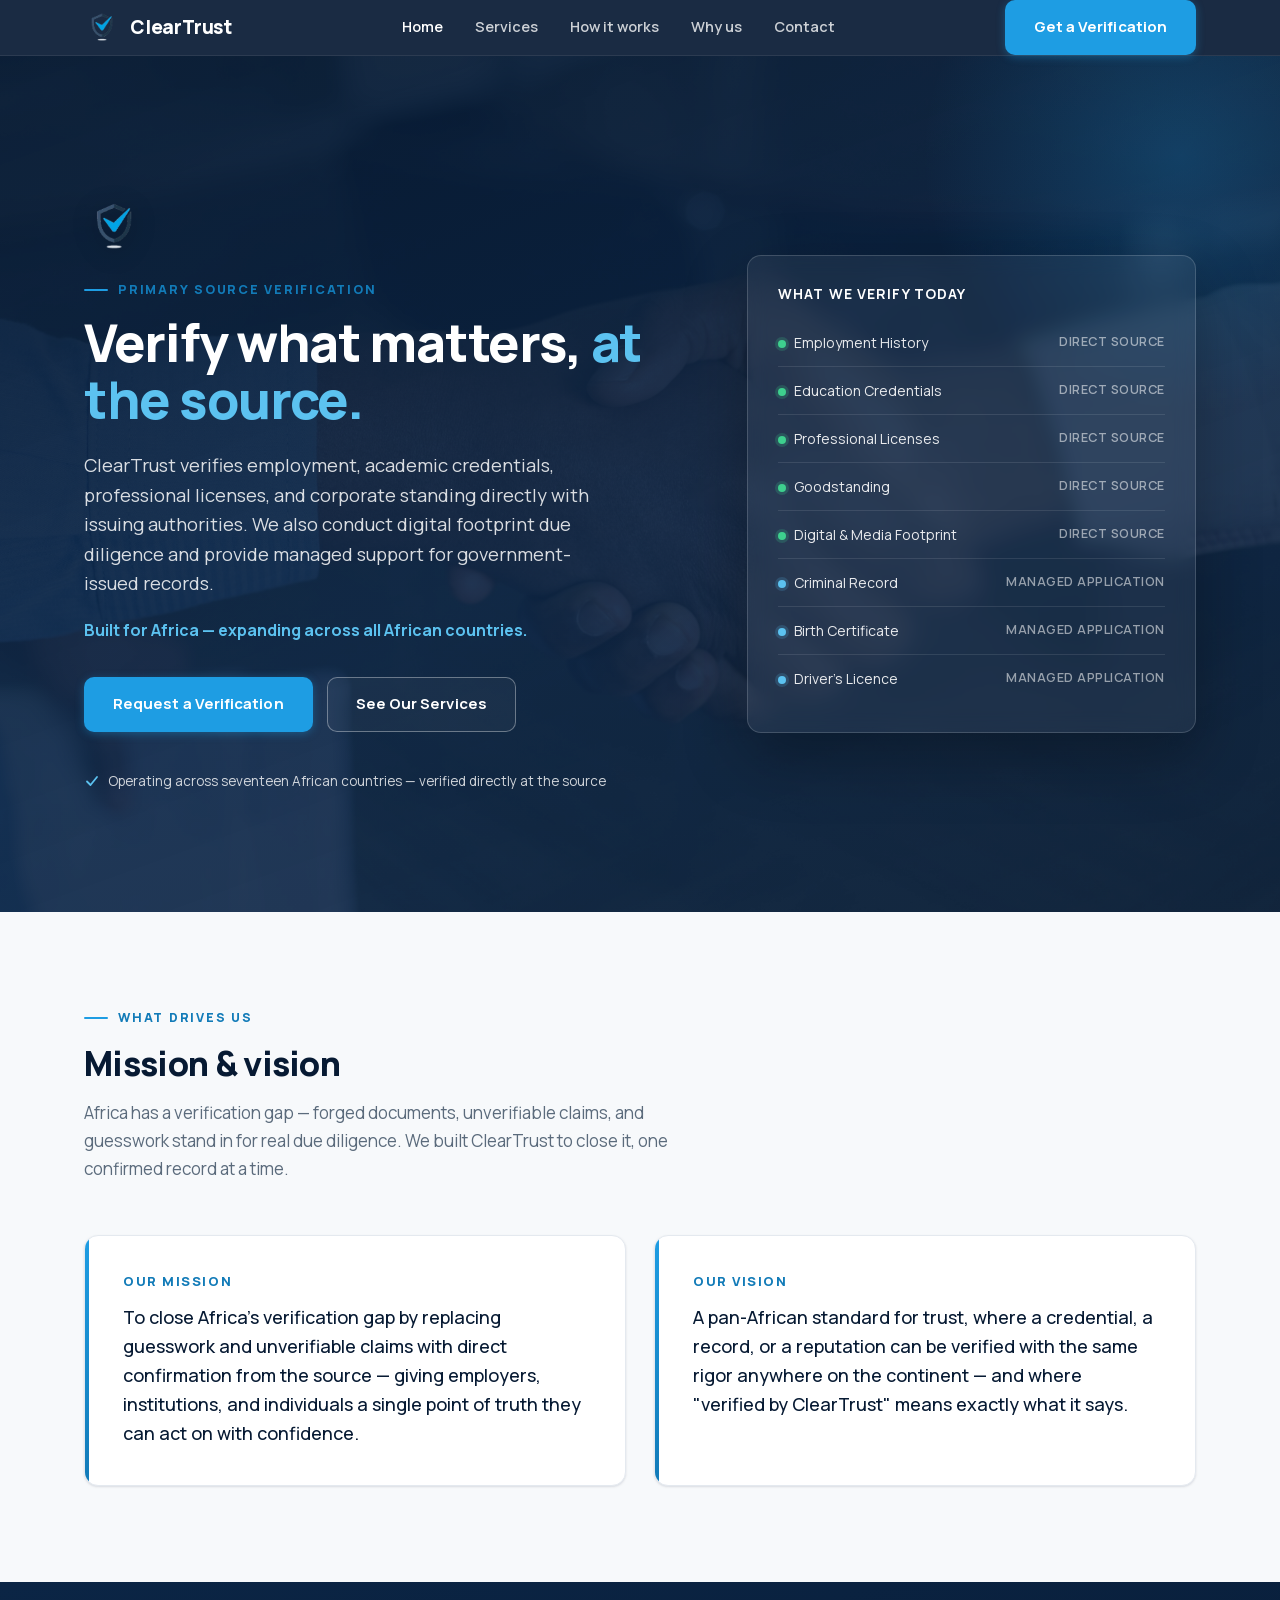
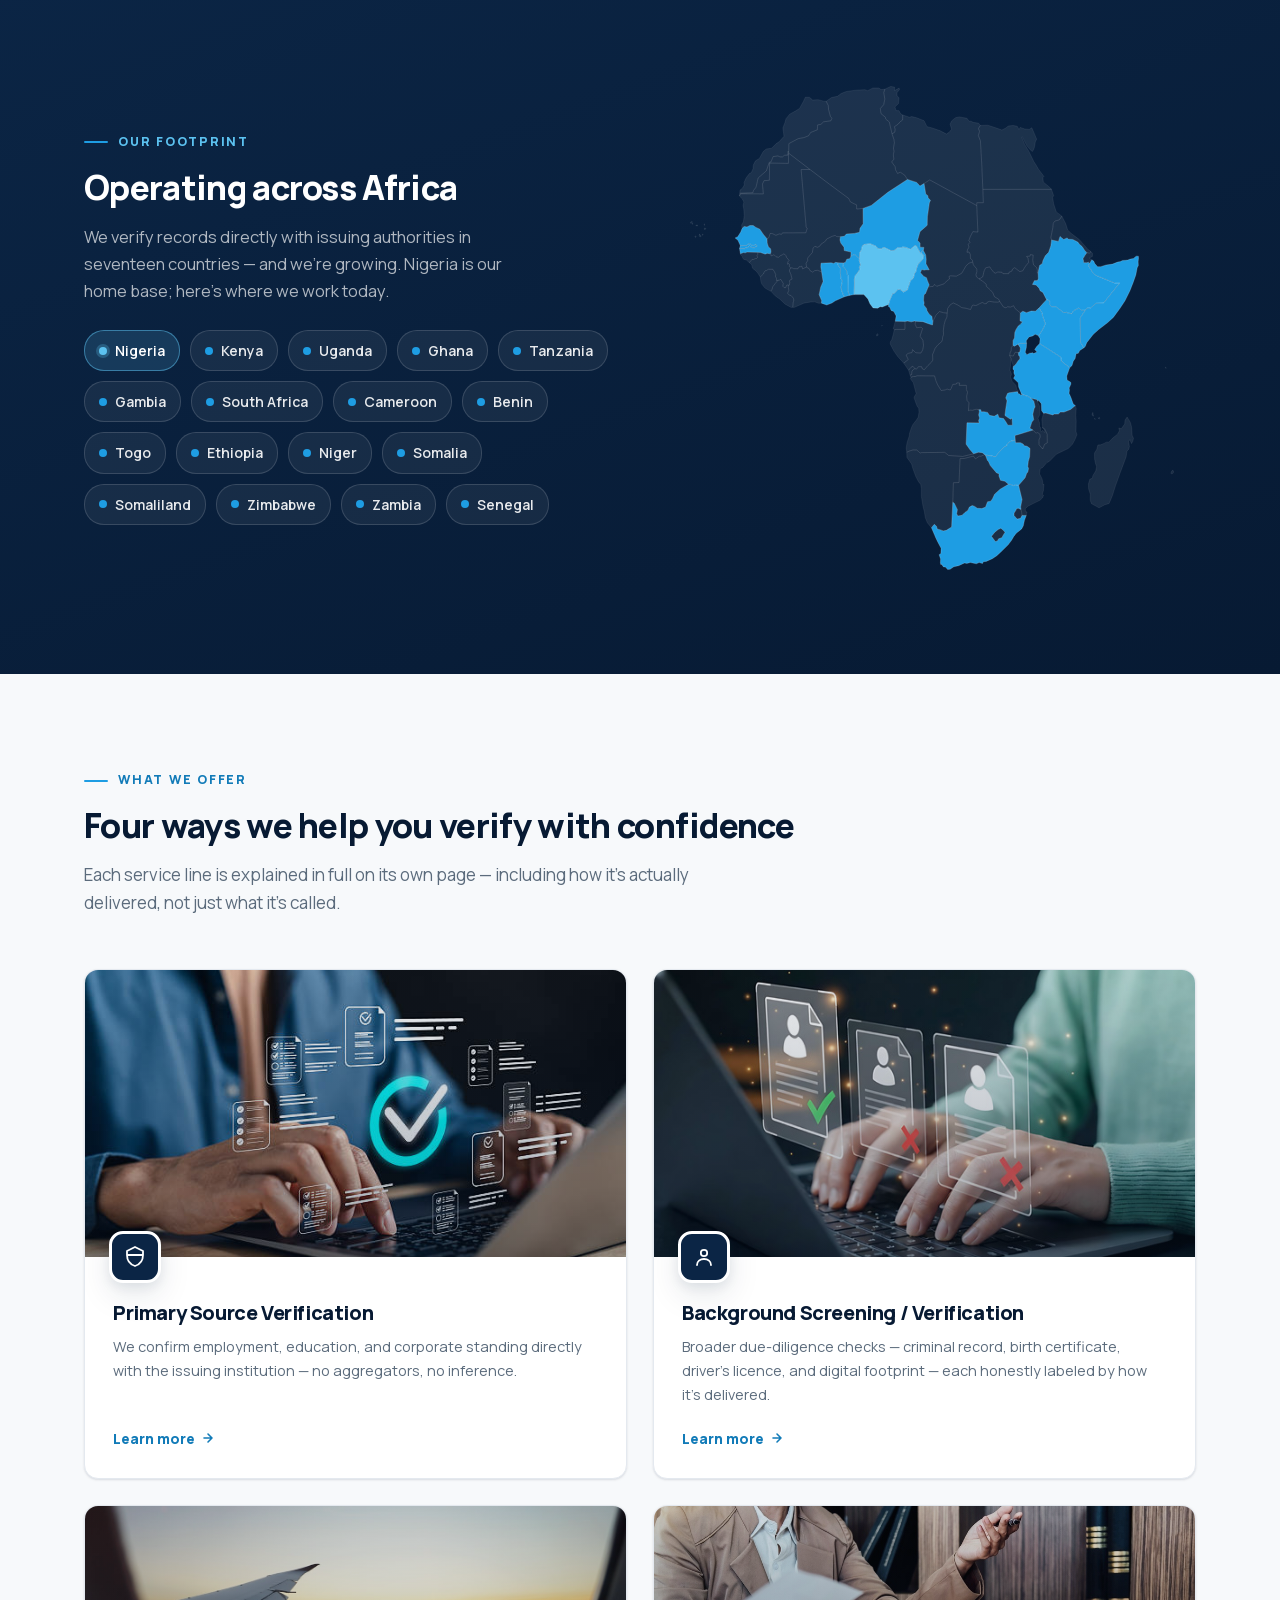
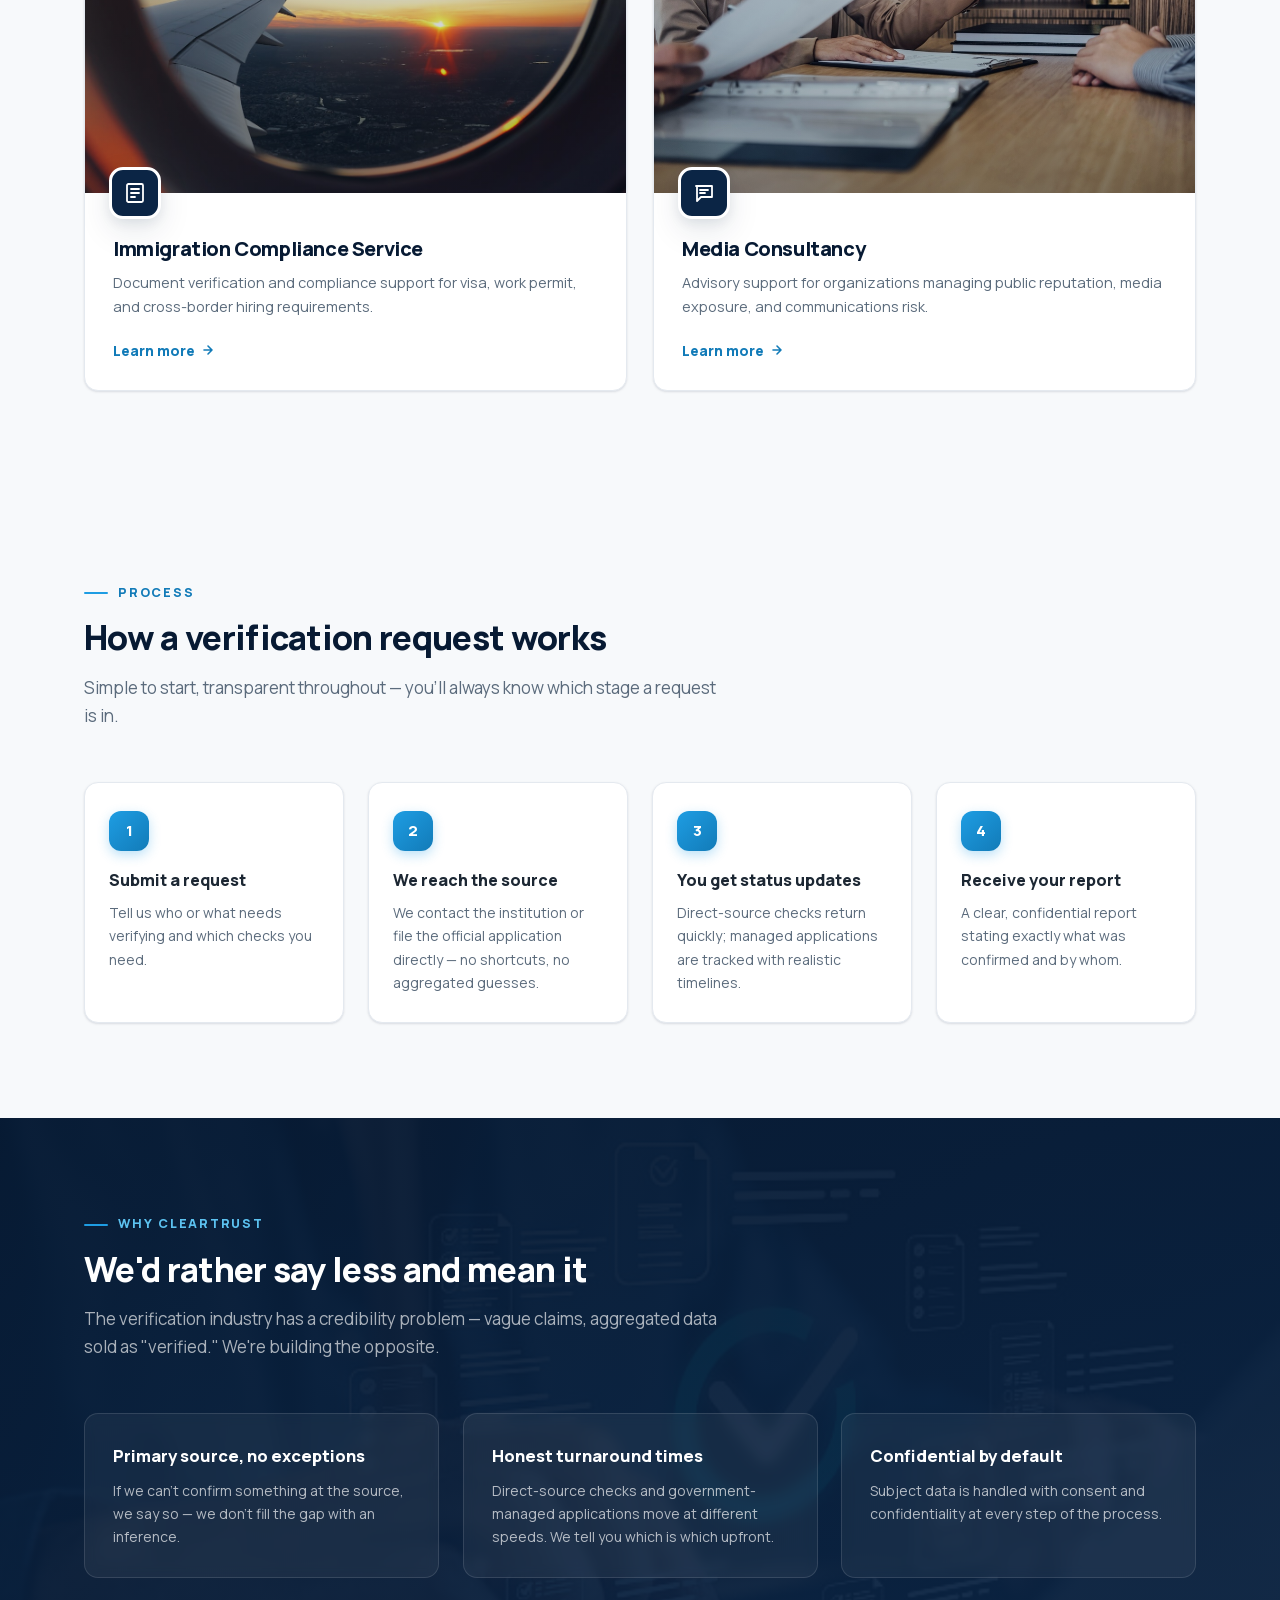
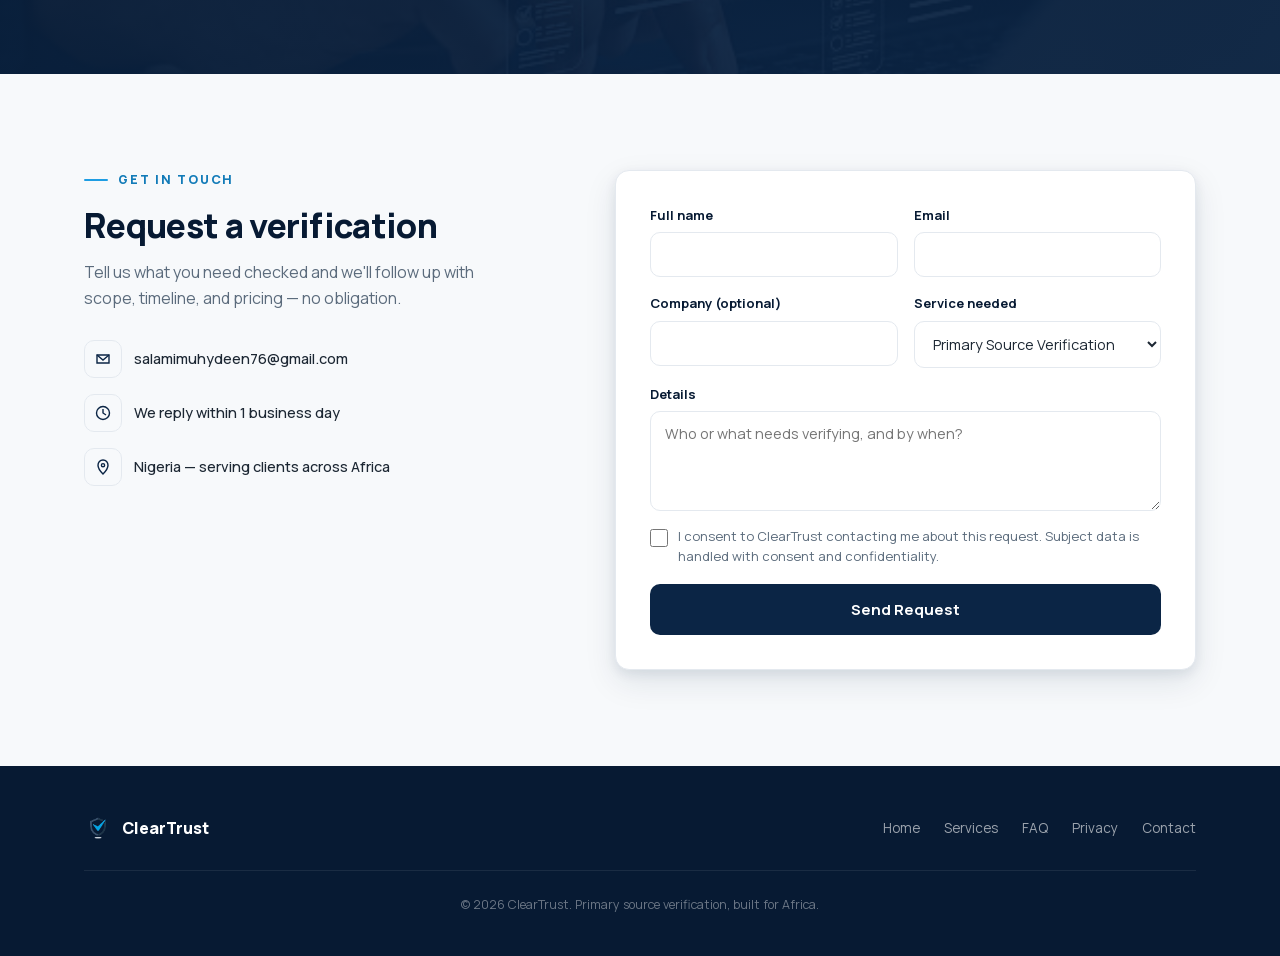
<file: index.html>
<!DOCTYPE html>
<html lang="en">
<head>
<meta charset="UTF-8">
<meta name="viewport" content="width=device-width, initial-scale=1.0">
<title>ClearTrust — Primary Source Verification, Built for Africa</title>
<meta name="description" content="ClearTrust verifies employment, academic credentials, professional licenses, and corporate standing directly with issuing authorities — plus digital footprint due diligence and managed government-record support. Operating across seventeen African countries.">
<meta name="theme-color" content="#071a33">
<link rel="icon" type="image/png" href="assets/images/logo1-transparent.png">
<script>document.documentElement.className+=" js"</script>
<link rel="canonical" href="https://olluwatosin.github.io/cleartrust/index.html">
<meta property="og:type" content="website">
<meta property="og:site_name" content="ClearTrust">
<meta property="og:title" content="ClearTrust — Primary Source Verification, Built for Africa">
<meta property="og:description" content="ClearTrust verifies employment, academic credentials, professional licenses, and corporate standing directly with issuing authorities — plus digital footprint due diligence and managed government-record support. Operating across seventeen African countries.">
<meta property="og:url" content="https://olluwatosin.github.io/cleartrust/index.html">
<meta property="og:image" content="https://olluwatosin.github.io/cleartrust/assets/images/og-image.png">
<meta property="og:image:width" content="1200">
<meta property="og:image:height" content="630">
<meta name="twitter:card" content="summary_large_image">
<meta name="twitter:title" content="ClearTrust — Primary Source Verification, Built for Africa">
<meta name="twitter:description" content="ClearTrust verifies employment, academic credentials, professional licenses, and corporate standing directly with issuing authorities — plus digital footprint due diligence and managed government-record support. Operating across seventeen African countries.">
<meta name="twitter:image" content="https://olluwatosin.github.io/cleartrust/assets/images/og-image.png">
<link rel="stylesheet" href="css/style.css">
<script type="application/ld+json">
{
  "@context": "https://schema.org",
  "@type": "ProfessionalService",
  "name": "ClearTrust",
  "description": "Primary source verification company — verifies employment, academic credentials, professional licenses, and corporate standing directly with issuing authorities, plus digital footprint due diligence and managed government-record support.",
  "url": "https://olluwatosin.github.io/cleartrust/",
  "logo": "https://olluwatosin.github.io/cleartrust/assets/images/logo1-transparent.png",
  "image": "https://olluwatosin.github.io/cleartrust/assets/images/og-image.png",
  "email": "salamimuhydeen76@gmail.com",
  "areaServed": ["Nigeria", "Kenya", "Uganda", "Ghana", "Tanzania", "Gambia", "South Africa", "Cameroon", "Benin", "Togo", "Ethiopia", "Niger", "Somalia", "Zimbabwe", "Zambia", "Senegal", "Somaliland"],
  "address": { "@type": "PostalAddress", "addressCountry": "NG" },
  "slogan": "Verify what matters, at the source."
}
</script>
</head>
<body>

<a class="skip-link" href="#main">Skip to content</a>

<header>
  <nav class="wrap">
    <a href="index.html" class="logo">
      <img src="assets/images/logo1-transparent.png" alt="ClearTrust logo">
      ClearTrust
    </a>
    <div class="nav-links">
      <a href="index.html" class="active">Home</a>
      <a href="services.html">Services</a>
      <a href="index.html#how-it-works">How it works</a>
      <a href="index.html#why-us">Why us</a>
      <a href="index.html#contact">Contact</a>
    </div>
    <div class="nav-cta">
      <a href="index.html#contact" class="btn btn-primary">Get a Verification</a>
    </div>
    <button class="menu-toggle" aria-label="Open menu" aria-expanded="false">
      <svg width="22" height="22" viewBox="0 0 22 22" fill="none"><path d="M3 6h16M3 11h16M3 16h16" stroke="currentColor" stroke-width="2" stroke-linecap="round"/></svg>
    </button>
  </nav>
  <div class="mobile-menu">
    <a href="index.html">Home</a>
    <a href="services.html">Services</a>
    <a href="index.html#how-it-works">How it works</a>
    <a href="index.html#why-us">Why us</a>
    <a href="index.html#contact">Contact</a>
    <a href="index.html#contact" class="btn btn-primary">Get a Verification</a>
  </div>
</header>

<section id="main" tabindex="-1" class="hero">
  <div class="wrap hero-grid">
    <div>
      <img src="assets/images/logo1-transparent.png" alt="ClearTrust" class="hero-logo">
      <div class="eyebrow">Primary Source Verification</div>
      <h1>Verify what matters, <span>at the source.</span></h1>
      <p class="lead">ClearTrust verifies employment, academic credentials, professional licenses, and corporate standing directly with issuing authorities. We also conduct digital footprint due diligence and provide managed support for government-issued records.</p>
      <p class="hero-tagline">Built for Africa — expanding across all African countries.</p>
      <div class="hero-actions">
        <a href="index.html#contact" class="btn btn-primary">Request a Verification</a>
        <a href="services.html" class="btn btn-outline">See Our Services</a>
      </div>
      <div class="hero-note">
        <svg width="16" height="16" viewBox="0 0 16 16" fill="none"><path d="M3 8.5L6.5 12L13 4" stroke="#5cc2f0" stroke-width="1.8" stroke-linecap="round" stroke-linejoin="round"/></svg>
        Operating across seventeen African countries — verified directly at the source
      </div>
    </div>
    <div class="hero-panel">
      <h3>What we verify today</h3>
      <div class="verify-row"><span><span class="status-dot status-live"></span>Employment History</span><span>Direct source</span></div>
      <div class="verify-row"><span><span class="status-dot status-live"></span>Education Credentials</span><span>Direct source</span></div>
      <div class="verify-row"><span><span class="status-dot status-live"></span>Professional Licenses</span><span>Direct source</span></div>
      <div class="verify-row"><span><span class="status-dot status-live"></span>Goodstanding</span><span>Direct source</span></div>
      <div class="verify-row"><span><span class="status-dot status-live"></span>Digital & Media Footprint</span><span>Direct source</span></div>
      <div class="verify-row"><span><span class="status-dot status-progress"></span>Criminal Record</span><span>Managed application</span></div>
      <div class="verify-row"><span><span class="status-dot status-progress"></span>Birth Certificate</span><span>Managed application</span></div>
      <div class="verify-row"><span><span class="status-dot status-progress"></span>Driver's Licence</span><span>Managed application</span></div>
    </div>
  </div>
</section>

<section class="mv">
  <div class="wrap">
    <div class="eyebrow">What Drives Us</div>
    <h2>Mission &amp; vision</h2>
    <p class="section-sub">Africa has a verification gap — forged documents, unverifiable claims, and guesswork stand in for real due diligence. We built ClearTrust to close it, one confirmed record at a time.</p>
    <div class="mv-grid">
      <div class="mv-card">
        <h3>Our Mission</h3>
        <p>To close Africa's verification gap by replacing guesswork and unverifiable claims with direct confirmation from the source — giving employers, institutions, and individuals a single point of truth they can act on with confidence.</p>
      </div>
      <div class="mv-card">
        <h3>Our Vision</h3>
        <p>A pan-African standard for trust, where a credential, a record, or a reputation can be verified with the same rigor anywhere on the continent — and where "verified by ClearTrust" means exactly what it says.</p>
      </div>
    </div>
  </div>
</section>

<section class="coverage">
  <div class="wrap coverage-grid">
    <div class="coverage-text">
      <div class="eyebrow">Our Footprint</div>
      <h2>Operating across Africa</h2>
      <p class="section-sub">We verify records directly with issuing authorities in seventeen countries — and we're growing. Nigeria is our home base; here's where we work today.</p>
      <ul class="country-list">
        <li class="ct-home">Nigeria</li>
        <li>Kenya</li>
        <li>Uganda</li>
        <li>Ghana</li>
        <li>Tanzania</li>
        <li>Gambia</li>
        <li>South Africa</li>
        <li>Cameroon</li>
        <li>Benin</li>
        <li>Togo</li>
        <li>Ethiopia</li>
        <li>Niger</li>
        <li>Somalia</li>
        <li>Somaliland</li>
        <li>Zimbabwe</li>
        <li>Zambia</li>
        <li>Senegal</li>
      </ul>
    </div>
    <div class="coverage-map">
      <!-- Africa map derived from the simplemaps.com world map (MIT License, (c) 2015 Simplemaps.com / Pareto Software, LLC) -->
      <svg class="africa-map" viewBox="828.1 326.3 475.5 475.4" role="img" aria-label="Map of Africa highlighting the seventeen countries where ClearTrust operates" xmlns="http://www.w3.org/2000/svg">
<g class="ct-base-layer">
<path class="ct-base" data-name="Angola" d="m 1068.3,609.6 -16.6,-0.1 -1.9,0.7 -1.7,-0.1 -2.3,0.9 -0.5,1.2 2.8,4 1.1,4.3 1.6,6.1 -1.7,2.6 -0.3,1.3 1.3,3.8 1.5,3.9 1.6,2.2 0.3,3.6 -0.7,4.8 -1.8,2.8 -3.3,4.2 -1.3,2.6 -1.9,5.7 -0.3,2.7 -2,5.9 -0.9,5.5 0.5,4 2.7,-1.2 3.3,-1 3.6,0.1 3.2,2.9 0.9,-0.4 22.5,-0.3 3.7,3 13.4,0.9 10.3,-2.5 -3.5,-4 -3.6,-5.2 0.8,-20.3 11.6,0.1 -0.5,-2.2 0.9,-2.4 -0.9,-3 0.7,-3 -0.5,-2 -2.6,-0.4 -3.5,1 -2.4,-0.2 -1.4,0.6 0.5,-7.6 -1.9,-2.3 -0.3,-4 0.9,-3.8 -1.2,-2.4 0,-4 -6.8,0 0.5,-2.3 -2.9,0 -0.3,1.1 -3.4,0.3 -1.5,3.7 -0.9,1.6 -3,-0.9 -1.9,0.9 -3.7,0.5 -2.1,-3.3 -1.3,-2.1 -1.6,-3.8 -1.3,-4.7 z m -21.8,-1.3 0.2,-2.7 0.9,-1.7 2,-1.3 -2,-2.2 -1.8,1.1 -2.2,2.7 1.4,4.8 1.5,-0.7 z"/>
<path class="ct-base" data-name="Burundi" d="m 1148.2,590 -0.3,-2.5 0,0 -3,-0.4 -1.7,3.6 -3.5,-0.5 1.4,2.9 0.1,1.1 2,6.1 -0.1,0.3 0.6,-0.1 2.1,-2.3 2.2,-3.3 1.4,-1.4 0,-2 -1.2,-1.5 z"/>
<path class="ct-base" data-name="Burkina Faso" d="m 978.8,477.2 -3.6,0 -1.4,-1.2 -3,0.9 -5.2,2.6 -1.1,2 -4.3,2.9 -0.8,1.6 -2.3,1.3 -2.7,-0.9 -1.6,1.6 -0.8,4.4 -4.5,5.2 0.2,2.2 -1.6,2.7 0.4,3.7 2.5,1.4 1,2.1 2.5,1.3 1.9,-1.6 2.7,-0.2 3.8,1.6 -0.8,-4.8 0.2,-3.6 9.7,-0.3 2.4,0.5 1.8,-1 2.6,0.5 4.9,0.1 1.9,-0.7 1.2,-2.8 2.7,-0.6 1.2,-1.9 0.1,-4.4 -6.4,-1.4 -0.2,-3.1 -3.1,-4.1 -0.8,-2.9 0.5,-3.1 z"/>
<path class="ct-base" data-name="Botswana" d="m 1116.7,685 -1,-0.5 -3.2,1.5 -1.6,0 -3.7,2.5 -2,-2.6 -8.6,2.2 -4.1,0.2 -0.9,22.7 -5.4,0.2 -0.6,18.5 1.4,1 3,6.1 -0.7,3.8 1.1,2.3 4,-0.7 2.8,-2.8 2.7,-1.9 1.5,-3.1 2.7,-1.5 2.3,0.8 2.5,1.8 4.4,0.3 3.6,-1.5 0.6,-2 1.2,-3 3,-0.5 1.7,-2.4 2,-4.3 5.2,-4.7 8,-4.7 -3.4,-2.9 -4.2,-0.9 -1.5,-4.1 0.1,-2.2 -2.3,-0.7 -6,-7 -1.6,-3.7 -1.1,-1.1 -1.9,-5.1 z"/>
<path class="ct-base" data-name="Central African Republic" d="m 1110.5,517.3 -0.5,-0.3 -2,-1.8 -0.3,-2 0.8,-2.6 0,-2.6 -3.3,-4 -0.7,-2.7 -3.5,1.1 -2.8,2.5 -4,7 -5.2,2.9 -5.4,-0.4 -1.6,0.6 0.6,2.3 -2.9,2.2 -2.3,2.5 -7.1,2.4 -1.4,-1.4 -0.9,-0.2 -1,1.7 -4.7,0.4 -2.7,6.5 -1.4,1.1 -0.4,5 0.6,2.7 -0.4,1.9 2.6,3.3 0.5,2.3 2.1,3.2 2.6,2.1 0.3,2.9 0.6,1.8 2.9,-5.9 3.3,-3.4 3.8,1.1 3.6,0.4 0.5,-4.5 2.2,-3.2 3,-2 4.6,2.1 3.6,2.4 4.1,0.6 4.2,1.2 1.6,-3.8 0.8,-0.5 2.6,0.6 6.2,-3.1 2.2,1.3 1.8,-0.2 0.9,-1.5 2,-0.6 4.3,0.7 3.6,0.1 1.8,-0.6 -0.9,-2.1 -4.2,-2.5 -1.5,-3.8 -2.4,-2.7 -3.8,-3.4 -0.1,-2 -3.1,-2.6 -3.8,-2.5 z"/>
<path class="ct-base" data-name="Côte d'Ivoire" d="m 946.5,506.2 -2.3,0.9 -1.3,0.8 -0.9,-2.7 -1.6,0.7 -1,-0.1 -1,1.9 -4.3,-0.1 -1.6,-1 -0.7,0.6 -1.1,0.5 -0.5,2.2 1.3,2.6 1.3,5.1 -2,0.8 -0.6,0.9 0.4,1.2 -0.3,2.8 -0.9,0 -0.3,1.8 0.6,3.1 -1.2,2.8 1.6,1.8 1.8,0.4 2.3,2.7 0.2,2.5 -0.5,0.8 -0.5,5.2 1.1,0.2 5.6,-2.4 3.9,-1.8 6.6,-1.1 3.6,-0.1 3.9,1.3 2.6,-0.1 0.2,-2.5 -2.4,-5.5 1.5,-7.2 2.3,-5.3 -1.4,-9.1 -3.8,-1.6 -2.7,0.2 -1.9,1.6 -2.5,-1.3 -1,-2.1 -2.5,-1.4 z"/>
<path class="ct-base" data-name="DR Congo" d="m 1124.9,539.4 -4.3,-0.7 -2,0.6 -0.9,1.5 -1.8,0.2 -2.2,-1.3 -6.2,3.1 -2.6,-0.6 -0.8,0.5 -1.6,3.8 -4.2,-1.2 -4.1,-0.6 -3.6,-2.4 -4.6,-2.1 -3,2 -2.2,3.2 -0.5,4.5 -0.3,3.8 -1.6,3.4 -1.1,4 -0.7,5.6 0.3,3.6 -0.9,2.2 -0.2,2.4 -0.6,2 -3.7,3.1 -2.6,3.2 -2.5,6.2 0.2,5.3 -1.4,2 -3.3,3.1 -3.4,4 -2,-1.1 -0.4,-1.8 -3.1,-0.1 -1.9,2.4 -1.5,-0.6 -2,1.3 -0.9,1.7 -0.2,2.7 -1.5,0.7 0.8,2 2.3,-0.9 1.7,0.1 1.9,-0.7 16.6,0.1 1.3,4.7 1.6,3.8 1.3,2.1 2.1,3.3 3.7,-0.5 1.9,-0.9 3,0.9 0.9,-1.6 1.5,-3.7 3.4,-0.3 0.3,-1.1 2.9,0 -0.5,2.3 6.8,0 0,4 1.2,2.4 -0.9,3.8 0.3,4 1.9,2.3 -0.5,7.6 1.4,-0.6 2.4,0.2 3.5,-1 2.6,0.4 1.9,0.1 0.3,2 2.6,-0.1 3.5,0.6 1.8,2.8 4.5,0.9 3.4,-2 1.2,3.4 4.3,0.8 2,2.8 2.1,3.5 4.3,0 -0.3,-6.9 -1.5,1.2 -3.9,-2.5 -1.4,-1.1 0.8,-6.4 1.2,-7.5 -1.2,-2.8 1.6,-4.1 1.6,-0.7 7.5,-1.1 1,0.3 0.2,-1.1 -1.5,-1.7 -0.7,-3.5 -3.4,-3.5 -1.8,-4.5 1,-2.7 -1.5,-3.6 1.1,-10.2 0.1,0.1 -0.1,-1.1 -1.4,-2.9 0.6,-3.5 0.8,-0.4 0.2,-3.8 1.6,-1.8 0.1,-4.8 1.3,-2.4 0.3,-5.1 1.2,-3 2.1,-3.3 2.2,-1.7 1.8,-2.3 -2.3,-0.8 0.3,-7.5 0,0 -5,-4.2 -1.4,-2.7 -3.1,1.3 -2.6,-0.4 -1.5,1.1 -2.5,-0.8 -3.5,-5.2 -1.8,0.6 -3.6,-0.1 z"/>
<path class="ct-base" data-name="Congo" d="m 1080.3,549.9 -3.6,-0.4 -3.8,-1.1 -3.3,3.4 -2.9,5.9 -0.4,3.5 -4.5,-1.5 -4.5,-1.7 -7.1,-0.3 -0.4,2.8 1.5,3.3 4.2,-0.5 1.4,1.2 -2.4,7.4 2.7,3.8 0.6,4.9 -0.8,4.3 -1.7,3 -4.9,-0.3 -3,-3 -0.5,2.8 -3.8,0.8 -1.9,1.6 2.1,4.2 -4.3,3.5 4.6,6.7 2.2,-2.7 1.8,-1.1 2,2.2 1.5,0.6 1.9,-2.4 3.1,0.1 0.4,1.8 2,1.1 3.4,-4 3.3,-3.1 1.4,-2 -0.2,-5.3 2.5,-6.2 2.6,-3.2 3.7,-3.1 0.6,-2 0.2,-2.4 0.9,-2.2 -0.3,-3.6 0.7,-5.6 1.1,-4 1.6,-3.4 0.3,-3.8 z"/>
<path class="ct-base" data-name="Djibouti" d="m 1217.8,499.2 -2.5,-1.7 3.1,-1.5 0.1,-2.7 -1.4,-1.9 -1.6,1.5 -2.4,-0.5 -1.9,2.8 -1.8,3 0.5,1.7 0.2,2 3.1,0.1 1.3,-0.5 1.3,1.1 2,-3.4 z"/>
<path class="ct-base" data-name="Algeria" d="m 1021,336.9 -3.6,0.4 -2.2,-1.5 -5.6,0 -4.9,2.6 -2.7,-1 -8.7,0.5 -8.9,1.2 -5,2 -3.4,2.6 -5.7,1.2 -5.1,3.5 2,4.1 0.3,3.9 1.8,6.7 1.4,1.4 -1,2.5 -7,1 -2.5,2.4 -3.1,0.5 -0.3,4.7 -6.3,2.5 -2.1,3.2 -4.4,1.7 -5.4,1 -8.9,4.7 -0.1,7.5 0,0.4 -0.1,1.2 20.3,15.5 18.4,13.9 18.6,13.8 1.3,3 3.4,1.8 2.6,1.1 0.1,4 6.1,-0.6 7.8,-2.8 15.8,-12.5 18.6,-12.2 -2.5,-4 -4.3,-2.9 -2.6,1.2 -2,-3.6 -0.2,-2.7 -3.4,-4.7 2.1,-2.6 -0.5,-4 0.6,-3.5 -0.5,-2.9 0.9,-5.2 -0.4,-3 -1.9,-5.6 -2.6,-11.3 -3.4,-2.6 0,-1.5 -4.5,-3.8 -0.6,-4.8 3.2,-3.6 1.1,-5.3 -1,-6.2 1,-3.3 z"/>
<path class="ct-base" data-name="Egypt" d="m 1129.7,374.8 -5.5,-1.9 -5.3,-1.7 -7.1,0.2 -1.8,3 1.1,2.7 -1.2,3.9 2,5.1 1.3,22.7 1,23.4 22.1,0 21.4,0 21.8,0 -1,-1.3 -6.8,-5.7 -0.4,-4.2 1,-1.1 -5.3,-7 -2,-3.6 -2.3,-3.5 -4.8,-9.9 -3.9,-6.4 -2.8,-6.7 0.5,-0.6 4.6,9.1 2.7,2.9 2,2 1.2,-1.1 1.2,-3.3 0.7,-4.8 1.3,-2.5 -0.7,-1.7 -3.9,-9.2 0,0 -2.5,1.6 -4.2,-0.4 -4.4,-1.5 -1.1,2.1 -1.7,-3.2 -3.9,-0.8 -4.7,0.6 -2.1,1.8 -3.9,2 -2.6,-1 z"/>
<path class="ct-base" data-name="Eritrea" d="m 1198.1,474 -3.2,-3.1 -1.8,-5.9 -3.7,-7.3 -2.6,3.6 -4,1 -1.6,2 -0.4,4.2 -1.9,9.4 0.7,2.5 6.5,1.3 1.5,-4.7 3.5,2.9 3.2,-1.5 1.4,1.3 3.9,0.1 4.9,2.5 1.6,2.2 2.5,2.1 2.5,3.7 2,2.1 2.4,0.5 1.6,-1.5 -2.8,-1.9 -1.9,-2.2 -3.2,-3.7 -3.2,-3.6 -7.9,-6 z"/>
<path class="ct-base" data-name="Gabon" d="m 1050.2,557.7 -0.7,-0.3 -3.4,0.8 -3.4,-0.8 -2.6,0.4 0,7.6 -8.2,0 -1.9,0.3 -1.1,4.8 -1.3,4.6 -1.3,2 -0.2,2.1 3.4,6.6 3.7,5.3 5.8,6.4 4.3,-3.5 -2.1,-4.2 1.9,-1.6 3.8,-0.8 0.5,-2.8 3,3 4.9,0.3 1.7,-3 0.8,-4.3 -0.6,-4.9 -2.7,-3.8 2.4,-7.4 -1.4,-1.2 -4.2,0.5 -1.5,-3.3 0.4,-2.8 z"/>
<path class="ct-base" data-name="Guinea" d="m 912.4,493 -0.8,0.4 -3,-0.5 -0.4,0.7 -1.3,0.1 -4,-1.5 -2.7,-0.1 -0.1,2.1 -0.6,0.7 0.4,2.1 -0.8,0.9 -1.3,0 -1.4,1 -1.7,-0.1 -2.6,3.1 1.6,1.1 0.8,1.4 0.7,2.8 1.3,1.2 1.5,0.9 2.1,2.5 2.4,3.7 3,-2.8 0.7,-1.7 1,-1.4 1.5,-0.2 1.3,-1.2 4.5,0 1.5,2.3 1.2,2.7 -0.2,1.8 0.9,1.7 0,2.3 1.5,-0.3 1.2,-0.2 1.5,-0.7 2.3,3.9 -0.4,2.6 1.1,1.3 1.6,0.1 1.1,-2.6 1.6,0.2 0.9,0 0.3,-2.8 -0.4,-1.2 0.6,-0.9 2,-0.8 -1.3,-5.1 -1.3,-2.6 0.5,-2.2 1.1,-0.5 -1.7,-1.8 0.3,-1.9 -0.7,-0.7 -1.2,0.6 0.2,-2.1 1.2,-1.6 -2.3,-2.7 -0.6,-1.7 -1.3,-1.4 -1.1,-0.2 -1.3,0.9 -1.8,0.8 -1.6,1.4 -2.4,-0.5 -1.5,-1.6 -0.9,-0.2 -1.5,0.8 -0.9,0 -0.3,-2.3 z"/>
<path class="ct-base" data-name="Guinea-Bissau" d="m 900.2,492.1 -10.3,-0.3 -1.5,0.7 -1.8,-0.2 -3,1.1 0.3,1.3 1.7,1.4 0,0.9 1.2,1.8 2.4,0.5 2.9,2.6 2.6,-3.1 1.7,0.1 1.4,-1 1.3,0 0.8,-0.9 -0.4,-2.1 0.6,-0.7 0.1,-2.1 z"/>
<path class="ct-base" data-name="Eq. Guinea" d="m 1040.1,557.8 -9.2,-0.2 -1.9,7.2 1,0.9 1.9,-0.3 8.2,0 0,-7.6 z"/>
<path class="ct-base" data-name="Liberia" d="m 929.4,523.3 -1.6,-0.2 -1.1,2.6 -1.6,-0.1 -1.1,-1.3 0.4,-2.6 -2.3,-3.9 -1.5,0.7 -1.2,0.2 -2.6,3 -2.6,3.4 -0.3,1.9 -1.3,2 3.7,4.1 4.8,3.5 5.1,4.8 5.7,3.1 1.5,-0.1 0.5,-5.2 0.5,-0.8 -0.2,-2.5 -2.3,-2.7 -1.8,-0.4 -1.6,-1.8 1.2,-2.8 -0.6,-3.1 0.3,-1.8 z"/>
<path class="ct-base" data-name="Libya" d="m 1111.8,371.4 -1.5,-2.1 -5.4,-0.8 -1.8,-1.1 -2,0 -2,-2.8 -7.3,-1.3 -3.6,0.8 -3.7,3 -1.5,3.1 1.5,4.8 -2.4,3 -2.5,1.6 -5.9,-3.1 -7.7,-2.7 -4.9,-1.2 -2.8,-5.7 -7.2,-2.8 -4.5,-1.1 -2.2,0.6 -6.4,-2.2 -0.1,4.9 -2.6,1.8 -1.5,2 -3.7,2.5 0.7,2.6 -0.4,2.7 -2.6,1.4 1.9,5.6 0.4,3 -0.9,5.2 0.5,2.9 -0.6,3.5 0.5,4 -2.1,2.6 3.4,4.7 0.2,2.7 2,3.6 2.6,-1.2 4.3,2.9 2.5,4 8.8,2.8 3.1,3.5 3.9,-2.4 5.4,-3.5 22.3,12.2 22.4,12.2 0,-2.7 6.3,0 -0.5,-12.7 -1,-23.4 -1.3,-22.7 -2,-5.1 1.2,-3.9 -1.1,-2.7 1.8,-3 z"/>
<path class="ct-base" data-name="Lesotho" d="m 1128.1,766.5 1.1,-2 3.1,-1 1.1,-2.1 1.9,-3.1 -1.7,-1.9 -2.3,-2 -2.6,1.3 -3.1,2.5 -3.2,4 3.7,4.9 2,-0.6 z"/>
<path class="ct-base" data-name="Morocco" d="m 965.2,348.4 -2.3,-0.1 -5.5,-1.4 -5,0.4 -3.1,-2.7 -3.9,0 -1.8,3.9 -3.7,6.7 -4,2.6 -5.4,2.9 -3.5,4.3 -0.9,3.4 -2.1,5.4 1.1,7.9 -4.7,5.3 -2.7,1.7 -4.4,4.4 -5.1,0.7 -2.8,2.4 -0.1,0.1 -3.6,6.5 -3.7,2.3 -2.1,4 -0.2,3.3 -1.6,3.8 -1.9,1 -3.1,4 -2,4.5 0.3,2.2 -1.9,3.3 -2.2,1.7 -0.3,3 0.1,0 12.4,-0.5 0.7,-2.3 2.3,-2.9 2,-8.8 7.8,-6.8 2.8,-8.1 1.7,-0.4 1.9,-5 4.6,-0.7 1.9,0.9 2.5,0 1.8,-1.5 3.4,-0.2 -0.1,-3.4 0,0 0.8,0 0.1,-7.5 8.9,-4.7 5.4,-1 4.4,-1.7 2.1,-3.2 6.3,-2.5 0.3,-4.7 3.1,-0.5 2.5,-2.4 7,-1 1,-2.5 -1.4,-1.4 -1.8,-6.7 -0.3,-3.9 -2,-4.1 z"/>
<path class="ct-base" data-name="Madagascar" d="m 1255.7,658.4 -1.1,-4.2 -1.4,-2.7 -1.8,-2.7 -2,2.8 -0.3,3.8 -3.3,4.5 -2.3,-0.8 0.6,2.7 -1.8,3.2 -4.8,3.9 -3.4,3.7 -2.4,0 -2.2,1.2 -3.1,1.3 -2.8,0.2 -1,4.1 -2.2,3.5 0.1,5.9 0.8,4 1.1,3 -0.8,4.1 -2.9,4.8 -0.2,2.1 -2.6,1.1 -1.3,4.6 0.2,4.6 1.6,5 -0.1,5.7 1.2,3.3 4.2,2.3 3,1.7 5,-2.7 4.6,-1.5 3.1,-7.4 2.8,-8.9 4.3,-12 3.3,-8.8 2.7,-7.4 0.8,-5.4 1.6,-1.5 0.7,-2.7 -0.8,-4.7 1.2,-1.9 1.6,3.8 1.1,-1.9 0.8,-3.1 -1.3,-2.9 -0.5,-7.7 z"/>
<path class="ct-base" data-name="Mali" d="m 1000.3,450.3 -6.1,0.6 -0.1,-4 -2.6,-1.1 -3.4,-1.8 -1.3,-3 -18.6,-13.8 -18.4,-13.9 -8.4,0.1 2.4,27.4 2.4,27.5 1,0.8 -1.3,4.4 -22.3,0.1 -0.9,1.4 -2.1,-0.4 -3.2,1.3 -3.8,-1.8 -1.8,0.2 -1,3.7 -1.9,1.2 0.2,3.9 1.1,3.7 2.1,1.8 0.4,2.4 -0.3,2 0.3,2.3 0.9,0 1.5,-0.8 0.9,0.2 1.5,1.6 2.4,0.5 1.6,-1.4 1.8,-0.8 1.3,-0.9 1.1,0.2 1.3,1.4 0.6,1.7 2.3,2.7 -1.2,1.6 -0.2,2.1 1.2,-0.6 0.7,0.7 -0.3,1.9 1.7,1.8 0.7,-0.6 1.6,1 4.3,0.1 1,-1.9 1,0.1 1.6,-0.7 0.9,2.7 1.3,-0.8 2.3,-0.9 -0.4,-3.7 1.6,-2.7 -0.2,-2.2 4.5,-5.2 0.8,-4.4 1.6,-1.6 2.7,0.9 2.3,-1.3 0.8,-1.6 4.3,-2.9 1.1,-2 5.2,-2.6 3,-0.9 1.4,1.2 3.6,0 3.6,-0.3 2,-2.2 7.6,-0.6 4.9,-1 0.5,-3.9 3,-4.3 -0.1,-14.6 z"/>
<path class="ct-base" data-name="Mozambique" d="m 1203,640.7 -0.8,-2.9 0,0 0,0 -4.6,3.7 -6.2,2.5 -3.3,-0.1 -2.1,1.9 -3.9,0.1 -1.4,0.8 -6.7,-1.8 -2.1,0.3 -1.6,6 0.7,7.3 0.3,0 1.9,2 2.2,4.6 0.1,8.2 -2.5,1.3 -1.9,4.5 -3.4,-4 -0.2,-4.5 1.3,-2.9 -0.3,-2.6 -2.1,-1.6 -1.6,0.6 -3,-3 -17.1,5.2 0.3,4.5 0.3,2.4 4.6,-0.1 2.6,1.3 1.1,1.6 2.6,0.5 2.8,2 -0.3,8.1 -1.3,4.4 -0.5,4.7 0.8,1.9 -0.8,3.7 -0.9,0.6 -1.6,4.6 -6.2,7.2 2.2,9 1.1,4.5 -1.4,7.1 0.4,2.3 0.6,2.9 0.3,2.8 4.1,0 0.7,-3.3 -1.4,-0.5 -0.3,-2.6 2.6,-2.4 6.8,-3.4 4.6,-2.2 2.5,-2.3 0.9,-2.6 -1.2,-1.1 1.1,-3 0.5,-6.2 -1,0.3 0,-1.9 -0.8,-3.7 -2.4,-4.8 0.7,-4.6 2.3,-1.4 4.1,-4.6 2.2,-1.1 6.7,-6.8 6.4,-3.1 5.2,-2.5 3.7,-3.9 2.4,-4.4 1.9,-4.6 -0.9,-3.1 0.2,-9.9 -0.4,-5.6 0.4,-6.3 z"/>
<path class="ct-base" data-name="Mauritania" d="m 949.8,413.3 -20.3,-15.5 -0.2,9.7 -17.9,-0.3 -0.2,16.3 -5.2,0.5 -1.4,3.3 0.9,9.2 -21.6,-0.1 -1.2,2.2 2.8,2.7 1.4,3 -0.7,3.2 0.6,3.2 0.5,6.3 -0.8,5.9 -1.7,3.2 0.4,3.4 2,-2 2.7,0.5 2.8,-1.4 3.1,0 2.6,1.8 3.7,1.7 3.2,4.7 3.6,4.4 1.9,-1.2 1,-3.7 1.8,-0.2 3.8,1.8 3.2,-1.3 2.1,0.4 0.9,-1.4 22.3,-0.1 1.3,-4.4 -1,-0.8 -2.4,-27.5 -2.4,-27.4 8.4,-0.1 z"/>
<path class="ct-base" data-name="Malawi" d="m 1169.2,661.5 0.1,-2.3 -1.2,-1.9 0.1,-2.8 -1.5,-4.7 1.7,-3.5 -0.1,-7.7 -1.9,-4.1 0.2,-0.7 0,0 -1.1,-1.7 -5.4,-1.2 2.6,2.8 1.2,5.4 -1,1.8 -1.2,5.1 0.9,5.3 -1.8,2.2 -1.9,5.9 2.9,1.7 3,3 1.6,-0.6 2.1,1.6 0.3,2.6 -1.3,2.9 0.2,4.5 3.4,4 1.9,-4.5 2.5,-1.3 -0.1,-8.2 -2.2,-4.6 -1.9,-2 -0.3,0 0,0.8 1.1,0.3 1,3.4 -0.2,0.8 -1.9,-2.5 -1,1.6 -0.8,-1.4 z"/>
<path class="ct-base" data-name="Namibia" d="m 1105.4,683.7 -10.3,2.5 -13.4,-0.9 -3.7,-3 -22.5,0.3 -0.9,0.4 -3.2,-2.9 -3.6,-0.1 -3.3,1 -2.7,1.2 0.2,4.9 4.4,6.2 1.1,4 2.8,7.7 2.7,5.2 2.1,2.6 0.6,3.5 0,7.6 1.6,9.8 1.2,4.6 1,6.2 1.9,4.7 3.9,4.8 2.7,-3.2 2.1,1.8 0.8,2.7 2.4,0.5 3.3,1.2 2.9,-0.5 5,-3.2 1.1,-23.6 0.6,-18.5 5.4,-0.2 0.9,-22.7 4.1,-0.2 8.6,-2.2 2,2.6 3.7,-2.5 1.6,0 3.2,-1.5 0,-0.5 -2.1,-1.4 -3.6,-0.4 -4.6,1.5 z"/>
<path class="ct-base" data-name="Rwanda" d="m 1147.6,579.4 -3.3,1.9 -1.4,-0.6 -1.6,1.8 -0.2,3.8 -0.8,0.4 -0.6,3.5 3.5,0.5 1.7,-3.6 3,0.4 0,0 1.6,-0.8 0.4,-3.7 -2.3,-3.6 z"/>
<path class="ct-base" data-name="Western Sahara" d="m 929.6,396.2 -0.8,0 0,0 0.1,3.4 -3.4,0.2 -1.8,1.5 -2.5,0 -1.9,-0.9 -4.6,0.7 -1.9,5 -1.7,0.4 -2.8,8.1 -7.8,6.8 -2,8.8 -2.3,2.9 -0.7,2.3 -12.4,0.5 -0.1,0 -0.3,2.7 1.2,-2.2 21.6,0.1 -0.9,-9.2 1.4,-3.3 5.2,-0.5 0.2,-16.3 17.9,0.3 0.2,-9.7 0.1,-1.2 0,-0.4 z"/>
<path class="ct-base" data-name="Sudan" d="m 1180.8,468.5 0.4,-4.2 1.6,-2 4,-1 2.6,-3.6 -3.1,-2.4 -2.2,-1.6 -2.5,-7.6 -1.1,-6.5 1.1,-1.2 -2.1,-6.2 -21.8,0 -21.4,0 -22.1,0 0.5,12.7 -6.3,0 0,2.7 1.1,25.2 -4.8,-0.4 -2.4,4.7 -1.4,3.9 1.2,1.5 -1.8,1.9 0.7,2.7 -1.4,2.6 -0.5,2.4 2,-0.4 1.2,2.5 0.1,3.7 2.1,1.8 0,1.6 0.7,2.7 3.3,4 0,2.6 -0.8,2.6 0.3,2 2,1.8 0.5,0.3 1.7,-0.7 1.9,-1.2 1.3,-5.7 1.5,-2.9 4,-0.9 1,1.8 3,3.7 1.5,0.5 2,-1.1 4.1,0.3 0.8,1.3 5.5,0 0.2,-1.3 2.9,-1.2 0.5,-1.9 2.1,-1.3 4.8,3.7 2.8,-0.7 2.7,-4.5 3,-3.5 -0.6,-3.9 -1.4,-1.8 3.4,-0.3 0.3,-1.5 2.6,0.5 -0.5,4.7 0.8,4.6 2.9,2.5 0.7,2.2 0,3.1 0.8,0.1 0,-0.7 1.4,-6.7 2.6,-1.8 0.5,-2.6 2.3,-4.8 3.2,-3.2 2.1,-6.2 0.7,-5.5 -0.7,-2.5 1.9,-9.4 z"/>
<path class="ct-base" data-name="S. Sudan" d="m 1166,508.7 -0.7,-2.2 -2.9,-2.5 -0.8,-4.6 0.5,-4.7 -2.6,-0.5 -0.3,1.5 -3.4,0.3 1.4,1.8 0.6,3.9 -3,3.5 -2.7,4.5 -2.8,0.7 -4.8,-3.7 -2.1,1.3 -0.5,1.9 -2.9,1.2 -0.2,1.3 -5.5,0 -0.8,-1.3 -4.1,-0.3 -2,1.1 -1.5,-0.5 -3,-3.7 -1,-1.8 -4,0.9 -1.5,2.9 -1.3,5.7 -1.9,1.2 -1.7,0.7 3.8,2.5 3.1,2.6 0.1,2 3.8,3.4 2.4,2.7 1.5,3.8 4.2,2.5 0.9,2.1 3.5,5.2 2.5,0.8 1.5,-1.1 2.6,0.4 3.1,-1.3 1.4,2.7 5,4.2 0,0 2.3,-1.7 3.5,1.4 4.5,-1.5 4,0.1 3.4,-3 3.4,-3.8 3.8,-4.2 -3.5,-6.9 -2.6,-1.5 -1,-2.5 -2.9,-3.1 -3.4,-0.5 1.8,-3.6 3,-0.1 0.8,-2 -0.2,-5 -0.8,-0.1 0,-3.1 z"/>
<path class="ct-base" data-name="Sierra Leone" d="m 919.4,518.7 -1.5,0.3 0,-2.3 -0.9,-1.7 0.2,-1.8 -1.2,-2.7 -1.5,-2.3 -4.5,0 -1.3,1.2 -1.5,0.2 -1,1.4 -0.7,1.7 -3,2.8 0.7,4.7 0.9,2.3 2.9,3.5 4.1,2.5 1.5,0.5 1.3,-2 0.3,-1.9 2.6,-3.4 2.6,-3 z"/>
<path class="ct-base" data-name="Eswatini" d="m 1150.5,736.6 -2.7,-1.2 -1.6,0.5 -0.7,1.8 -1.6,2.4 -0.1,2.2 3,3.5 3.3,-0.7 1.3,-2.8 -0.3,-2.8 -0.6,-2.9 z"/>
<path class="ct-base" data-name="Chad" d="m 1108.4,447.6 -22.4,-12.2 -22.3,-12.2 -5.4,3.5 1.6,9.9 2,1.6 0.2,2.1 2.3,2.2 -1.1,2.7 -1.8,12.9 -0.2,8.3 -6.9,6 -2.3,8.4 2.4,2.3 0,4.1 3.6,0.2 -0.5,2.9 2.2,4.1 0.5,4.2 -0.2,4.3 3.1,5.8 -3.1,-0.1 -1.6,0.4 -2.5,-0.6 -1.2,3 3.3,3.7 2.5,1.1 0.8,2.6 1.8,4.4 -0.9,1.7 4.7,-0.4 1,-1.7 0.9,0.2 1.4,1.4 7.1,-2.4 2.3,-2.5 2.9,-2.2 -0.6,-2.3 1.6,-0.6 5.4,0.4 5.2,-2.9 4,-7 2.8,-2.5 3.5,-1.1 0,-1.6 -2.1,-1.8 -0.1,-3.7 -1.2,-2.5 -2,0.4 0.5,-2.4 1.4,-2.6 -0.7,-2.7 1.8,-1.9 -1.2,-1.5 1.4,-3.9 2.4,-4.7 4.8,0.4 -1.1,-25.2 z"/>
<path class="ct-base" data-name="Tunisia" d="m 1038,361.4 -2,-1 -1.5,-3 -2.8,-0.1 -1.1,-3.5 3.4,-3.2 0.5,-5.6 -1.9,-1.6 -0.1,-3 2.5,-3.2 -0.4,-1.3 -4.4,2.4 0.1,-3.3 -3.7,-0.7 -5.6,2.6 -1,3.3 1,6.2 -1.1,5.3 -3.2,3.6 0.6,4.8 4.5,3.8 0,1.5 3.4,2.6 2.6,11.3 2.6,-1.4 0.4,-2.7 -0.7,-2.6 3.7,-2.5 1.5,-2 2.6,-1.8 0.1,-4.9 z"/>
<path class="ct-base" data-name="Comoros" d="m 1221.1,650.5 -0.4,-0.4 -0.4,0 0,0.2 0.1,0.4 1.1,0.2 -0.4,-0.4 z m 3.9,-1.5 -0.1,0 -0.2,0.1 -0.1,0.2 -0.1,0.3 -0.3,0 -0.2,0 -0.4,0 0.8,0.5 0.5,0.5 0.2,0.2 0.1,-0.2 0.1,-0.7 -0.3,-0.9 z m -5.6,-1.1 0.2,-0.3 -0.2,-0.7 -0.4,-0.8 0.1,-1.4 -0.2,-0.2 -0.3,0 -0.1,0.1 -0.1,0.3 -0.3,2 0.4,0.6 0.3,0.1 0.5,0.4 0.1,-0.1 z"/>
<path class="ct-base" data-name="Cabo Verde" d="m 841.4,477.6 0.1,-0.4 -0.2,-0.6 -0.3,-0.1 -0.6,0.4 -0.1,0.3 0.1,0.3 0.3,0.3 0.3,0.1 0.4,-0.3 z m 6.3,-1.7 0.4,-0.2 0,-0.7 -0.1,-0.3 -0.4,0 -0.2,0.4 0,0.1 0,0.4 0.2,0.3 0.1,0 z m -1.4,0.8 -0.5,-0.9 -0.3,-0.1 -0.6,-0.7 0,-0.3 -0.3,-0.1 0,0.2 0,0.4 -0.2,0.5 0,0.5 0.4,0.8 0.4,0.2 0.7,0.1 0.4,-0.6 z m 3.1,-7.8 0,0.5 -0.3,0.7 0.5,0.3 0.3,0.1 0.6,-0.4 0.2,-0.5 -0.1,-0.3 -0.3,-0.3 -0.3,-0.1 -0.1,0.1 -0.5,-0.1 z m -6.4,-2.5 -1,-0.1 -0.6,-0.2 -0.1,0 0,0.3 0.4,0.8 0.2,-0.5 0.2,-0.1 0.8,0.2 0.4,-0.1 -0.1,-0.1 -0.2,-0.2 z m 6.7,-0.2 -0.1,-0.5 0,-0.7 -0.2,0 -0.3,0.2 0.1,0.7 0.1,0.1 0.2,0.5 0.2,-0.3 z m -11.1,-1 0,-0.2 -0.3,-0.5 -0.3,0.1 -0.4,0.2 -0.1,0.3 0.4,0.2 0.2,0 0.5,-0.1 z m -1.5,-0.9 0.8,-0.6 0.2,-0.3 -0.2,-0.5 -0.5,-0.1 -1.2,0.6 -0.1,0.2 0.1,0.3 0.1,0.5 0.2,0.1 0.6,-0.2 z"/>
<path class="ct-base" data-name="Mauritius" d="m 1294.7,702.5 0.3,-0.3 0.2,-0.4 0.3,-0.3 0.1,-0.7 -0.2,-0.8 -0.4,-0.7 -0.5,0.1 -0.3,0.4 -0.2,0.5 -0.5,0.3 -0.1,0.3 -0.2,0.7 -0.1,0.4 -0.2,0.1 0,0.2 0.3,0.3 0.8,0.1 0.7,-0.2 z"/>
<path class="ct-base" data-name="São Tomé and Principe" d="m 1014.1,571.4 0.5,-0.8 0,-0.5 -0.3,-0.5 -0.4,0 -0.5,0.4 -0.3,0.4 0,0.3 0.1,0.7 0.1,0.3 0.3,0.2 0.5,-0.5 z m 4.3,-9.2 0.2,-0.4 0,-0.2 -0.1,-0.1 -0.1,-0.1 -0.2,0.1 -0.3,0.5 0.1,0.2 0.2,0.2 0.2,-0.2 z"/>
<path class="ct-base" data-name="Seychelles" d="m 1288.5,602 -0.5,-0.8 -0.4,0.3 0.2,0.3 0.3,0.2 0.1,0.4 0.3,0.2 0,-0.6 z"/>
</g>
<g class="ct-hl-layer">
<path class="ct-hl" data-name="Benin" d="m 996.9,498 -4.3,-3.7 -2,0 -1.9,1.9 -1.2,1.9 -2.7,0.6 -1.2,2.8 -1.9,0.7 -0.7,3.3 1.7,1.9 2,2.3 0.2,3.1 1.1,1.3 -0.2,14.6 1.4,4.4 4.6,-0.8 0.3,-10.2 -0.1,-4.1 1,-4 1.7,-1.9 2.7,-4 -0.6,-1.7 1.1,-2.5 -1.2,-3.8 0.2,-2.1 z"/>
<path class="ct-hl" data-name="Cameroon" d="m 1060.1,502.9 0.2,-4.3 -0.5,-4.2 -2.2,-4.1 -1.6,0.4 -0.2,2 2.3,2.6 -0.6,1.1 -0.3,2.1 -4.6,5 -1.5,4 -0.7,3.3 -1.2,1.4 -1.1,4.5 -3,2.6 -0.8,3.2 -1.2,2.6 -0.5,2.6 -3.9,2.2 -3.2,-2.6 -2.1,0.1 -3.3,3.7 -1.6,0.1 -2.7,6.1 -1.4,4.5 0,1.8 1.4,0.9 1.1,2.8 2.6,1.1 2.2,4.2 -0.8,5 9.2,0.2 2.6,-0.4 3.4,0.8 3.4,-0.8 0.7,0.3 7.1,0.3 4.5,1.7 4.5,1.5 0.4,-3.5 -0.6,-1.8 -0.3,-2.9 -2.6,-2.1 -2.1,-3.2 -0.5,-2.3 -2.6,-3.3 0.4,-1.9 -0.6,-2.7 0.4,-5 1.4,-1.1 2.7,-6.5 0.9,-1.7 -1.8,-4.4 -0.8,-2.6 -2.5,-1.1 -3.3,-3.7 1.2,-3 2.5,0.6 1.6,-0.4 3.1,0.1 -3.1,-5.8 z"/>
<path class="ct-hl" data-name="Ethiopia" d="m 1187.6,477 -1.5,4.7 -6.5,-1.3 -0.7,5.5 -2.1,6.2 -3.2,3.2 -2.3,4.8 -0.5,2.6 -2.6,1.8 -1.4,6.7 0,0.7 0.2,5 -0.8,2 -3,0.1 -1.8,3.6 3.4,0.5 2.9,3.1 1,2.5 2.6,1.5 3.5,6.9 2.9,1.1 0,3.6 2,2.1 3.9,0 7.2,5.4 1.8,0 1.3,-0.1 1.2,0.7 3.8,0.5 1.6,-2.7 5.1,-2.6 2.3,2.1 3.8,0 1.5,-2 3.6,-0.1 4.9,-4.5 7.4,-0.3 15.4,-19.1 -4.8,0.1 -18.5,-7.6 -2.2,-2.2 -2.1,-3.1 -2.2,-3.5 1.1,-2.3 -1.3,-1.1 -1.3,0.5 -3.1,-0.1 -0.2,-2 -0.5,-1.7 1.8,-3 1.9,-2.8 -2,-2.1 -2.5,-3.7 -2.5,-2.1 -1.6,-2.2 -4.9,-2.5 -3.9,-0.1 -1.4,-1.3 -3.2,1.5 -3.5,-2.9 z"/>
<path class="ct-hl" data-name="Ghana" d="m 976.8,502.1 -2.6,-0.5 -1.8,1 -2.4,-0.5 -9.7,0.3 -0.2,3.6 0.8,4.8 1.4,9.1 -2.3,5.3 -1.5,7.2 2.4,5.5 -0.2,2.5 5,1.8 5,-1.9 3.2,-2.1 8.7,-3.8 -1.2,-2.2 -1.5,-4 -0.4,-3.2 1.2,-5.7 -1.4,-2.3 -0.6,-5.1 0.1,-4.6 -2.4,-3.3 0.4,-1.9 z"/>
<path class="ct-hl" data-name="Gambia" d="m 882.8,488.5 5,0.1 1.4,-0.9 1,0 2.1,-1.5 2.4,1.4 2.4,0.1 2.4,-1.5 -1.1,-1.8 -1.8,1.1 -1.8,-0.1 -2.1,-1.5 -1.8,0.1 -1.3,1.5 -6.1,0.2 -0.7,2.8 z"/>
<path class="ct-hl" data-name="Kenya" d="m 1211.7,547.2 -3.8,0 -2.3,-2.1 -5.1,2.6 -1.6,2.7 -3.8,-0.5 -1.2,-0.7 -1.3,0.1 -1.8,0 -7.2,-5.4 -3.9,0 -2,-2.1 0,-3.6 -2.9,-1.1 -3.8,4.2 -3.4,3.8 2.7,4.4 0.7,3.2 2.6,7.3 -2.1,4.7 -2.7,4.2 -1.6,2.6 0,0.3 1.4,2.4 -0.4,4.7 20.2,13 0.4,3.7 8,6.3 2.2,-2.1 1.2,-4.2 1.8,-2.6 0.9,-4.5 2.1,-0.4 1.4,-2.7 4,-2.5 -3.3,-5.3 -0.2,-23.2 4.8,-7.2 z"/>
<path class="ct-hl" data-name="Niger" d="m 1051.3,425.6 -8.8,-2.8 -18.6,12.2 -15.8,12.5 -7.8,2.8 0.1,14.6 -3,4.3 -0.5,3.9 -4.9,1 -7.6,0.6 -2,2.2 -3.6,0.3 -0.5,3.1 0.8,2.9 3.1,4.1 0.2,3.1 6.4,1.4 -0.1,4.4 1.9,-1.9 2,0 4.3,3.7 0.3,-5.7 1.6,-2.6 0.8,-3.6 1.4,-1.4 6,-0.8 5.6,2.4 2.1,2.4 2.9,0.1 2.6,-1.5 6.8,3.3 2.8,-0.2 3.3,-2.7 3.3,0.2 1.6,-0.9 3,0.4 4.3,1.8 4.3,-3.5 1.3,0.2 3.9,7 1,-0.2 0.2,-2 1.6,-0.4 0.5,-2.9 -3.6,-0.2 0,-4.1 -2.4,-2.3 2.3,-8.4 6.9,-6 0.2,-8.3 1.8,-12.9 1.1,-2.7 -2.3,-2.2 -0.2,-2.1 -2,-1.6 -1.6,-9.9 -3.9,2.4 -3.1,-3.5 z"/>
<path class="ct-hl ct-hq" data-name="Nigeria" d="m 1055.8,492.7 -1,0.2 -3.9,-7 -1.3,-0.2 -4.3,3.5 -4.3,-1.8 -3,-0.4 -1.6,0.9 -3.3,-0.2 -3.3,2.7 -2.8,0.2 -6.8,-3.3 -2.6,1.5 -2.9,-0.1 -2.1,-2.4 -5.6,-2.4 -6,0.8 -1.4,1.4 -0.8,3.6 -1.6,2.6 -0.3,5.7 -0.2,2.1 1.2,3.8 -1.1,2.5 0.6,1.7 -2.7,4 -1.7,1.9 -1,4 0.1,4.1 -0.3,10.2 4.9,0 4.3,0 3.9,4.2 1.9,4.6 3,3.9 4.5,0.2 2.2,-1.4 2.1,0.3 5.8,-2.3 1.4,-4.5 2.7,-6.1 1.6,-0.1 3.3,-3.7 2.1,-0.1 3.2,2.6 3.9,-2.2 0.5,-2.6 1.2,-2.6 0.8,-3.2 3,-2.6 1.1,-4.5 1.2,-1.4 0.7,-3.3 1.5,-4 4.6,-5 0.3,-2.1 0.6,-1.1 -2.3,-2.6 z"/>
<path class="ct-hl" data-name="Senegal" d="m 908.9,479.2 -3.6,-4.4 -3.2,-4.7 -3.7,-1.7 -2.6,-1.8 -3.1,0 -2.8,1.4 -2.7,-0.5 -2,2 -1.3,3.3 -2.8,4.4 -2.5,1.2 2.7,2.3 2.2,5 6.1,-0.2 1.3,-1.5 1.8,-0.1 2.1,1.5 1.8,0.1 1.8,-1.1 1.1,1.8 -2.4,1.5 -2.4,-0.1 -2.4,-1.4 -2.1,1.5 -1,0 -1.4,0.9 -5,-0.1 0.8,4.9 3,-1.1 1.8,0.2 1.5,-0.7 10.3,0.3 2.7,0.1 4,1.5 1.3,-0.1 0.4,-0.7 3,0.5 0.8,-0.4 0.3,-2 -0.4,-2.4 -2.1,-1.8 -1.1,-3.7 -0.2,-3.9 z"/>
<path class="ct-hl" data-name="Togo" d="m 981.7,502.2 -4.9,-0.1 -0.4,1.9 2.4,3.3 -0.1,4.6 0.6,5.1 1.4,2.3 -1.2,5.7 0.4,3.2 1.5,4 1.2,2.2 4.6,-1.3 -1.4,-4.4 0.2,-14.6 -1.1,-1.3 -0.2,-3.1 -2,-2.3 -1.7,-1.9 0.7,-3.3 z"/>
<path class="ct-hl" data-name="Tanzania" d="m 1149.6,578.6 -2,0.8 2.3,3.6 -0.4,3.7 -1.6,0.8 0,0 0.3,2.5 1.2,1.5 0,2 -1.4,1.4 -2.2,3.3 -2.1,2.3 -0.6,0.1 -0.3,2.7 1.1,0.9 -0.2,2.7 1,2.6 -1.3,2.4 4.5,4.3 0.3,3.9 2.7,6.5 0,0 0.3,0.2 2.2,1.1 3.5,1.1 3.2,1.9 5.4,1.2 1.1,1.7 0,0 0.4,-1.2 2.8,3.4 0.3,6.7 1.8,2.4 0,0.1 2.1,-0.3 6.7,1.8 1.4,-0.8 3.9,-0.1 2.1,-1.9 3.3,0.1 6.2,-2.5 4.6,-3.7 0,0 -2,-1.4 -2.2,-6.3 -1.8,-3.9 0.4,-3.1 -0.3,-1.9 1.7,-3.9 -0.2,-1.6 -3.5,-2.3 -0.3,-3.6 2.8,-7.9 -8,-6.3 -0.4,-3.7 -20.2,-13 0,0 -2.8,2.8 -1.9,2.9 2.2,2.2 -3.2,1.6 -0.7,-0.8 -3.2,0.4 -2.5,1.4 -1.6,-2.4 1.1,-4.5 0.2,-3.8 0,0 0,0 -6.2,-0.1 z"/>
<path class="ct-hl" data-name="Uganda" d="m 1167.6,545.1 -3.4,3 -4,-0.1 -4.5,1.5 -3.5,-1.4 -2.3,1.7 0,0 -0.3,7.5 2.3,0.8 -1.8,2.3 -2.2,1.7 -2.1,3.3 -1.2,3 -0.3,5.1 -1.3,2.4 -0.1,4.8 1.4,0.6 3.3,-1.9 2,-0.8 6.2,0.1 0,0 -0.3,-2.5 2.6,-3.7 3.5,-0.9 2.4,-1.5 2.9,1.2 0.3,0.5 0,-0.3 1.6,-2.6 2.7,-4.2 2.1,-4.7 -2.6,-7.3 -0.7,-3.2 -2.7,-4.4 z"/>
<path class="ct-hl" data-name="South Africa" d="m 1148.2,713.7 -2.9,-0.6 -1.9,0.8 -2.6,-1.1 -2.2,-0.1 -8,4.7 -5.2,4.7 -2,4.3 -1.7,2.4 -3,0.5 -1.2,3 -0.6,2 -3.6,1.5 -4.4,-0.3 -2.5,-1.8 -2.3,-0.8 -2.7,1.5 -1.5,3.1 -2.7,1.9 -2.8,2.8 -4,0.7 -1.1,-2.3 0.7,-3.8 -3,-6.1 -1.4,-1 -1.1,23.6 -5,3.2 -2.9,0.5 -3.3,-1.2 -2.4,-0.5 -0.8,-2.7 -2.1,-1.8 -2.7,3.2 3.5,8.2 0,0.1 2.5,5.3 3.2,6 -0.2,4.8 -1.7,1.2 1.4,4.2 -0.2,3.8 0.6,1.7 0.3,-0.9 2.1,2.9 1.8,0.1 2.1,2.3 2.4,-0.2 3.5,-2.4 4.6,-1 5.6,-2.5 2.2,0.3 3.3,-0.8 5.7,1.2 2.7,-1.2 3.2,1 0.8,-1.8 2.7,-0.3 5.8,-2.5 4.3,-2.9 4.1,-3.8 6.7,-6.5 3.4,-4.6 1.8,-3.2 2.5,-3.3 1.2,-0.9 3.9,-3.2 1.6,-2.9 1.1,-5.2 1.7,-4.7 -4.1,0 -1.3,2.8 -3.3,0.7 -3,-3.5 0.1,-2.2 1.6,-2.4 0.7,-1.8 1.6,-0.5 2.7,1.2 -0.4,-2.3 1.4,-7.1 -1.1,-4.5 -2.2,-9 z m -20.1,52.8 -2,0.6 -3.7,-4.9 3.2,-4 3.1,-2.5 2.6,-1.3 2.3,2 1.7,1.9 -1.9,3.1 -1.1,2.1 -3.1,1 -1.1,2 z"/>
<path class="ct-hl" data-name="Zambia" d="m 1149.2,626.7 -1.9,-0.5 0.4,-1.3 -1,-0.3 -7.5,1.1 -1.6,0.7 -1.6,4.1 1.2,2.8 -1.2,7.5 -0.8,6.4 1.4,1.1 3.9,2.5 1.5,-1.2 0.3,6.9 -4.3,0 -2.1,-3.5 -2,-2.8 -4.3,-0.8 -1.2,-3.4 -3.4,2 -4.5,-0.9 -1.8,-2.8 -3.5,-0.6 -2.6,0.1 -0.3,-2 -1.9,-0.1 0.5,2 -0.7,3 0.9,3 -0.9,2.4 0.5,2.2 -11.6,-0.1 -0.8,20.3 3.6,5.2 3.5,4 4.6,-1.5 3.6,0.4 2.1,1.4 0,0.5 1,0.5 6.2,0.7 1.7,0.7 1.9,-0.1 3.2,-4.1 5.1,-5.3 2,-0.5 0.7,-2.2 3.3,-2.5 4.2,-0.9 -0.3,-4.5 17.1,-5.2 -2.9,-1.7 1.9,-5.9 1.8,-2.2 -0.9,-5.3 1.2,-5.1 1,-1.8 -1.2,-5.4 -2.6,-2.8 -3.2,-1.9 -3.5,-1.1 -2.2,-1.1 -0.3,-0.2 0,0 0.5,1.1 -1,0.4 -1.2,-1.4 z"/>
<path class="ct-hl" data-name="Zimbabwe" d="m 1148.2,713.7 6.2,-7.2 1.6,-4.6 0.9,-0.6 0.8,-3.7 -0.8,-1.9 0.5,-4.7 1.3,-4.4 0.3,-8.1 -2.8,-2 -2.6,-0.5 -1.1,-1.6 -2.6,-1.3 -4.6,0.1 -0.3,-2.4 -4.2,0.9 -3.3,2.5 -0.7,2.2 -2,0.5 -5.1,5.3 -3.2,4.1 -1.9,0.1 -1.7,-0.7 -6.2,-0.7 1.9,5.1 1.1,1.1 1.6,3.7 6,7 2.3,0.7 -0.1,2.2 1.5,4.1 4.2,0.9 3.4,2.9 2.2,0.1 2.6,1.1 1.9,-0.8 2.9,0.6 z"/>
<path class="ct-hl" data-name="Somalia" d="m 1223.4,505.7 -2.6,-2.7 -1.2,-2.6 -1.8,-1.2 -2,3.4 -1.1,2.3 2.2,3.5 2.1,3.1 2.2,2.2 18.5,7.6 4.8,-0.1 -15.4,19.1 -7.4,0.3 -4.9,4.5 -3.6,0.1 -1.5,2 -4.8,7.2 0.2,23.2 3.3,5.3 1.3,-1.5 1.3,-3.4 6.1,-7.7 5.3,-4.8 8.3,-6.4 5.6,-5.1 6.4,-8.7 4.7,-7.1 4.6,-9.3 3.2,-8.2 2.5,-7.1 1.3,-6.8 1.1,-2.3 -0.2,-3.4 0.4,-3.7 -0.2,-1.7 -2.1,0 -2.6,2.2 -2.9,0.6 -2.5,0.9 -1.8,0.2 0,0 -3.2,0.2 -1.9,1.1 -2.8,0.5 -4.8,1.9 -6.1,0.8 -5.2,1.6 -2.8,0 z"/>
</g>
</svg>
    </div>
  </div>
</section>

<section class="services" id="services">
  <div class="wrap">
    <div class="eyebrow">What We Offer</div>
    <h2>Four ways we help you verify with confidence</h2>
    <p class="section-sub">Each service line is explained in full on its own page — including how it's actually delivered, not just what it's called.</p>
    <div class="line-grid">
      <a href="service-primary-source-verification.html" class="line-card">
        <div class="line-card-img">
          <img src="assets/images/primary-source-verification.jpg" alt="Digital records being confirmed with a checkmark at the source" loading="lazy">
        </div>
        <div class="icon-lg"><svg width="24" height="24" viewBox="0 0 24 24" fill="none"><path d="M4 10V6l8-4 8 4v4M4 10c0 6 3.5 9.5 8 11 4.5-1.5 8-5 8-11M4 10h16" stroke="#fff" stroke-width="1.8" stroke-linecap="round" stroke-linejoin="round"/></svg></div>
        <div class="line-card-body">
          <h3>Primary Source Verification</h3>
        <p>We confirm employment, education, and corporate standing directly with the issuing institution — no aggregators, no inference.</p>
        <span class="learn-more">Learn more <svg width="14" height="14" viewBox="0 0 14 14" fill="none"><path d="M3 7h8M7 3l4 4-4 4" stroke="currentColor" stroke-width="1.6" stroke-linecap="round" stroke-linejoin="round"/></svg></span>
        </div>
      </a>
      <a href="service-background-screening.html" class="line-card">
        <div class="line-card-img">
          <img src="assets/images/background-screening.jpg" alt="Candidate records being reviewed and vetted on a laptop" loading="lazy">
        </div>
        <div class="icon-lg"><svg width="24" height="24" viewBox="0 0 24 24" fill="none"><circle cx="12" cy="8" r="3.2" stroke="#fff" stroke-width="1.8"/><path d="M5 20c0-3.5 3-6 7-6s7 2.5 7 6" stroke="#fff" stroke-width="1.8" stroke-linecap="round"/></svg></div>
        <div class="line-card-body">
          <h3>Background Screening / Verification</h3>
        <p>Broader due-diligence checks — criminal record, birth certificate, driver's licence, and digital footprint — each honestly labeled by how it's delivered.</p>
        <span class="learn-more">Learn more <svg width="14" height="14" viewBox="0 0 14 14" fill="none"><path d="M3 7h8M7 3l4 4-4 4" stroke="currentColor" stroke-width="1.6" stroke-linecap="round" stroke-linejoin="round"/></svg></span>
        </div>
      </a>
      <a href="service-immigration-compliance.html" class="line-card">
        <div class="line-card-img">
          <img src="assets/images/immigration-travel.jpg" alt="View from an airplane window at sunset" loading="lazy">
        </div>
        <div class="icon-lg"><svg width="24" height="24" viewBox="0 0 24 24" fill="none"><rect x="4" y="3" width="16" height="18" rx="1.5" stroke="#fff" stroke-width="1.8"/><path d="M8 8h8M8 12h8M8 16h4" stroke="#fff" stroke-width="1.8" stroke-linecap="round"/></svg></div>
        <div class="line-card-body">
          <h3>Immigration Compliance Service</h3>
        <p>Document verification and compliance support for visa, work permit, and cross-border hiring requirements.</p>
        <span class="learn-more">Learn more <svg width="14" height="14" viewBox="0 0 14 14" fill="none"><path d="M3 7h8M7 3l4 4-4 4" stroke="currentColor" stroke-width="1.6" stroke-linecap="round" stroke-linejoin="round"/></svg></span>
        </div>
      </a>
      <a href="service-media-consultancy.html" class="line-card">
        <div class="line-card-img">
          <img src="assets/images/consultancy-meeting.jpg" alt="Advisory meeting across a desk with documents" loading="lazy">
        </div>
        <div class="icon-lg"><svg width="24" height="24" viewBox="0 0 24 24" fill="none"><path d="M4 5h16v11H9l-4 4V5z" stroke="#fff" stroke-width="1.8" stroke-linejoin="round"/><path d="M8 9h8M8 12h5" stroke="#fff" stroke-width="1.8" stroke-linecap="round"/></svg></div>
        <div class="line-card-body">
          <h3>Media Consultancy</h3>
        <p>Advisory support for organizations managing public reputation, media exposure, and communications risk.</p>
        <span class="learn-more">Learn more <svg width="14" height="14" viewBox="0 0 14 14" fill="none"><path d="M3 7h8M7 3l4 4-4 4" stroke="currentColor" stroke-width="1.6" stroke-linecap="round" stroke-linejoin="round"/></svg></span>
        </div>
      </a>
    </div>
  </div>
</section>

<section id="how-it-works">
  <div class="wrap">
    <div class="eyebrow">Process</div>
    <h2>How a verification request works</h2>
    <p class="section-sub">Simple to start, transparent throughout — you'll always know which stage a request is in.</p>
    <div class="steps">
      <div class="step">
        <div class="step-num">1</div>
        <h4>Submit a request</h4>
        <p>Tell us who or what needs verifying and which checks you need.</p>
      </div>
      <div class="step">
        <div class="step-num">2</div>
        <h4>We reach the source</h4>
        <p>We contact the institution or file the official application directly — no shortcuts, no aggregated guesses.</p>
      </div>
      <div class="step">
        <div class="step-num">3</div>
        <h4>You get status updates</h4>
        <p>Direct-source checks return quickly; managed applications are tracked with realistic timelines.</p>
      </div>
      <div class="step">
        <div class="step-num">4</div>
        <h4>Receive your report</h4>
        <p>A clear, confidential report stating exactly what was confirmed and by whom.</p>
      </div>
    </div>
  </div>
</section>

<section class="why" id="why-us">
  <div class="wrap">
    <div class="eyebrow">Why ClearTrust</div>
    <h2>We'd rather say less and mean it</h2>
    <p class="section-sub">The verification industry has a credibility problem — vague claims, aggregated data sold as "verified." We're building the opposite.</p>
    <div class="why-grid">
      <div class="why-card">
        <h4>Primary source, no exceptions</h4>
        <p>If we can't confirm something at the source, we say so — we don't fill the gap with an inference.</p>
      </div>
      <div class="why-card">
        <h4>Honest turnaround times</h4>
        <p>Direct-source checks and government-managed applications move at different speeds. We tell you which is which upfront.</p>
      </div>
      <div class="why-card">
        <h4>Confidential by default</h4>
        <p>Subject data is handled with consent and confidentiality at every step of the process.</p>
      </div>
    </div>
  </div>
</section>

<section id="contact">
  <div class="wrap contact-grid">
    <div class="contact-info">
      <div class="eyebrow">Get In Touch</div>
      <h2>Request a verification</h2>
      <p>Tell us what you need checked and we'll follow up with scope, timeline, and pricing — no obligation.</p>
      <div class="contact-line">
        <span class="ic"><svg width="16" height="16" viewBox="0 0 16 16" fill="none"><path d="M2 4h12v8H2V4z" stroke="#0b2545" stroke-width="1.4"/><path d="M2 4l6 5 6-5" stroke="#0b2545" stroke-width="1.4"/></svg></span>
        salamimuhydeen76@gmail.com
      </div>
      <div class="contact-line">
        <span class="ic"><svg width="16" height="16" viewBox="0 0 16 16" fill="none"><circle cx="8" cy="8" r="6.5" stroke="#0b2545" stroke-width="1.4"/><path d="M8 4v4l3 2" stroke="#0b2545" stroke-width="1.4"/></svg></span>
        We reply within 1 business day
      </div>
      <div class="contact-line">
        <span class="ic"><svg width="16" height="16" viewBox="0 0 16 16" fill="none"><path d="M8 1c-3 0-5 2.2-5 5.2C3 10 8 15 8 15s5-5 5-8.8C13 3.2 11 1 8 1z" stroke="#0b2545" stroke-width="1.4"/><circle cx="8" cy="6.2" r="1.6" stroke="#0b2545" stroke-width="1.4"/></svg></span>
        Nigeria — serving clients across Africa
      </div>
    </div>
    <form id="verify-form">
      <div class="form-row">
        <div class="field">
          <label for="name">Full name</label>
          <input type="text" id="name" name="name" required>
        </div>
        <div class="field">
          <label for="email">Email</label>
          <input type="email" id="email" name="email" required>
        </div>
      </div>
      <div class="form-row">
        <div class="field">
          <label for="company">Company (optional)</label>
          <input type="text" id="company" name="company">
        </div>
        <div class="field">
          <label for="service">Service needed</label>
          <select id="service" name="service">
            <option>Primary Source Verification</option>
            <option>Background Screening / Verification</option>
            <option>Immigration Compliance Service</option>
            <option>Media Consultancy</option>
            <option>Not sure yet</option>
          </select>
        </div>
      </div>
      <div class="field">
        <label for="message">Details</label>
        <textarea id="message" name="message" placeholder="Who or what needs verifying, and by when?"></textarea>
      </div>
      <input type="text" name="_honey" style="display:none" tabindex="-1" autocomplete="off" aria-hidden="true">
      <label class="consent">
        <input type="checkbox" id="consent" name="consent" required>
        <span>I consent to ClearTrust contacting me about this request. Subject data is handled with consent and confidentiality.</span>
      </label>
      <button type="submit" class="btn btn-navy" style="width:100%;">Send Request</button>
      <div class="form-msg" id="form-msg" role="status"></div>
    </form>
  </div>
</section>

<footer>
  <div class="wrap">
    <div class="footer-grid">
      <a href="index.html" class="footer-logo">
        <img src="assets/images/logo1-transparent.png" alt="ClearTrust">
        ClearTrust
      </a>
      <div class="footer-links">
        <a href="index.html">Home</a>
        <a href="services.html">Services</a>
        <a href="faq.html">FAQ</a>
        <a href="privacy.html">Privacy</a>
        <a href="index.html#contact">Contact</a>
      </div>
    </div>
    <div class="footer-bottom">© 2026 ClearTrust. Primary source verification, built for Africa.</div>
  </div>
</footer>

<script src="js/main.js"></script>

</body>
</html>
</file>
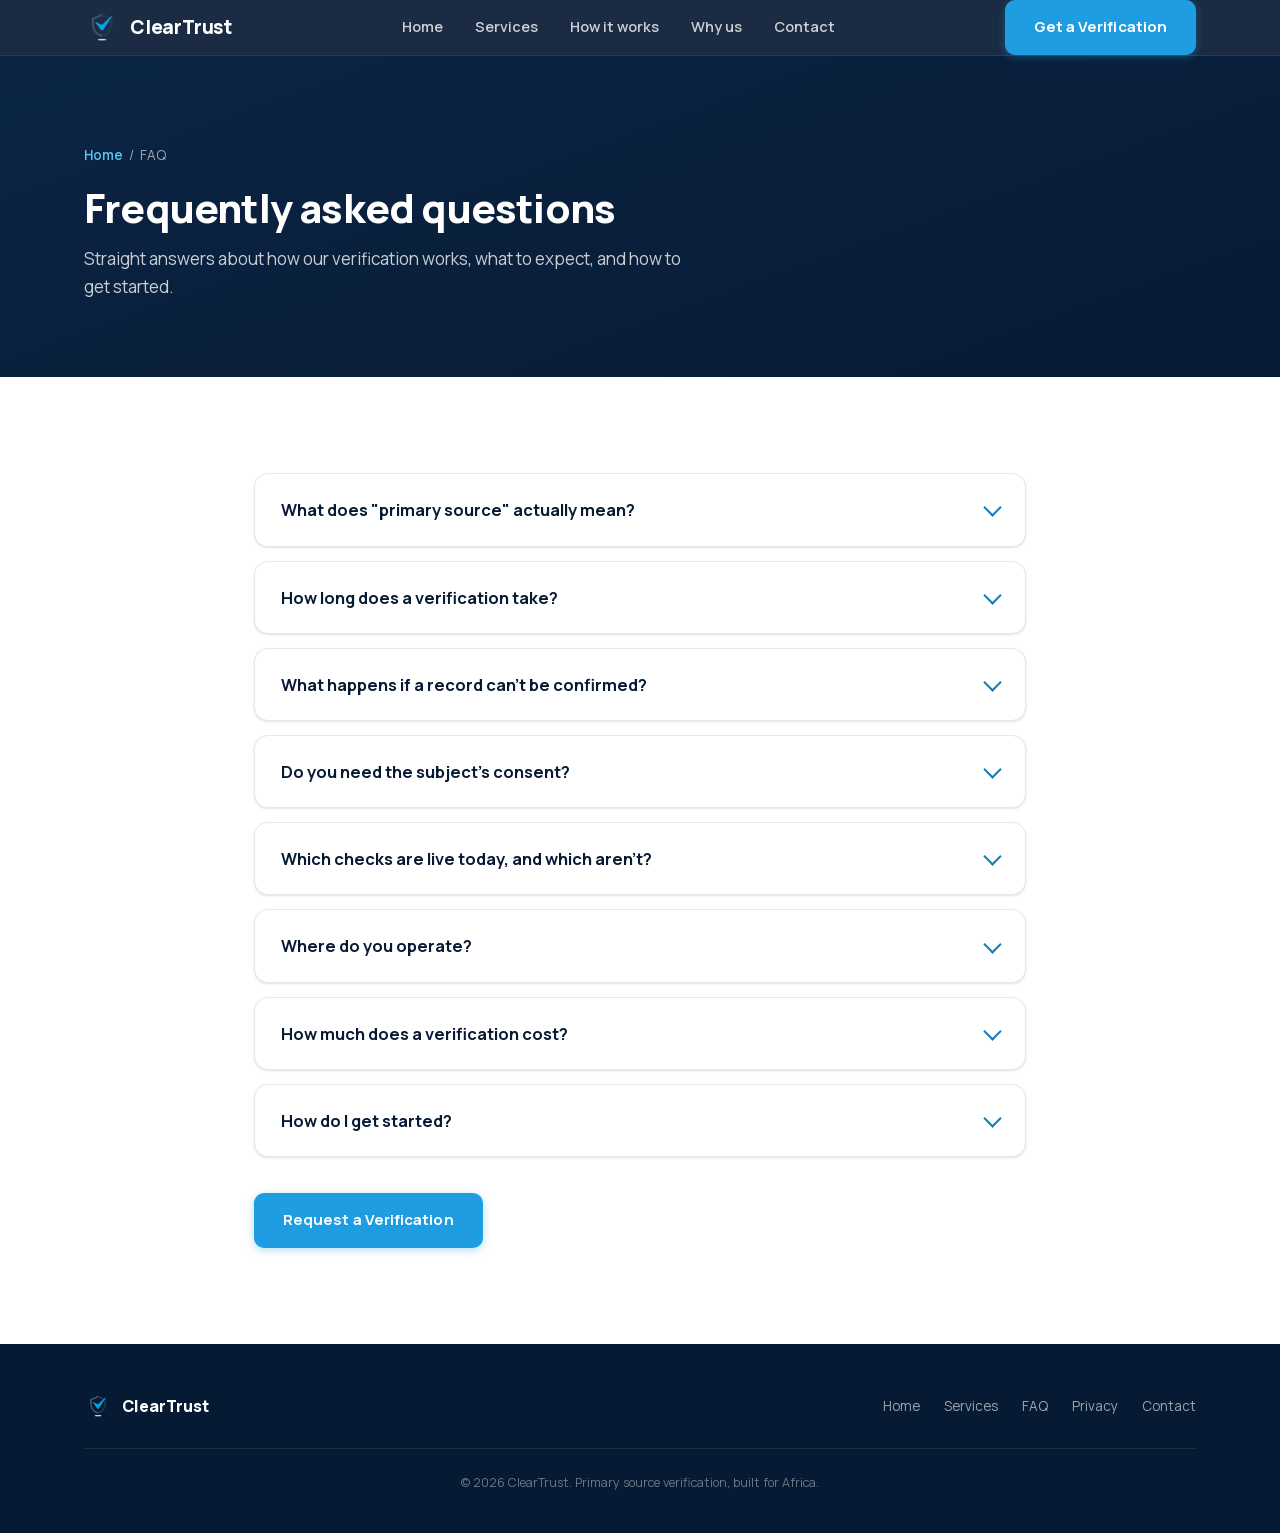
<file: faq.html>
<!DOCTYPE html>
<html lang="en">
<head>
<meta charset="UTF-8">
<meta name="viewport" content="width=device-width, initial-scale=1.0">
<title>FAQ — ClearTrust</title>
<meta name="description" content="Common questions about ClearTrust's verification and background screening — turnaround, consent, what happens if a check can't be confirmed, and how to get started.">
<meta name="theme-color" content="#071a33">
<link rel="icon" type="image/png" href="assets/images/logo1-transparent.png">
<script>document.documentElement.className+=" js"</script>
<link rel="canonical" href="https://olluwatosin.github.io/cleartrust/faq.html">
<meta property="og:type" content="website">
<meta property="og:site_name" content="ClearTrust">
<meta property="og:title" content="FAQ — ClearTrust">
<meta property="og:description" content="Common questions about ClearTrust's verification and background screening — turnaround, consent, and how to get started.">
<meta property="og:url" content="https://olluwatosin.github.io/cleartrust/faq.html">
<meta property="og:image" content="https://olluwatosin.github.io/cleartrust/assets/images/og-image.png">
<meta property="og:image:width" content="1200">
<meta property="og:image:height" content="630">
<meta name="twitter:card" content="summary_large_image">
<meta name="twitter:title" content="FAQ — ClearTrust">
<meta name="twitter:image" content="https://olluwatosin.github.io/cleartrust/assets/images/og-image.png">
<link rel="stylesheet" href="css/style.css">
<script type="application/ld+json">
{
  "@context": "https://schema.org",
  "@type": "FAQPage",
  "mainEntity": [
    {"@type":"Question","name":"What does “primary source” actually mean?","acceptedAnswer":{"@type":"Answer","text":"We confirm a record directly with the institution that issued or holds it — the employer, the university or examination body, the Corporate Affairs Commission — rather than a third-party database, self-reported documents, or an aggregator. If we can't confirm something at the source, we tell you."}},
    {"@type":"Question","name":"How long does a verification take?","acceptedAnswer":{"@type":"Answer","text":"Direct-source checks (employment, education, corporate standing, digital footprint) are fastest, depending on institution response times. Managed government applications such as a Police Character Certificate, birth certificate, or a driver's licence move on official processing timelines; we file, track, and give a realistic timeline upfront."}},
    {"@type":"Question","name":"What happens if a record can't be confirmed?","acceptedAnswer":{"@type":"Answer","text":"We report exactly that. Our report states what was confirmed and by whom, and where a record could not be verified at the source we say so plainly. We never present an unconfirmed record as verified."}},
    {"@type":"Question","name":"Do you need the subject's consent?","acceptedAnswer":{"@type":"Answer","text":"Yes. Subject data is handled with consent and confidentiality at every step. Where consent is required we do not proceed without it, and clients confirm they have obtained the necessary consent before submitting a request."}},
    {"@type":"Question","name":"Where do you operate?","acceptedAnswer":{"@type":"Answer","text":"We operate across seventeen African countries — Nigeria (our home base), Kenya, Uganda, Ghana, Tanzania, Gambia, South Africa, Cameroon, Benin, Togo, Ethiopia, Niger, Somalia, Zimbabwe, Zambia, Senegal, and Somaliland — verifying records directly with issuing authorities in each, and we're growing."}},
    {"@type":"Question","name":"How do I get started?","acceptedAnswer":{"@type":"Answer","text":"Send a request through the contact form with who or what needs verifying and which checks you need. We reply within 1 business day with scope, timeline, and pricing."}}
  ]
}
</script>
</head>
<body>

<a class="skip-link" href="#main">Skip to content</a>

<header>
  <nav class="wrap">
    <a href="index.html" class="logo">
      <img src="assets/images/logo1-transparent.png" alt="ClearTrust logo">
      ClearTrust
    </a>
    <div class="nav-links">
      <a href="index.html">Home</a>
      <a href="services.html">Services</a>
      <a href="index.html#how-it-works">How it works</a>
      <a href="index.html#why-us">Why us</a>
      <a href="index.html#contact">Contact</a>
    </div>
    <div class="nav-cta">
      <a href="index.html#contact" class="btn btn-primary">Get a Verification</a>
    </div>
    <button class="menu-toggle" aria-label="Open menu" aria-expanded="false">
      <svg width="22" height="22" viewBox="0 0 22 22" fill="none"><path d="M3 6h16M3 11h16M3 16h16" stroke="currentColor" stroke-width="2" stroke-linecap="round"/></svg>
    </button>
  </nav>
  <div class="mobile-menu">
    <a href="index.html">Home</a>
    <a href="services.html">Services</a>
    <a href="index.html#how-it-works">How it works</a>
    <a href="index.html#why-us">Why us</a>
    <a href="index.html#contact">Contact</a>
    <a href="index.html#contact" class="btn btn-primary">Get a Verification</a>
  </div>
</header>

<section id="main" tabindex="-1" class="page-hero">
  <div class="wrap">
    <div class="breadcrumb"><a href="index.html">Home</a><span>/</span>FAQ</div>
    <h1>Frequently asked questions</h1>
    <p>Straight answers about how our verification works, what to expect, and how to get started.</p>
  </div>
</section>

<section>
  <div class="wrap faq">
    <div class="faq-item">
      <details>
        <summary>What does "primary source" actually mean?</summary>
        <div class="faq-answer">
          <p>It means we confirm a record directly with the institution that issued or holds it — the employer, the university or examination body, the Corporate Affairs Commission — rather than relying on a third-party database, a candidate's self-reported documents, or an aggregator several steps removed from the original source. If we can't confirm something at the source, we tell you; we don't fill the gap with an inference.</p>
        </div>
      </details>
    </div>

    <div class="faq-item">
      <details>
        <summary>How long does a verification take?</summary>
        <div class="faq-answer">
          <p>It depends on the type of check. Direct-source checks — employment, education, corporate standing, and digital footprint — are typically our fastest, though timing still depends on how quickly the institution itself responds.</p>
          <p>Managed government applications — such as a Police Character Certificate, a birth certificate, or a driver's licence — move on official processing timelines that no verification company controls. We file and track these, and we give you a realistic timeline upfront rather than promising instant results.</p>
        </div>
      </details>
    </div>

    <div class="faq-item">
      <details>
        <summary>What happens if a record can't be confirmed?</summary>
        <div class="faq-answer">
          <p>We report exactly that. Our report states what was confirmed and by whom — and where a record could not be verified at the source, we say so plainly. We never present an unconfirmed record as verified.</p>
        </div>
      </details>
    </div>

    <div class="faq-item">
      <details>
        <summary>Do you need the subject's consent?</summary>
        <div class="faq-answer">
          <p>Yes. Subject data is handled with consent and confidentiality at every step. Where consent is required for a check, we do not proceed without it, and clients confirm they have obtained the necessary consent before submitting a request. You can read more in our <a href="privacy.html">Privacy Policy</a>.</p>
        </div>
      </details>
    </div>

    <div class="faq-item">
      <details>
        <summary>Which checks are live today, and which aren't?</summary>
        <div class="faq-answer">
          <p>Live now (direct source): employment history, education credentials, goodstanding, and digital &amp; media footprint. Managed government applications: criminal record, birth certificate, and driver's licence.</p>
          <p>We're honest about what we don't offer yet: health record verification and credit score checks are in development — there's no established compliant channel for health records in-market today, and credit checks legally require a licensed credit bureau subscription we don't yet hold. We list these as unavailable rather than imply a capability we don't have.</p>
        </div>
      </details>
    </div>

    <div class="faq-item">
      <details>
        <summary>Where do you operate?</summary>
        <div class="faq-answer">
          <p>We operate across seventeen African countries — Nigeria (our home base), Kenya, Uganda, Ghana, Tanzania, Gambia, South Africa, Cameroon, Benin, Togo, Ethiopia, Niger, Somalia, Zimbabwe, Zambia, Senegal, and Somaliland — verifying records directly with issuing authorities in each, and we're growing.</p>
        </div>
      </details>
    </div>

    <div class="faq-item">
      <details>
        <summary>How much does a verification cost?</summary>
        <div class="faq-answer">
          <p><span class="placeholder">[PRICING — e.g. per-check pricing, packages, or "we scope and quote each request individually." Tell me how you want to present this and I'll write it.]</span></p>
          <p>In the meantime: tell us what you need checked and we'll follow up with scope, timeline, and pricing — no obligation.</p>
        </div>
      </details>
    </div>

    <div class="faq-item">
      <details>
        <summary>How do I get started?</summary>
        <div class="faq-answer">
          <p>Send us a request through the <a href="index.html#contact">contact form</a> with who or what needs verifying and which checks you need. We reply within 1 business day with scope, timeline, and pricing.</p>
        </div>
      </details>
    </div>

    <div style="margin-top:36px;">
      <a href="index.html#contact" class="btn btn-primary">Request a Verification</a>
    </div>
  </div>
</section>

<footer>
  <div class="wrap">
    <div class="footer-grid">
      <a href="index.html" class="footer-logo">
        <img src="assets/images/logo1-transparent.png" alt="ClearTrust">
        ClearTrust
      </a>
      <div class="footer-links">
        <a href="index.html">Home</a>
        <a href="services.html">Services</a>
        <a href="faq.html">FAQ</a>
        <a href="privacy.html">Privacy</a>
        <a href="index.html#contact">Contact</a>
      </div>
    </div>
    <div class="footer-bottom">© 2026 ClearTrust. Primary source verification, built for Africa.</div>
  </div>
</footer>

<script src="js/main.js"></script>

</body>
</html>
</file>
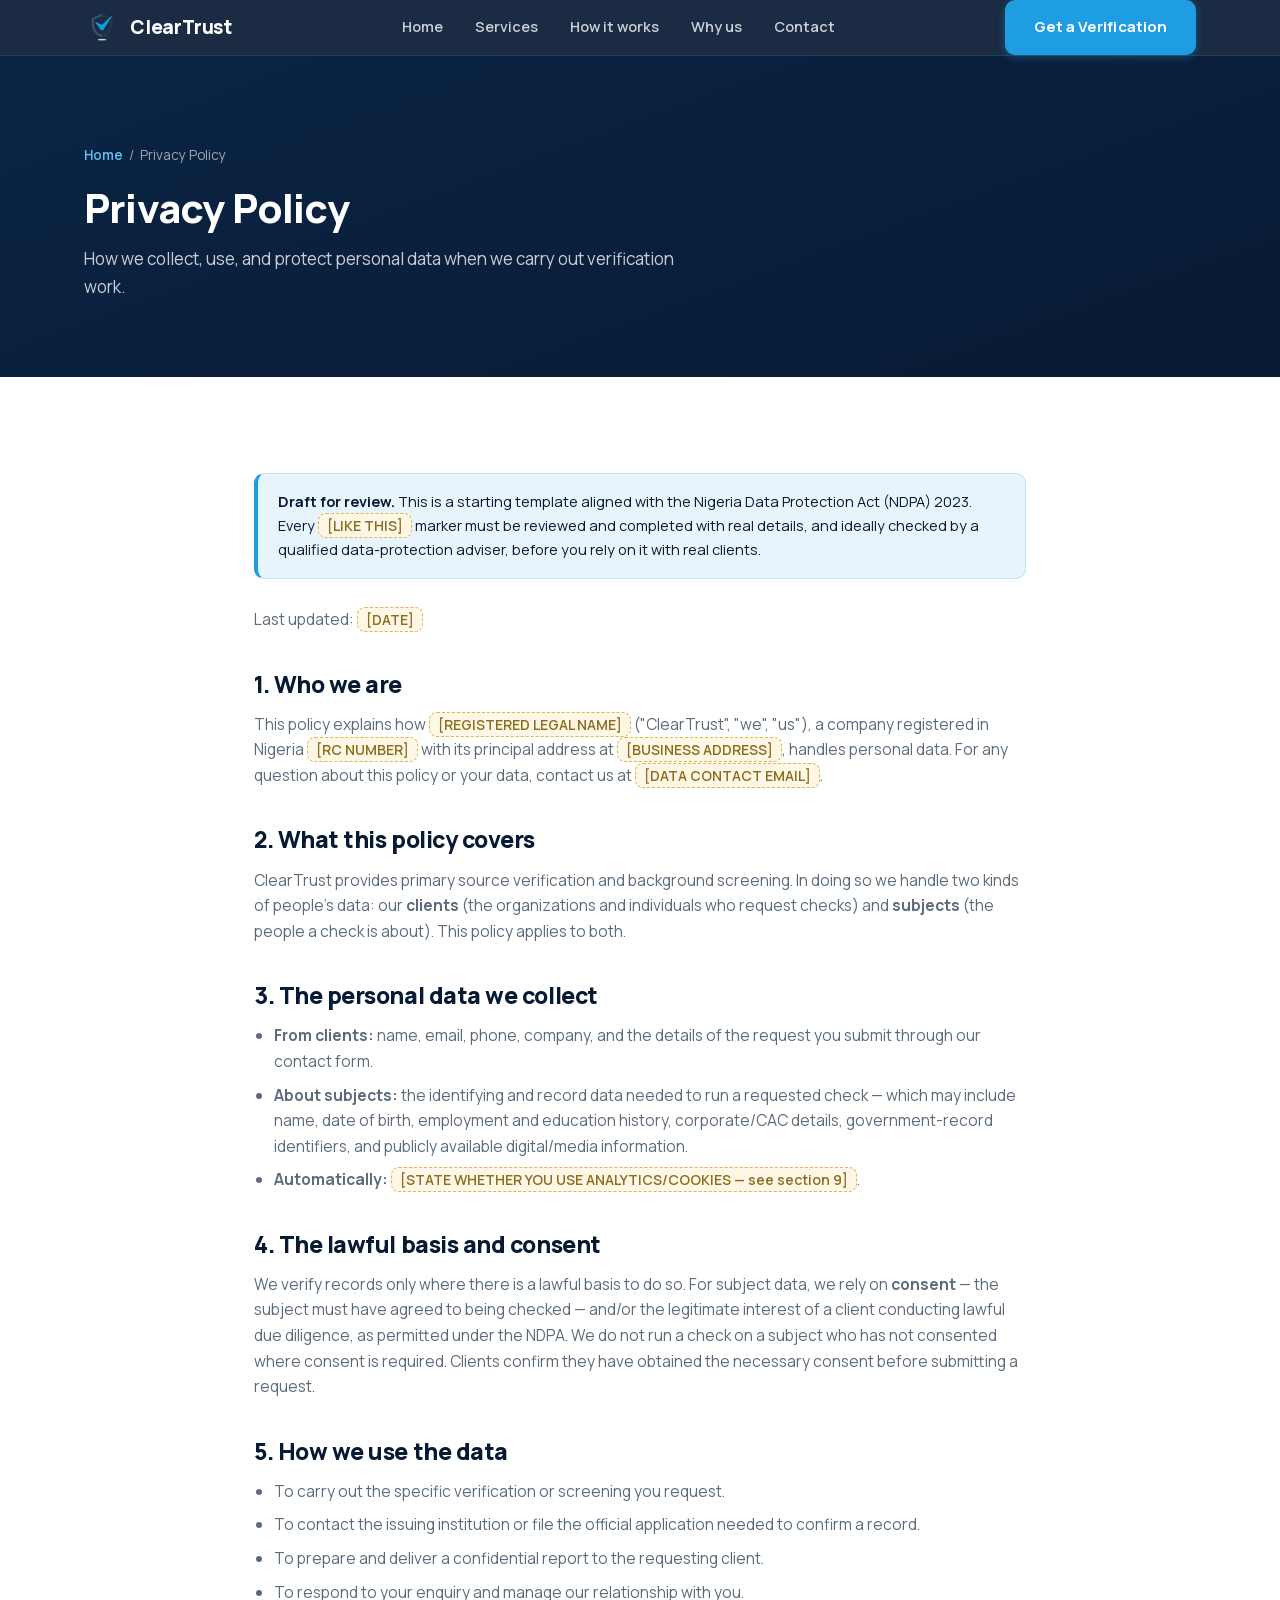
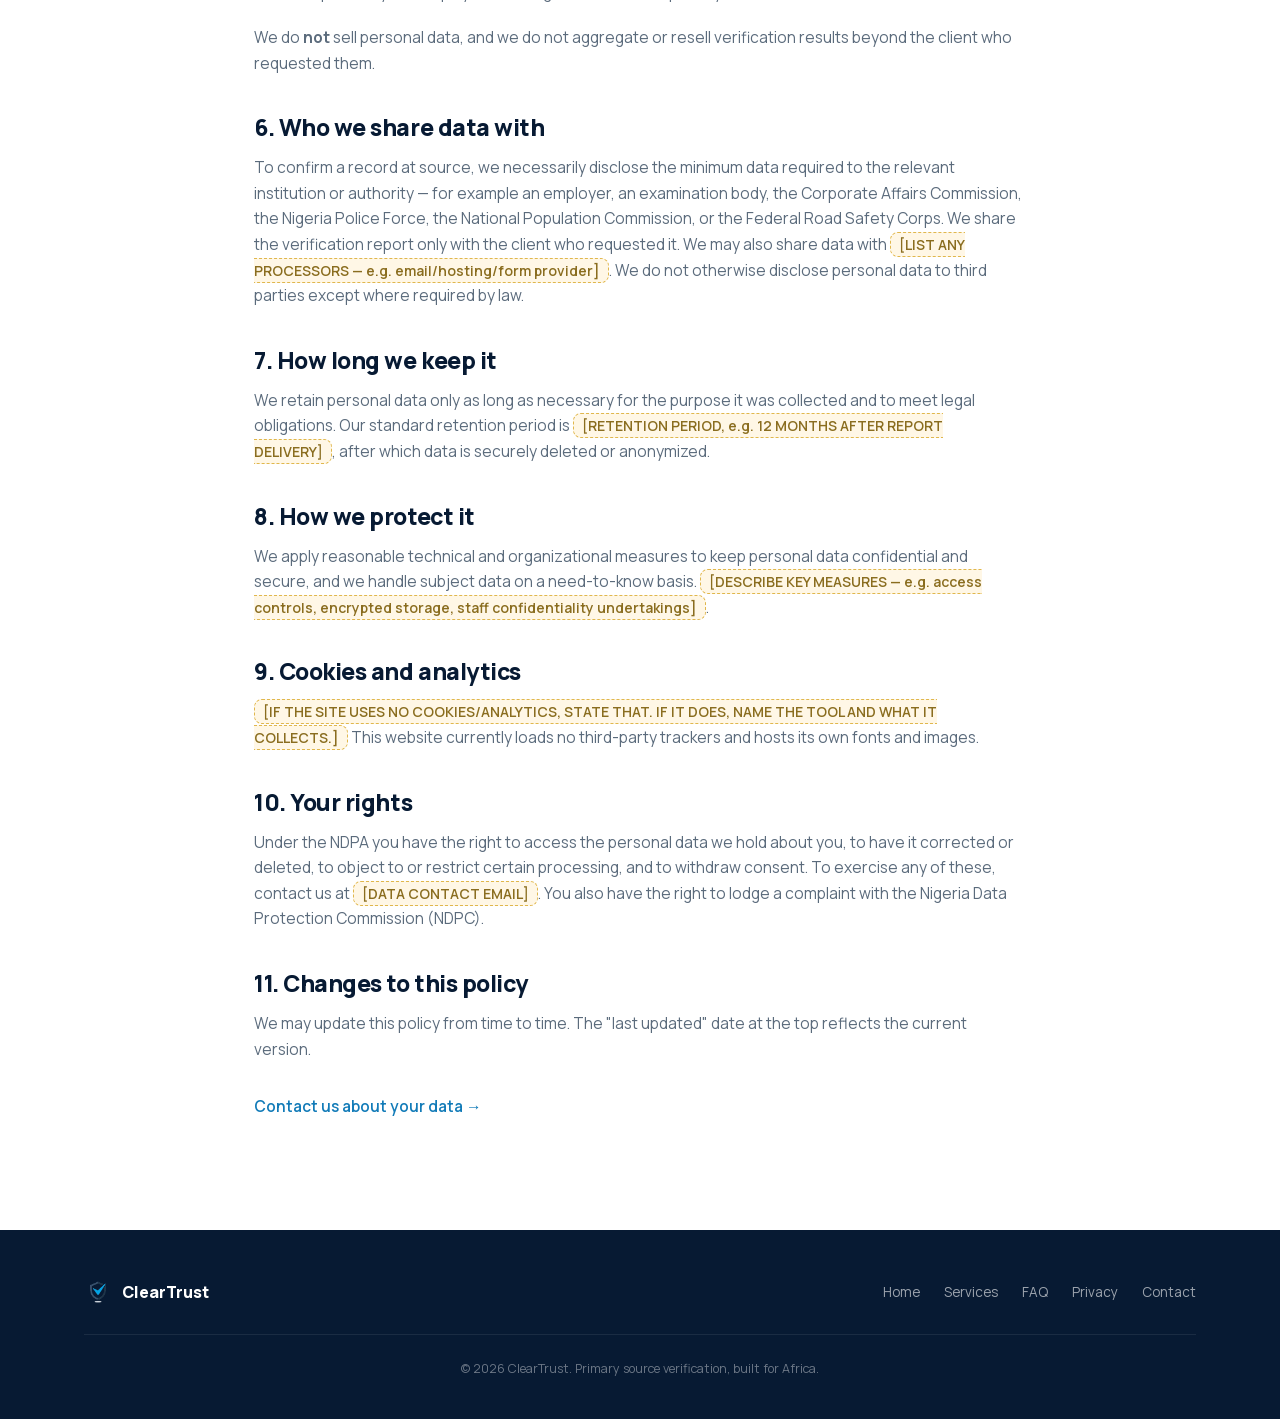
<file: privacy.html>
<!DOCTYPE html>
<html lang="en">
<head>
<meta charset="UTF-8">
<meta name="viewport" content="width=device-width, initial-scale=1.0">
<title>Privacy Policy — ClearTrust</title>
<meta name="description" content="How ClearTrust collects, uses, and protects personal data — aligned with the Nigeria Data Protection Act.">
<meta name="theme-color" content="#071a33">
<meta name="robots" content="noindex">
<link rel="icon" type="image/png" href="assets/images/logo1-transparent.png">
<script>document.documentElement.className+=" js"</script>
<link rel="canonical" href="https://olluwatosin.github.io/cleartrust/privacy.html">
<link rel="stylesheet" href="css/style.css">
</head>
<body>

<a class="skip-link" href="#main">Skip to content</a>

<header>
  <nav class="wrap">
    <a href="index.html" class="logo">
      <img src="assets/images/logo1-transparent.png" alt="ClearTrust logo">
      ClearTrust
    </a>
    <div class="nav-links">
      <a href="index.html">Home</a>
      <a href="services.html">Services</a>
      <a href="index.html#how-it-works">How it works</a>
      <a href="index.html#why-us">Why us</a>
      <a href="index.html#contact">Contact</a>
    </div>
    <div class="nav-cta">
      <a href="index.html#contact" class="btn btn-primary">Get a Verification</a>
    </div>
    <button class="menu-toggle" aria-label="Open menu" aria-expanded="false">
      <svg width="22" height="22" viewBox="0 0 22 22" fill="none"><path d="M3 6h16M3 11h16M3 16h16" stroke="currentColor" stroke-width="2" stroke-linecap="round"/></svg>
    </button>
  </nav>
  <div class="mobile-menu">
    <a href="index.html">Home</a>
    <a href="services.html">Services</a>
    <a href="index.html#how-it-works">How it works</a>
    <a href="index.html#why-us">Why us</a>
    <a href="index.html#contact">Contact</a>
    <a href="index.html#contact" class="btn btn-primary">Get a Verification</a>
  </div>
</header>

<section id="main" tabindex="-1" class="page-hero">
  <div class="wrap">
    <div class="breadcrumb"><a href="index.html">Home</a><span>/</span>Privacy Policy</div>
    <h1>Privacy Policy</h1>
    <p>How we collect, use, and protect personal data when we carry out verification work.</p>
  </div>
</section>

<section>
  <div class="wrap content-page">
    <div class="notice">
      <strong>Draft for review.</strong> This is a starting template aligned with the Nigeria Data Protection Act (NDPA) 2023. Every <span class="placeholder">[LIKE THIS]</span> marker must be reviewed and completed with real details, and ideally checked by a qualified data-protection adviser, before you rely on it with real clients.
    </div>

    <p class="updated">Last updated: <span class="placeholder">[DATE]</span></p>

    <h2>1. Who we are</h2>
    <p>This policy explains how <span class="placeholder">[REGISTERED LEGAL NAME]</span> ("ClearTrust", "we", "us"), a company registered in Nigeria <span class="placeholder">[RC NUMBER]</span> with its principal address at <span class="placeholder">[BUSINESS ADDRESS]</span>, handles personal data. For any question about this policy or your data, contact us at <span class="placeholder">[DATA CONTACT EMAIL]</span>.</p>

    <h2>2. What this policy covers</h2>
    <p>ClearTrust provides primary source verification and background screening. In doing so we handle two kinds of people's data: our <strong>clients</strong> (the organizations and individuals who request checks) and <strong>subjects</strong> (the people a check is about). This policy applies to both.</p>

    <h2>3. The personal data we collect</h2>
    <ul>
      <li><strong>From clients:</strong> name, email, phone, company, and the details of the request you submit through our contact form.</li>
      <li><strong>About subjects:</strong> the identifying and record data needed to run a requested check — which may include name, date of birth, employment and education history, corporate/CAC details, government-record identifiers, and publicly available digital/media information.</li>
      <li><strong>Automatically:</strong> <span class="placeholder">[STATE WHETHER YOU USE ANALYTICS/COOKIES — see section 9]</span>.</li>
    </ul>

    <h2>4. The lawful basis and consent</h2>
    <p>We verify records only where there is a lawful basis to do so. For subject data, we rely on <strong>consent</strong> — the subject must have agreed to being checked — and/or the legitimate interest of a client conducting lawful due diligence, as permitted under the NDPA. We do not run a check on a subject who has not consented where consent is required. Clients confirm they have obtained the necessary consent before submitting a request.</p>

    <h2>5. How we use the data</h2>
    <ul>
      <li>To carry out the specific verification or screening you request.</li>
      <li>To contact the issuing institution or file the official application needed to confirm a record.</li>
      <li>To prepare and deliver a confidential report to the requesting client.</li>
      <li>To respond to your enquiry and manage our relationship with you.</li>
    </ul>
    <p>We do <strong>not</strong> sell personal data, and we do not aggregate or resell verification results beyond the client who requested them.</p>

    <h2>6. Who we share data with</h2>
    <p>To confirm a record at source, we necessarily disclose the minimum data required to the relevant institution or authority — for example an employer, an examination body, the Corporate Affairs Commission, the Nigeria Police Force, the National Population Commission, or the Federal Road Safety Corps. We share the verification report only with the client who requested it. We may also share data with <span class="placeholder">[LIST ANY PROCESSORS — e.g. email/hosting/form provider]</span>. We do not otherwise disclose personal data to third parties except where required by law.</p>

    <h2>7. How long we keep it</h2>
    <p>We retain personal data only as long as necessary for the purpose it was collected and to meet legal obligations. Our standard retention period is <span class="placeholder">[RETENTION PERIOD, e.g. 12 MONTHS AFTER REPORT DELIVERY]</span>, after which data is securely deleted or anonymized.</p>

    <h2>8. How we protect it</h2>
    <p>We apply reasonable technical and organizational measures to keep personal data confidential and secure, and we handle subject data on a need-to-know basis. <span class="placeholder">[DESCRIBE KEY MEASURES — e.g. access controls, encrypted storage, staff confidentiality undertakings]</span>.</p>

    <h2>9. Cookies and analytics</h2>
    <p><span class="placeholder">[IF THE SITE USES NO COOKIES/ANALYTICS, STATE THAT. IF IT DOES, NAME THE TOOL AND WHAT IT COLLECTS.]</span> This website currently loads no third-party trackers and hosts its own fonts and images.</p>

    <h2>10. Your rights</h2>
    <p>Under the NDPA you have the right to access the personal data we hold about you, to have it corrected or deleted, to object to or restrict certain processing, and to withdraw consent. To exercise any of these, contact us at <span class="placeholder">[DATA CONTACT EMAIL]</span>. You also have the right to lodge a complaint with the Nigeria Data Protection Commission (NDPC).</p>

    <h2>11. Changes to this policy</h2>
    <p>We may update this policy from time to time. The "last updated" date at the top reflects the current version.</p>

    <p style="margin-top:32px;"><a href="index.html#contact">Contact us about your data →</a></p>
  </div>
</section>

<footer>
  <div class="wrap">
    <div class="footer-grid">
      <a href="index.html" class="footer-logo">
        <img src="assets/images/logo1-transparent.png" alt="ClearTrust">
        ClearTrust
      </a>
      <div class="footer-links">
        <a href="index.html">Home</a>
        <a href="services.html">Services</a>
        <a href="faq.html">FAQ</a>
        <a href="privacy.html">Privacy</a>
        <a href="index.html#contact">Contact</a>
      </div>
    </div>
    <div class="footer-bottom">© 2026 ClearTrust. Primary source verification, built for Africa.</div>
  </div>
</footer>

<script src="js/main.js"></script>

</body>
</html>
</file>
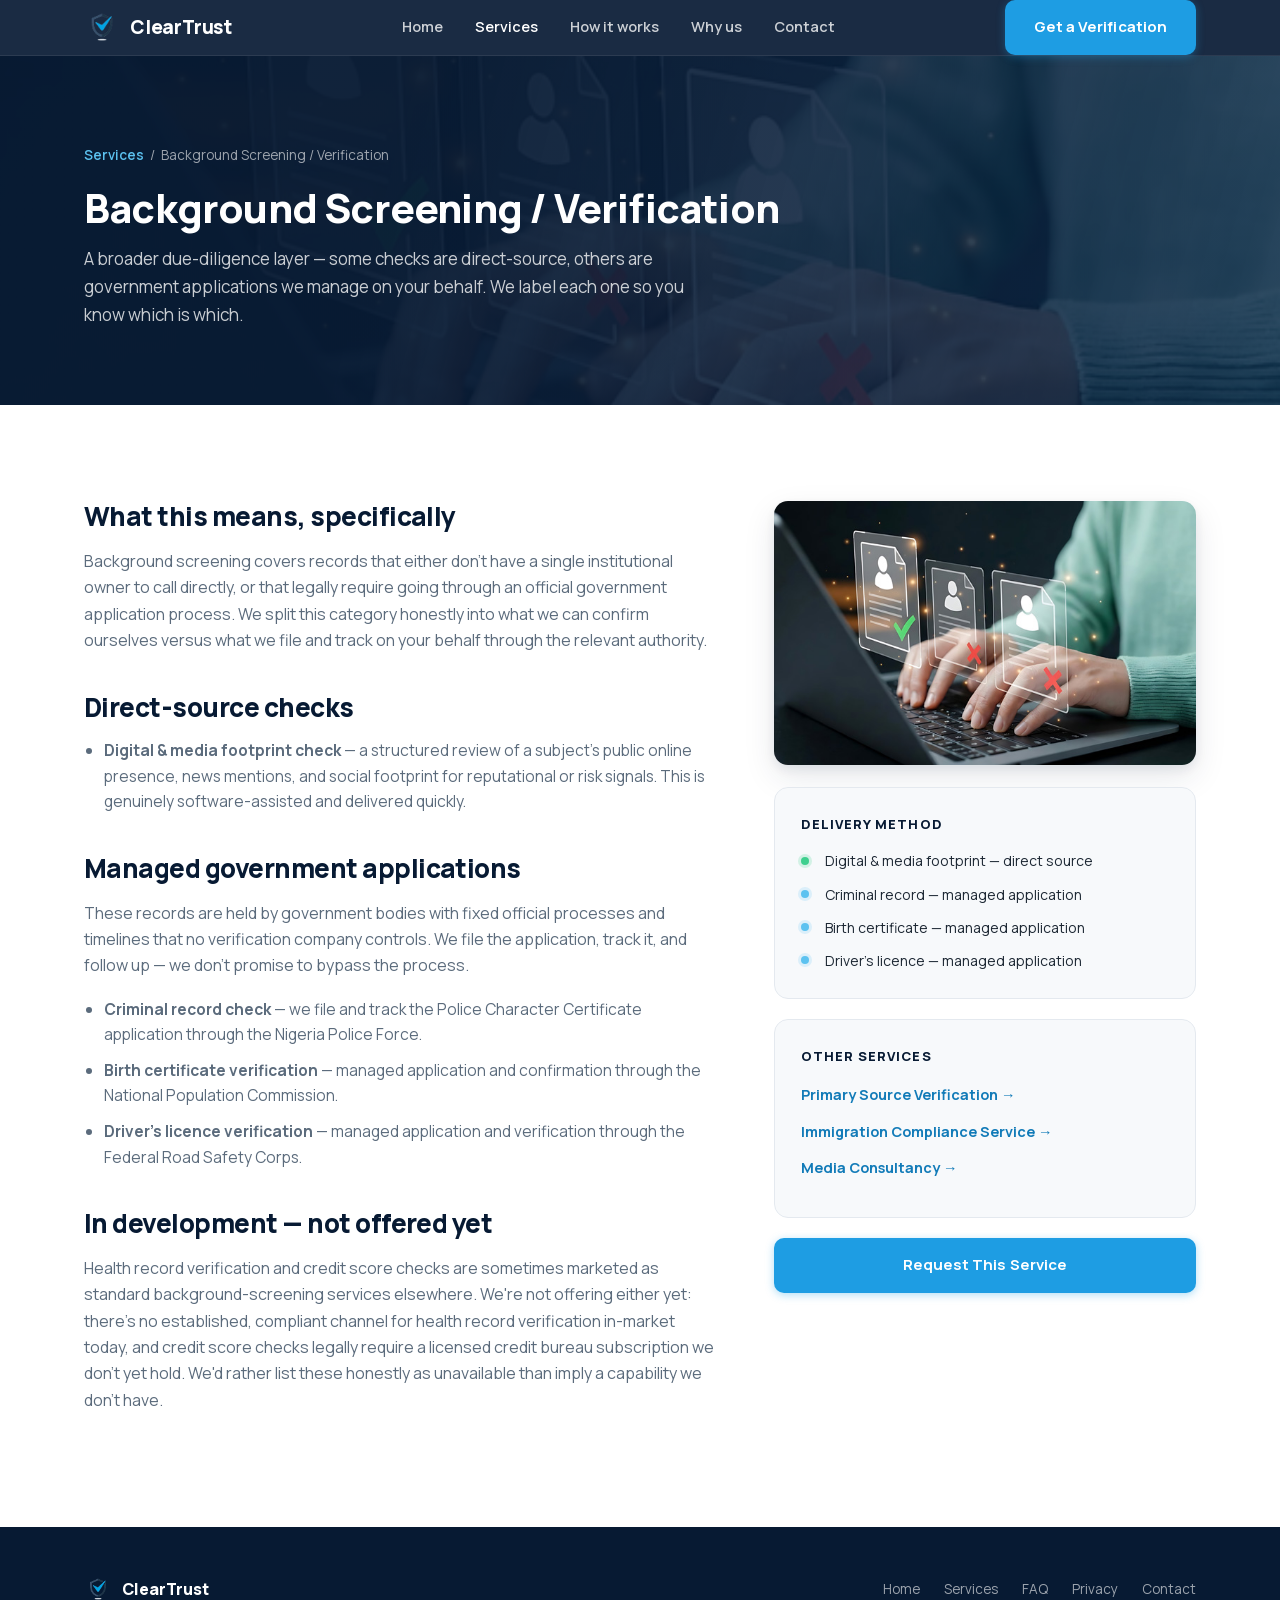
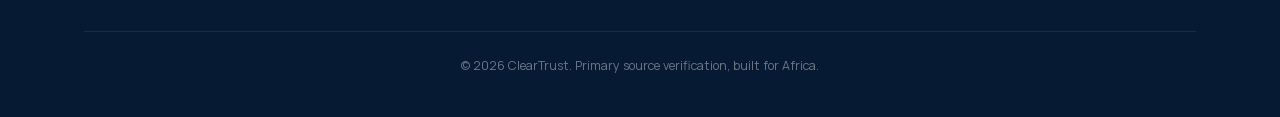
<file: service-background-screening.html>
<!DOCTYPE html>
<html lang="en">
<head>
<meta charset="UTF-8">
<meta name="viewport" content="width=device-width, initial-scale=1.0">
<title>Background Screening / Verification — ClearTrust</title>
<meta name="description" content="Criminal record, birth certificate, driver's licence, and digital footprint checks — each honestly labeled as direct-source or managed government application.">
<meta name="theme-color" content="#071a33">
<link rel="icon" type="image/png" href="assets/images/logo1-transparent.png">
<script>document.documentElement.className+=" js"</script>
<link rel="canonical" href="https://olluwatosin.github.io/cleartrust/service-background-screening.html">
<meta property="og:type" content="website">
<meta property="og:site_name" content="ClearTrust">
<meta property="og:title" content="Background Screening / Verification — ClearTrust">
<meta property="og:description" content="Criminal record, birth certificate, driver's licence, and digital footprint checks — each honestly labeled as direct-source or managed government application.">
<meta property="og:url" content="https://olluwatosin.github.io/cleartrust/service-background-screening.html">
<meta property="og:image" content="https://olluwatosin.github.io/cleartrust/assets/images/og-image.png">
<meta property="og:image:width" content="1200">
<meta property="og:image:height" content="630">
<meta name="twitter:card" content="summary_large_image">
<meta name="twitter:title" content="Background Screening / Verification — ClearTrust">
<meta name="twitter:description" content="Criminal record, birth certificate, driver's licence, and digital footprint checks — each honestly labeled as direct-source or managed government application.">
<meta name="twitter:image" content="https://olluwatosin.github.io/cleartrust/assets/images/og-image.png">
<link rel="stylesheet" href="css/style.css">
</head>
<body>

<a class="skip-link" href="#main">Skip to content</a>

<header>
  <nav class="wrap">
    <a href="index.html" class="logo">
      <img src="assets/images/logo1-transparent.png" alt="ClearTrust logo">
      ClearTrust
    </a>
    <div class="nav-links">
      <a href="index.html">Home</a>
      <a href="services.html" class="active">Services</a>
      <a href="index.html#how-it-works">How it works</a>
      <a href="index.html#why-us">Why us</a>
      <a href="index.html#contact">Contact</a>
    </div>
    <div class="nav-cta">
      <a href="index.html#contact" class="btn btn-primary">Get a Verification</a>
    </div>
    <button class="menu-toggle" aria-label="Open menu" aria-expanded="false">
      <svg width="22" height="22" viewBox="0 0 22 22" fill="none"><path d="M3 6h16M3 11h16M3 16h16" stroke="currentColor" stroke-width="2" stroke-linecap="round"/></svg>
    </button>
  </nav>
  <div class="mobile-menu">
    <a href="index.html">Home</a>
    <a href="services.html">Services</a>
    <a href="index.html#how-it-works">How it works</a>
    <a href="index.html#why-us">Why us</a>
    <a href="index.html#contact">Contact</a>
    <a href="index.html#contact" class="btn btn-primary">Get a Verification</a>
  </div>
</header>

<section id="main" tabindex="-1" class="page-hero page-hero--photo page-hero--screening">
  <div class="wrap">
    <div class="breadcrumb"><a href="services.html">Services</a><span>/</span>Background Screening / Verification</div>
    <h1>Background Screening / Verification</h1>
    <p>A broader due-diligence layer — some checks are direct-source, others are government applications we manage on your behalf. We label each one so you know which is which.</p>
  </div>
</section>

<section>
  <div class="wrap detail-grid">
    <div class="detail-body">
      <h2>What this means, specifically</h2>
      <p>Background screening covers records that either don't have a single institutional owner to call directly, or that legally require going through an official government application process. We split this category honestly into what we can confirm ourselves versus what we file and track on your behalf through the relevant authority.</p>

      <h2>Direct-source checks</h2>
      <ul>
        <li><strong>Digital & media footprint check</strong> — a structured review of a subject's public online presence, news mentions, and social footprint for reputational or risk signals. This is genuinely software-assisted and delivered quickly.</li>
      </ul>

      <h2>Managed government applications</h2>
      <p>These records are held by government bodies with fixed official processes and timelines that no verification company controls. We file the application, track it, and follow up — we don't promise to bypass the process.</p>
      <ul>
        <li><strong>Criminal record check</strong> — we file and track the Police Character Certificate application through the Nigeria Police Force.</li>
        <li><strong>Birth certificate verification</strong> — managed application and confirmation through the National Population Commission.</li>
        <li><strong>Driver's licence verification</strong> — managed application and verification through the Federal Road Safety Corps.</li>
      </ul>

      <h2>In development — not offered yet</h2>
      <p>Health record verification and credit score checks are sometimes marketed as standard background-screening services elsewhere. We're not offering either yet: there's no established, compliant channel for health record verification in-market today, and credit score checks legally require a licensed credit bureau subscription we don't yet hold. We'd rather list these honestly as unavailable than imply a capability we don't have.</p>
    </div>

    <div>
      <div class="detail-photo"><img src="assets/images/background-screening.jpg" alt="Candidate records being reviewed and vetted on a laptop" loading="lazy"></div>
      <div class="side-card">
        <h4>Delivery Method</h4>
        <div class="status-line"><span class="status-dot status-live"></span> Digital & media footprint — direct source</div>
        <div class="status-line"><span class="status-dot status-progress"></span> Criminal record — managed application</div>
        <div class="status-line"><span class="status-dot status-progress"></span> Birth certificate — managed application</div>
        <div class="status-line"><span class="status-dot status-progress"></span> Driver's licence — managed application</div>
      </div>
      <div class="side-card">
        <h4>Other Services</h4>
        <ul class="other-services">
          <li><a href="service-primary-source-verification.html">Primary Source Verification →</a></li>
          <li><a href="service-immigration-compliance.html">Immigration Compliance Service →</a></li>
          <li><a href="service-media-consultancy.html">Media Consultancy →</a></li>
        </ul>
      </div>
      <a href="index.html#contact" class="btn btn-primary" style="width:100%;">Request This Service</a>
    </div>
  </div>
</section>

<footer>
  <div class="wrap">
    <div class="footer-grid">
      <a href="index.html" class="footer-logo">
        <img src="assets/images/logo1-transparent.png" alt="ClearTrust">
        ClearTrust
      </a>
      <div class="footer-links">
        <a href="index.html">Home</a>
        <a href="services.html">Services</a>
        <a href="faq.html">FAQ</a>
        <a href="privacy.html">Privacy</a>
        <a href="index.html#contact">Contact</a>
      </div>
    </div>
    <div class="footer-bottom">© 2026 ClearTrust. Primary source verification, built for Africa.</div>
  </div>
</footer>

<script src="js/main.js"></script>

</body>
</html>
</file>
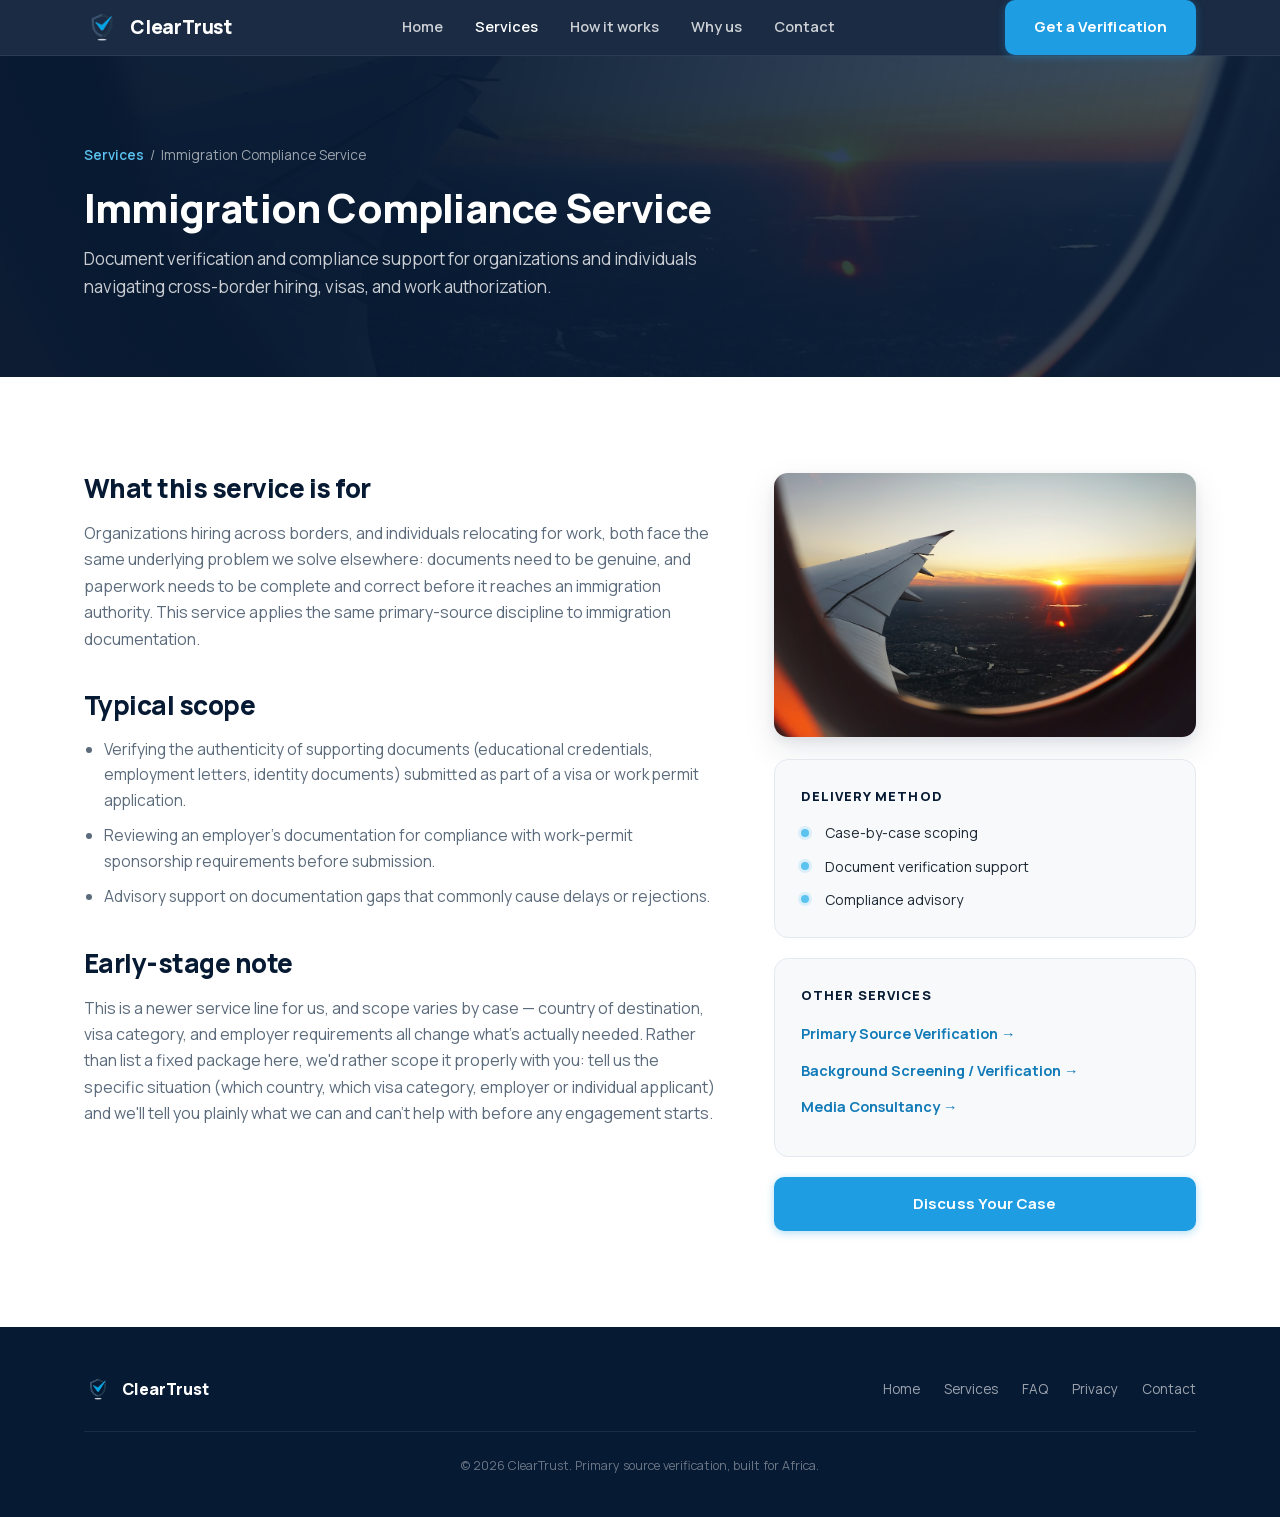
<file: service-immigration-compliance.html>
<!DOCTYPE html>
<html lang="en">
<head>
<meta charset="UTF-8">
<meta name="viewport" content="width=device-width, initial-scale=1.0">
<title>Immigration Compliance Service — ClearTrust</title>
<meta name="description" content="Document verification and compliance support for visa, work permit, and cross-border hiring cases.">
<meta name="theme-color" content="#071a33">
<link rel="icon" type="image/png" href="assets/images/logo1-transparent.png">
<script>document.documentElement.className+=" js"</script>
<link rel="canonical" href="https://olluwatosin.github.io/cleartrust/service-immigration-compliance.html">
<meta property="og:type" content="website">
<meta property="og:site_name" content="ClearTrust">
<meta property="og:title" content="Immigration Compliance Service — ClearTrust">
<meta property="og:description" content="Document verification and compliance support for visa, work permit, and cross-border hiring cases.">
<meta property="og:url" content="https://olluwatosin.github.io/cleartrust/service-immigration-compliance.html">
<meta property="og:image" content="https://olluwatosin.github.io/cleartrust/assets/images/og-image.png">
<meta property="og:image:width" content="1200">
<meta property="og:image:height" content="630">
<meta name="twitter:card" content="summary_large_image">
<meta name="twitter:title" content="Immigration Compliance Service — ClearTrust">
<meta name="twitter:description" content="Document verification and compliance support for visa, work permit, and cross-border hiring cases.">
<meta name="twitter:image" content="https://olluwatosin.github.io/cleartrust/assets/images/og-image.png">
<link rel="stylesheet" href="css/style.css">
</head>
<body>

<a class="skip-link" href="#main">Skip to content</a>

<header>
  <nav class="wrap">
    <a href="index.html" class="logo">
      <img src="assets/images/logo1-transparent.png" alt="ClearTrust logo">
      ClearTrust
    </a>
    <div class="nav-links">
      <a href="index.html">Home</a>
      <a href="services.html" class="active">Services</a>
      <a href="index.html#how-it-works">How it works</a>
      <a href="index.html#why-us">Why us</a>
      <a href="index.html#contact">Contact</a>
    </div>
    <div class="nav-cta">
      <a href="index.html#contact" class="btn btn-primary">Get a Verification</a>
    </div>
    <button class="menu-toggle" aria-label="Open menu" aria-expanded="false">
      <svg width="22" height="22" viewBox="0 0 22 22" fill="none"><path d="M3 6h16M3 11h16M3 16h16" stroke="currentColor" stroke-width="2" stroke-linecap="round"/></svg>
    </button>
  </nav>
  <div class="mobile-menu">
    <a href="index.html">Home</a>
    <a href="services.html">Services</a>
    <a href="index.html#how-it-works">How it works</a>
    <a href="index.html#why-us">Why us</a>
    <a href="index.html#contact">Contact</a>
    <a href="index.html#contact" class="btn btn-primary">Get a Verification</a>
  </div>
</header>

<section id="main" tabindex="-1" class="page-hero page-hero--photo page-hero--immigration">
  <div class="wrap">
    <div class="breadcrumb"><a href="services.html">Services</a><span>/</span>Immigration Compliance Service</div>
    <h1>Immigration Compliance Service</h1>
    <p>Document verification and compliance support for organizations and individuals navigating cross-border hiring, visas, and work authorization.</p>
  </div>
</section>

<section>
  <div class="wrap detail-grid">
    <div class="detail-body">
      <h2>What this service is for</h2>
      <p>Organizations hiring across borders, and individuals relocating for work, both face the same underlying problem we solve elsewhere: documents need to be genuine, and paperwork needs to be complete and correct before it reaches an immigration authority. This service applies the same primary-source discipline to immigration documentation.</p>

      <h2>Typical scope</h2>
      <ul>
        <li>Verifying the authenticity of supporting documents (educational credentials, employment letters, identity documents) submitted as part of a visa or work permit application.</li>
        <li>Reviewing an employer's documentation for compliance with work-permit sponsorship requirements before submission.</li>
        <li>Advisory support on documentation gaps that commonly cause delays or rejections.</li>
      </ul>

      <h2>Early-stage note</h2>
      <p>This is a newer service line for us, and scope varies by case — country of destination, visa category, and employer requirements all change what's actually needed. Rather than list a fixed package here, we'd rather scope it properly with you: tell us the specific situation (which country, which visa category, employer or individual applicant) and we'll tell you plainly what we can and can't help with before any engagement starts.</p>
    </div>

    <div>
      <div class="detail-photo"><img src="assets/images/immigration-travel.jpg" alt="View from an airplane window at sunset" loading="lazy"></div>
      <div class="side-card">
        <h4>Delivery Method</h4>
        <div class="status-line"><span class="status-dot status-progress"></span> Case-by-case scoping</div>
        <div class="status-line"><span class="status-dot status-progress"></span> Document verification support</div>
        <div class="status-line"><span class="status-dot status-progress"></span> Compliance advisory</div>
      </div>
      <div class="side-card">
        <h4>Other Services</h4>
        <ul class="other-services">
          <li><a href="service-primary-source-verification.html">Primary Source Verification →</a></li>
          <li><a href="service-background-screening.html">Background Screening / Verification →</a></li>
          <li><a href="service-media-consultancy.html">Media Consultancy →</a></li>
        </ul>
      </div>
      <a href="index.html#contact" class="btn btn-primary" style="width:100%;">Discuss Your Case</a>
    </div>
  </div>
</section>

<footer>
  <div class="wrap">
    <div class="footer-grid">
      <a href="index.html" class="footer-logo">
        <img src="assets/images/logo1-transparent.png" alt="ClearTrust">
        ClearTrust
      </a>
      <div class="footer-links">
        <a href="index.html">Home</a>
        <a href="services.html">Services</a>
        <a href="faq.html">FAQ</a>
        <a href="privacy.html">Privacy</a>
        <a href="index.html#contact">Contact</a>
      </div>
    </div>
    <div class="footer-bottom">© 2026 ClearTrust. Primary source verification, built for Africa.</div>
  </div>
</footer>

<script src="js/main.js"></script>

</body>
</html>
</file>
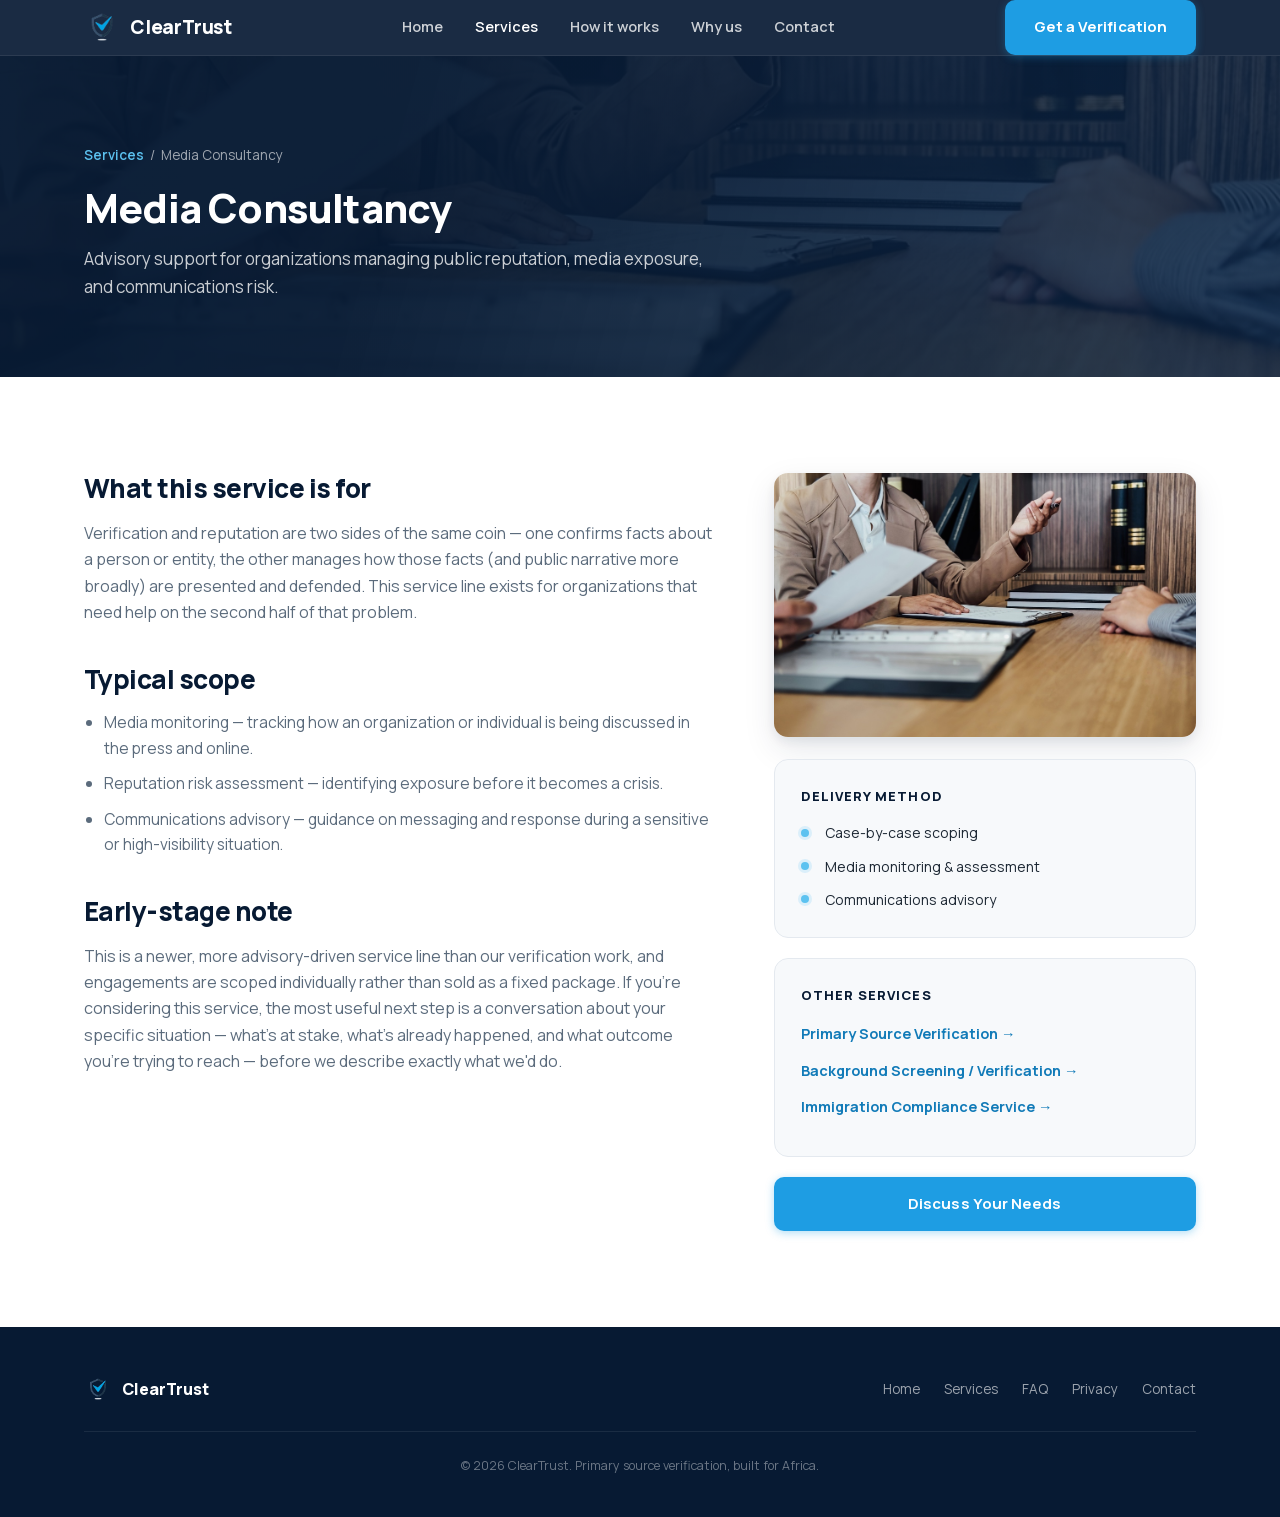
<file: service-media-consultancy.html>
<!DOCTYPE html>
<html lang="en">
<head>
<meta charset="UTF-8">
<meta name="viewport" content="width=device-width, initial-scale=1.0">
<title>Media Consultancy — ClearTrust</title>
<meta name="description" content="Advisory support for organizations managing public reputation, media exposure, and communications risk.">
<meta name="theme-color" content="#071a33">
<link rel="icon" type="image/png" href="assets/images/logo1-transparent.png">
<script>document.documentElement.className+=" js"</script>
<link rel="canonical" href="https://olluwatosin.github.io/cleartrust/service-media-consultancy.html">
<meta property="og:type" content="website">
<meta property="og:site_name" content="ClearTrust">
<meta property="og:title" content="Media Consultancy — ClearTrust">
<meta property="og:description" content="Advisory support for organizations managing public reputation, media exposure, and communications risk.">
<meta property="og:url" content="https://olluwatosin.github.io/cleartrust/service-media-consultancy.html">
<meta property="og:image" content="https://olluwatosin.github.io/cleartrust/assets/images/og-image.png">
<meta property="og:image:width" content="1200">
<meta property="og:image:height" content="630">
<meta name="twitter:card" content="summary_large_image">
<meta name="twitter:title" content="Media Consultancy — ClearTrust">
<meta name="twitter:description" content="Advisory support for organizations managing public reputation, media exposure, and communications risk.">
<meta name="twitter:image" content="https://olluwatosin.github.io/cleartrust/assets/images/og-image.png">
<link rel="stylesheet" href="css/style.css">
</head>
<body>

<a class="skip-link" href="#main">Skip to content</a>

<header>
  <nav class="wrap">
    <a href="index.html" class="logo">
      <img src="assets/images/logo1-transparent.png" alt="ClearTrust logo">
      ClearTrust
    </a>
    <div class="nav-links">
      <a href="index.html">Home</a>
      <a href="services.html" class="active">Services</a>
      <a href="index.html#how-it-works">How it works</a>
      <a href="index.html#why-us">Why us</a>
      <a href="index.html#contact">Contact</a>
    </div>
    <div class="nav-cta">
      <a href="index.html#contact" class="btn btn-primary">Get a Verification</a>
    </div>
    <button class="menu-toggle" aria-label="Open menu" aria-expanded="false">
      <svg width="22" height="22" viewBox="0 0 22 22" fill="none"><path d="M3 6h16M3 11h16M3 16h16" stroke="currentColor" stroke-width="2" stroke-linecap="round"/></svg>
    </button>
  </nav>
  <div class="mobile-menu">
    <a href="index.html">Home</a>
    <a href="services.html">Services</a>
    <a href="index.html#how-it-works">How it works</a>
    <a href="index.html#why-us">Why us</a>
    <a href="index.html#contact">Contact</a>
    <a href="index.html#contact" class="btn btn-primary">Get a Verification</a>
  </div>
</header>

<section id="main" tabindex="-1" class="page-hero page-hero--photo page-hero--media">
  <div class="wrap">
    <div class="breadcrumb"><a href="services.html">Services</a><span>/</span>Media Consultancy</div>
    <h1>Media Consultancy</h1>
    <p>Advisory support for organizations managing public reputation, media exposure, and communications risk.</p>
  </div>
</section>

<section>
  <div class="wrap detail-grid">
    <div class="detail-body">
      <h2>What this service is for</h2>
      <p>Verification and reputation are two sides of the same coin — one confirms facts about a person or entity, the other manages how those facts (and public narrative more broadly) are presented and defended. This service line exists for organizations that need help on the second half of that problem.</p>

      <h2>Typical scope</h2>
      <ul>
        <li>Media monitoring — tracking how an organization or individual is being discussed in the press and online.</li>
        <li>Reputation risk assessment — identifying exposure before it becomes a crisis.</li>
        <li>Communications advisory — guidance on messaging and response during a sensitive or high-visibility situation.</li>
      </ul>

      <h2>Early-stage note</h2>
      <p>This is a newer, more advisory-driven service line than our verification work, and engagements are scoped individually rather than sold as a fixed package. If you're considering this service, the most useful next step is a conversation about your specific situation — what's at stake, what's already happened, and what outcome you're trying to reach — before we describe exactly what we'd do.</p>
    </div>

    <div>
      <div class="detail-photo"><img src="assets/images/consultancy-meeting.jpg" alt="Advisory meeting across a desk with documents" loading="lazy"></div>
      <div class="side-card">
        <h4>Delivery Method</h4>
        <div class="status-line"><span class="status-dot status-progress"></span> Case-by-case scoping</div>
        <div class="status-line"><span class="status-dot status-progress"></span> Media monitoring & assessment</div>
        <div class="status-line"><span class="status-dot status-progress"></span> Communications advisory</div>
      </div>
      <div class="side-card">
        <h4>Other Services</h4>
        <ul class="other-services">
          <li><a href="service-primary-source-verification.html">Primary Source Verification →</a></li>
          <li><a href="service-background-screening.html">Background Screening / Verification →</a></li>
          <li><a href="service-immigration-compliance.html">Immigration Compliance Service →</a></li>
        </ul>
      </div>
      <a href="index.html#contact" class="btn btn-primary" style="width:100%;">Discuss Your Needs</a>
    </div>
  </div>
</section>

<footer>
  <div class="wrap">
    <div class="footer-grid">
      <a href="index.html" class="footer-logo">
        <img src="assets/images/logo1-transparent.png" alt="ClearTrust">
        ClearTrust
      </a>
      <div class="footer-links">
        <a href="index.html">Home</a>
        <a href="services.html">Services</a>
        <a href="faq.html">FAQ</a>
        <a href="privacy.html">Privacy</a>
        <a href="index.html#contact">Contact</a>
      </div>
    </div>
    <div class="footer-bottom">© 2026 ClearTrust. Primary source verification, built for Africa.</div>
  </div>
</footer>

<script src="js/main.js"></script>

</body>
</html>
</file>
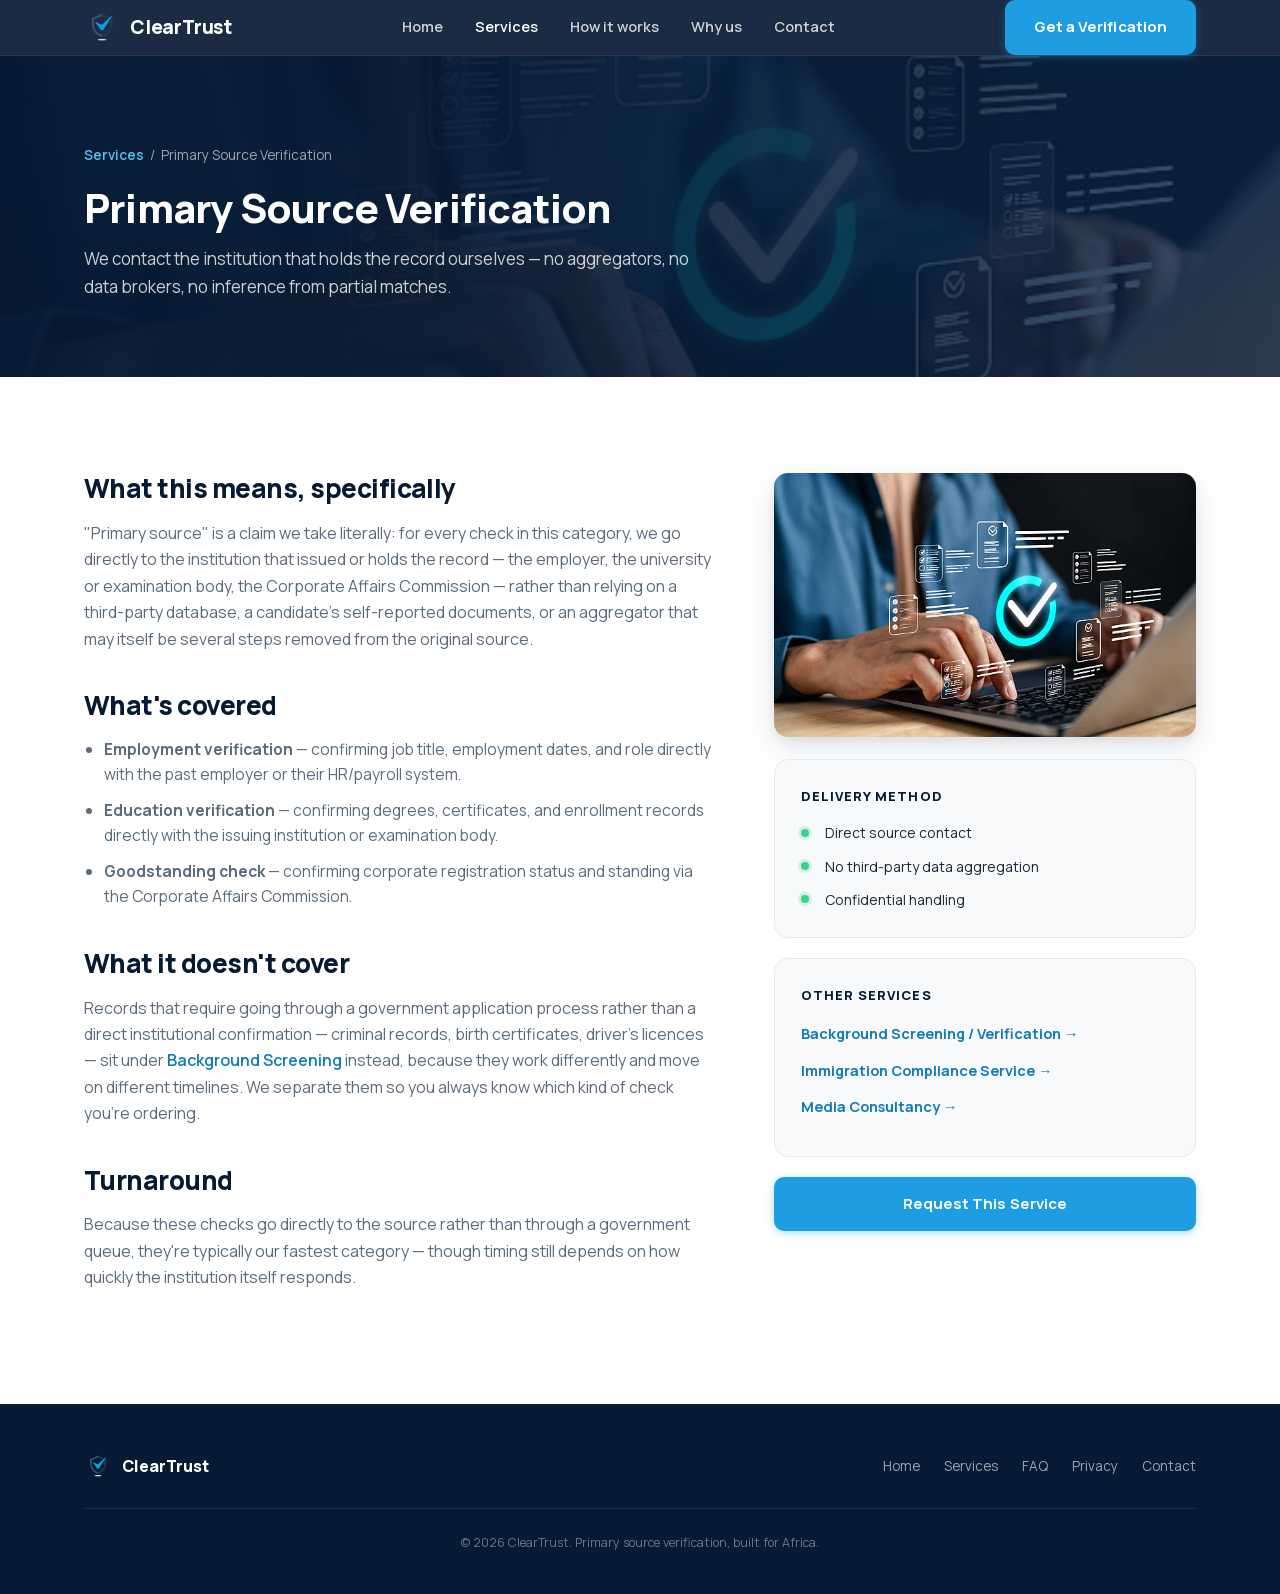
<file: service-primary-source-verification.html>
<!DOCTYPE html>
<html lang="en">
<head>
<meta charset="UTF-8">
<meta name="viewport" content="width=device-width, initial-scale=1.0">
<title>Primary Source Verification — ClearTrust</title>
<meta name="description" content="We confirm employment, education, and corporate standing records directly with the institution that holds them — no aggregators, no inference.">
<meta name="theme-color" content="#071a33">
<link rel="icon" type="image/png" href="assets/images/logo1-transparent.png">
<script>document.documentElement.className+=" js"</script>
<link rel="canonical" href="https://olluwatosin.github.io/cleartrust/service-primary-source-verification.html">
<meta property="og:type" content="website">
<meta property="og:site_name" content="ClearTrust">
<meta property="og:title" content="Primary Source Verification — ClearTrust">
<meta property="og:description" content="We confirm employment, education, and corporate standing records directly with the institution that holds them — no aggregators, no inference.">
<meta property="og:url" content="https://olluwatosin.github.io/cleartrust/service-primary-source-verification.html">
<meta property="og:image" content="https://olluwatosin.github.io/cleartrust/assets/images/og-image.png">
<meta property="og:image:width" content="1200">
<meta property="og:image:height" content="630">
<meta name="twitter:card" content="summary_large_image">
<meta name="twitter:title" content="Primary Source Verification — ClearTrust">
<meta name="twitter:description" content="We confirm employment, education, and corporate standing records directly with the institution that holds them — no aggregators, no inference.">
<meta name="twitter:image" content="https://olluwatosin.github.io/cleartrust/assets/images/og-image.png">
<link rel="stylesheet" href="css/style.css">
</head>
<body>

<a class="skip-link" href="#main">Skip to content</a>

<header>
  <nav class="wrap">
    <a href="index.html" class="logo">
      <img src="assets/images/logo1-transparent.png" alt="ClearTrust logo">
      ClearTrust
    </a>
    <div class="nav-links">
      <a href="index.html">Home</a>
      <a href="services.html" class="active">Services</a>
      <a href="index.html#how-it-works">How it works</a>
      <a href="index.html#why-us">Why us</a>
      <a href="index.html#contact">Contact</a>
    </div>
    <div class="nav-cta">
      <a href="index.html#contact" class="btn btn-primary">Get a Verification</a>
    </div>
    <button class="menu-toggle" aria-label="Open menu" aria-expanded="false">
      <svg width="22" height="22" viewBox="0 0 22 22" fill="none"><path d="M3 6h16M3 11h16M3 16h16" stroke="currentColor" stroke-width="2" stroke-linecap="round"/></svg>
    </button>
  </nav>
  <div class="mobile-menu">
    <a href="index.html">Home</a>
    <a href="services.html">Services</a>
    <a href="index.html#how-it-works">How it works</a>
    <a href="index.html#why-us">Why us</a>
    <a href="index.html#contact">Contact</a>
    <a href="index.html#contact" class="btn btn-primary">Get a Verification</a>
  </div>
</header>

<section id="main" tabindex="-1" class="page-hero page-hero--photo page-hero--psv">
  <div class="wrap">
    <div class="breadcrumb"><a href="services.html">Services</a><span>/</span>Primary Source Verification</div>
    <h1>Primary Source Verification</h1>
    <p>We contact the institution that holds the record ourselves — no aggregators, no data brokers, no inference from partial matches.</p>
  </div>
</section>

<section>
  <div class="wrap detail-grid">
    <div class="detail-body">
      <h2>What this means, specifically</h2>
      <p>"Primary source" is a claim we take literally: for every check in this category, we go directly to the institution that issued or holds the record — the employer, the university or examination body, the Corporate Affairs Commission — rather than relying on a third-party database, a candidate's self-reported documents, or an aggregator that may itself be several steps removed from the original source.</p>

      <h2>What's covered</h2>
      <ul>
        <li><strong>Employment verification</strong> — confirming job title, employment dates, and role directly with the past employer or their HR/payroll system.</li>
        <li><strong>Education verification</strong> — confirming degrees, certificates, and enrollment records directly with the issuing institution or examination body.</li>
        <li><strong>Goodstanding check</strong> — confirming corporate registration status and standing via the Corporate Affairs Commission.</li>
      </ul>

      <h2>What it doesn't cover</h2>
      <p>Records that require going through a government application process rather than a direct institutional confirmation — criminal records, birth certificates, driver's licences — sit under <a href="service-background-screening.html" style="color:var(--blue-dark);font-weight:600;">Background Screening</a> instead, because they work differently and move on different timelines. We separate them so you always know which kind of check you're ordering.</p>

      <h2>Turnaround</h2>
      <p>Because these checks go directly to the source rather than through a government queue, they're typically our fastest category — though timing still depends on how quickly the institution itself responds.</p>
    </div>

    <div>
      <div class="detail-photo"><img src="assets/images/primary-source-verification.jpg" alt="Digital records being confirmed with a checkmark at the source" loading="lazy"></div>
      <div class="side-card">
        <h4>Delivery Method</h4>
        <div class="status-line"><span class="status-dot status-live"></span> Direct source contact</div>
        <div class="status-line"><span class="status-dot status-live"></span> No third-party data aggregation</div>
        <div class="status-line"><span class="status-dot status-live"></span> Confidential handling</div>
      </div>
      <div class="side-card">
        <h4>Other Services</h4>
        <ul class="other-services">
          <li><a href="service-background-screening.html">Background Screening / Verification →</a></li>
          <li><a href="service-immigration-compliance.html">Immigration Compliance Service →</a></li>
          <li><a href="service-media-consultancy.html">Media Consultancy →</a></li>
        </ul>
      </div>
      <a href="index.html#contact" class="btn btn-primary" style="width:100%;">Request This Service</a>
    </div>
  </div>
</section>

<footer>
  <div class="wrap">
    <div class="footer-grid">
      <a href="index.html" class="footer-logo">
        <img src="assets/images/logo1-transparent.png" alt="ClearTrust">
        ClearTrust
      </a>
      <div class="footer-links">
        <a href="index.html">Home</a>
        <a href="services.html">Services</a>
        <a href="faq.html">FAQ</a>
        <a href="privacy.html">Privacy</a>
        <a href="index.html#contact">Contact</a>
      </div>
    </div>
    <div class="footer-bottom">© 2026 ClearTrust. Primary source verification, built for Africa.</div>
  </div>
</footer>

<script src="js/main.js"></script>

</body>
</html>
</file>
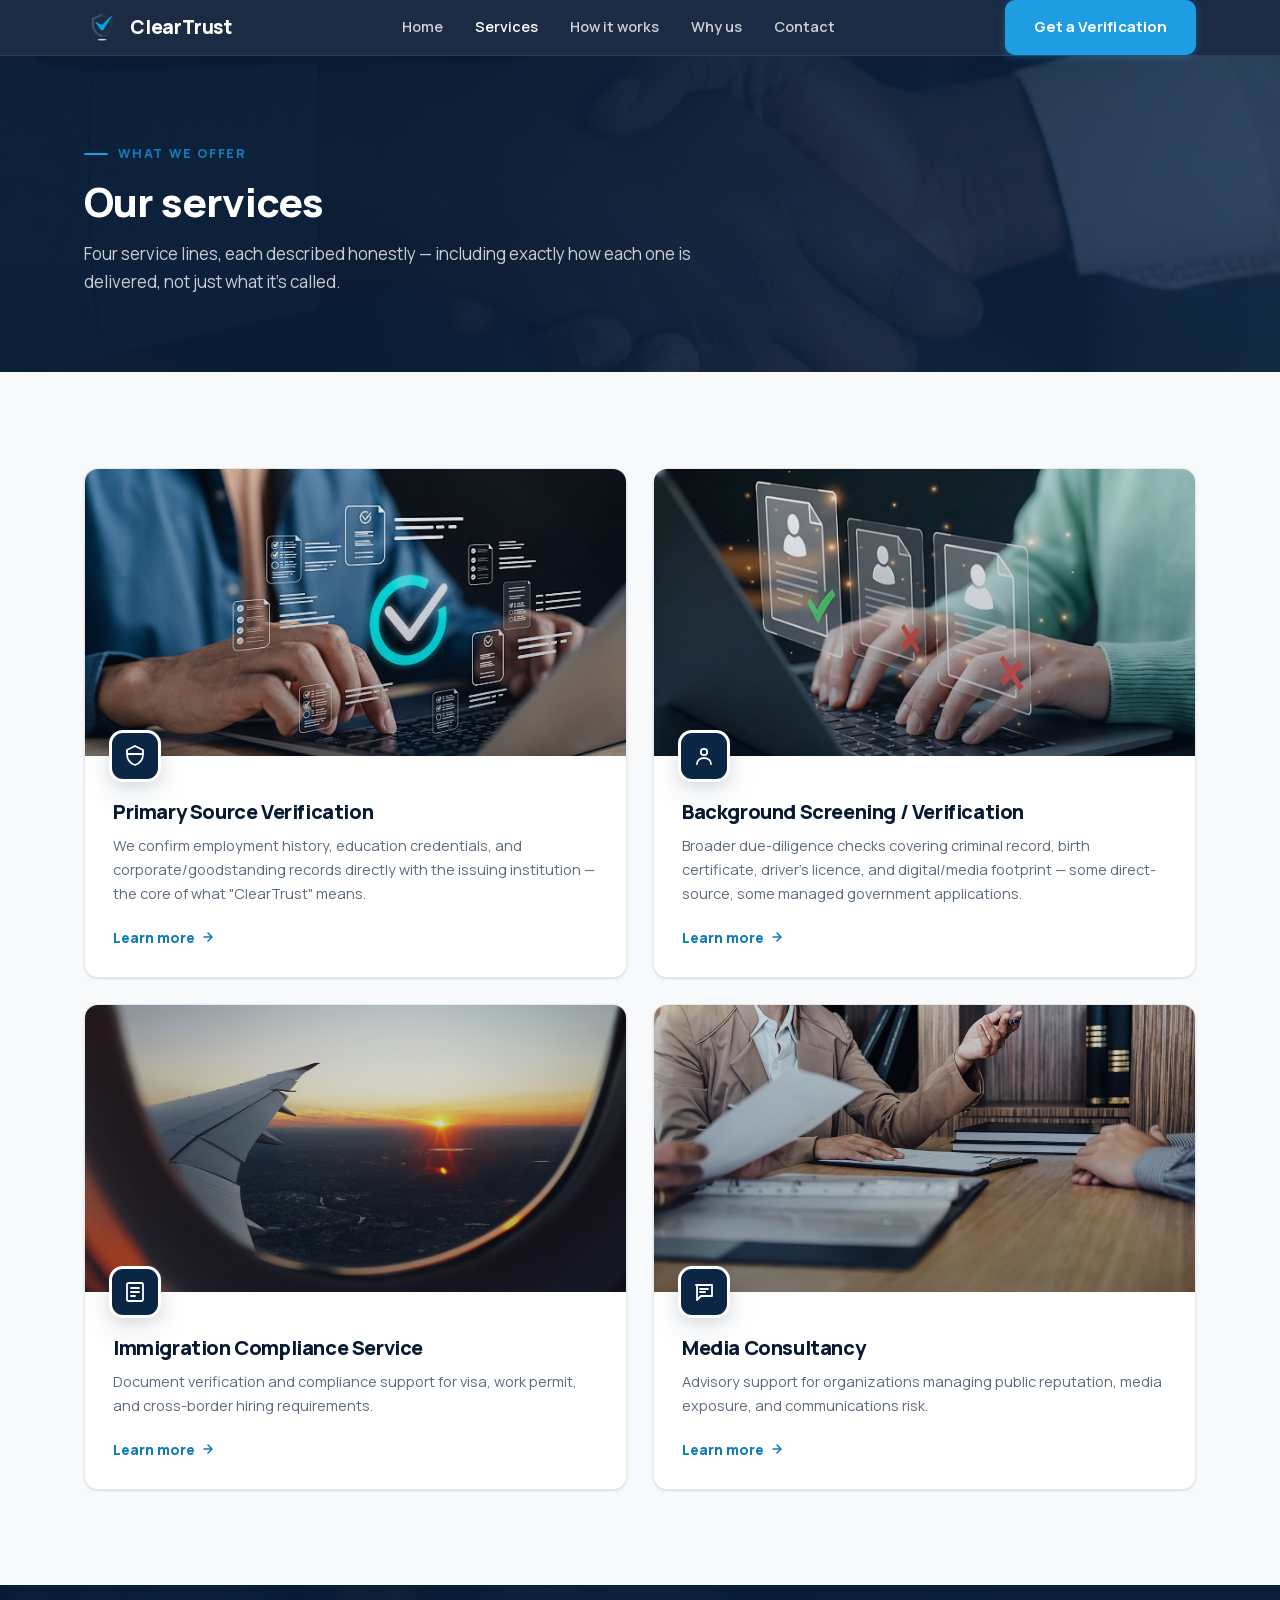
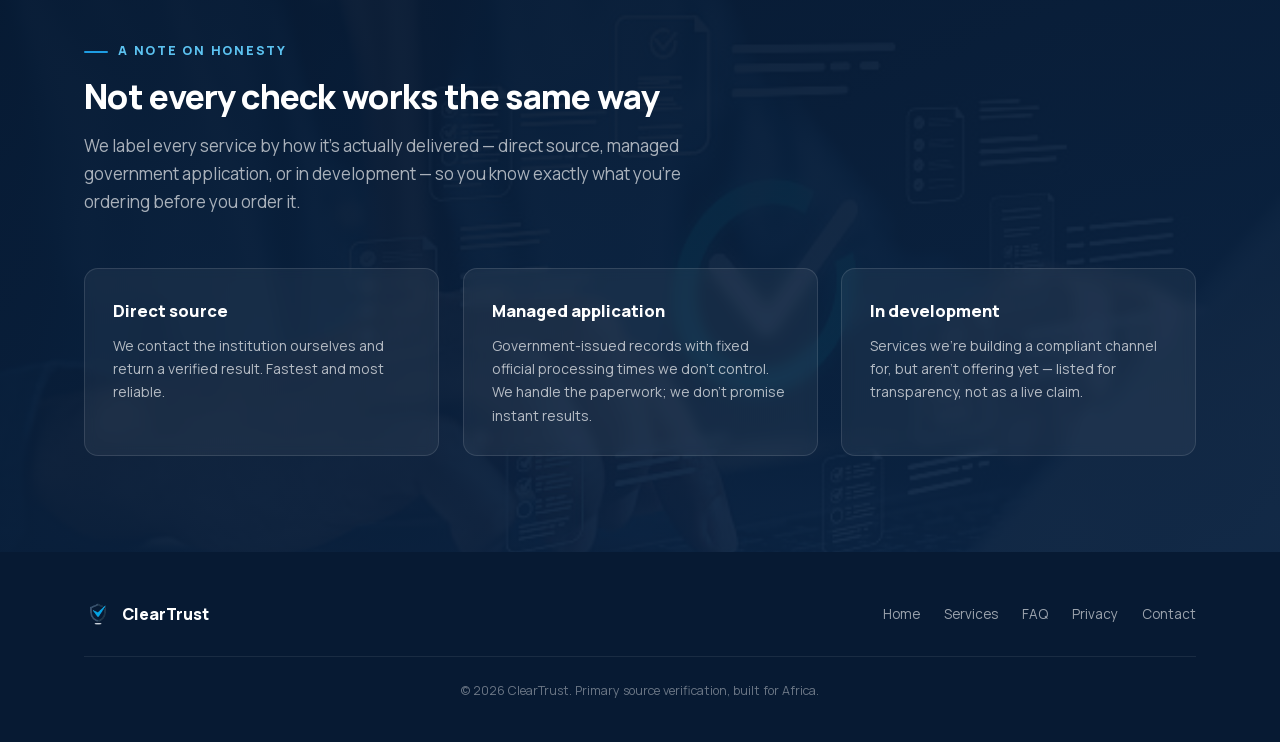
<file: services.html>
<!DOCTYPE html>
<html lang="en">
<head>
<meta charset="UTF-8">
<meta name="viewport" content="width=device-width, initial-scale=1.0">
<title>Services — ClearTrust</title>
<meta name="description" content="Four service lines — Primary Source Verification, Background Screening, Immigration Compliance, and Media Consultancy — each described honestly, including how it's delivered.">
<meta name="theme-color" content="#071a33">
<link rel="icon" type="image/png" href="assets/images/logo1-transparent.png">
<script>document.documentElement.className+=" js"</script>
<link rel="canonical" href="https://olluwatosin.github.io/cleartrust/services.html">
<meta property="og:type" content="website">
<meta property="og:site_name" content="ClearTrust">
<meta property="og:title" content="Services — ClearTrust">
<meta property="og:description" content="Four service lines — Primary Source Verification, Background Screening, Immigration Compliance, and Media Consultancy — each described honestly, including how it's delivered.">
<meta property="og:url" content="https://olluwatosin.github.io/cleartrust/services.html">
<meta property="og:image" content="https://olluwatosin.github.io/cleartrust/assets/images/og-image.png">
<meta property="og:image:width" content="1200">
<meta property="og:image:height" content="630">
<meta name="twitter:card" content="summary_large_image">
<meta name="twitter:title" content="Services — ClearTrust">
<meta name="twitter:description" content="Four service lines — Primary Source Verification, Background Screening, Immigration Compliance, and Media Consultancy — each described honestly, including how it's delivered.">
<meta name="twitter:image" content="https://olluwatosin.github.io/cleartrust/assets/images/og-image.png">
<link rel="stylesheet" href="css/style.css">
</head>
<body>

<a class="skip-link" href="#main">Skip to content</a>

<header>
  <nav class="wrap">
    <a href="index.html" class="logo">
      <img src="assets/images/logo1-transparent.png" alt="ClearTrust logo">
      ClearTrust
    </a>
    <div class="nav-links">
      <a href="index.html">Home</a>
      <a href="services.html" class="active">Services</a>
      <a href="index.html#how-it-works">How it works</a>
      <a href="index.html#why-us">Why us</a>
      <a href="index.html#contact">Contact</a>
    </div>
    <div class="nav-cta">
      <a href="index.html#contact" class="btn btn-primary">Get a Verification</a>
    </div>
    <button class="menu-toggle" aria-label="Open menu" aria-expanded="false">
      <svg width="22" height="22" viewBox="0 0 22 22" fill="none"><path d="M3 6h16M3 11h16M3 16h16" stroke="currentColor" stroke-width="2" stroke-linecap="round"/></svg>
    </button>
  </nav>
  <div class="mobile-menu">
    <a href="index.html">Home</a>
    <a href="services.html">Services</a>
    <a href="index.html#how-it-works">How it works</a>
    <a href="index.html#why-us">Why us</a>
    <a href="index.html#contact">Contact</a>
    <a href="index.html#contact" class="btn btn-primary">Get a Verification</a>
  </div>
</header>

<section id="main" tabindex="-1" class="page-hero page-hero--photo page-hero--services">
  <div class="wrap">
    <div class="eyebrow">What We Offer</div>
    <h1>Our services</h1>
    <p>Four service lines, each described honestly — including exactly how each one is delivered, not just what it's called.</p>
  </div>
</section>

<section class="services">
  <div class="wrap">
    <div class="line-grid">
      <a href="service-primary-source-verification.html" class="line-card">
        <div class="line-card-img">
          <img src="assets/images/primary-source-verification.jpg" alt="Digital records being confirmed with a checkmark at the source" loading="lazy">
        </div>
        <div class="icon-lg"><svg width="24" height="24" viewBox="0 0 24 24" fill="none"><path d="M4 10V6l8-4 8 4v4M4 10c0 6 3.5 9.5 8 11 4.5-1.5 8-5 8-11M4 10h16" stroke="#fff" stroke-width="1.8" stroke-linecap="round" stroke-linejoin="round"/></svg></div>
        <div class="line-card-body">
          <h3>Primary Source Verification</h3>
        <p>We confirm employment history, education credentials, and corporate/goodstanding records directly with the issuing institution — the core of what "ClearTrust" means.</p>
        <span class="learn-more">Learn more <svg width="14" height="14" viewBox="0 0 14 14" fill="none"><path d="M3 7h8M7 3l4 4-4 4" stroke="currentColor" stroke-width="1.6" stroke-linecap="round" stroke-linejoin="round"/></svg></span>
        </div>
      </a>
      <a href="service-background-screening.html" class="line-card">
        <div class="line-card-img">
          <img src="assets/images/background-screening.jpg" alt="Candidate records being reviewed and vetted on a laptop" loading="lazy">
        </div>
        <div class="icon-lg"><svg width="24" height="24" viewBox="0 0 24 24" fill="none"><circle cx="12" cy="8" r="3.2" stroke="#fff" stroke-width="1.8"/><path d="M5 20c0-3.5 3-6 7-6s7 2.5 7 6" stroke="#fff" stroke-width="1.8" stroke-linecap="round"/></svg></div>
        <div class="line-card-body">
          <h3>Background Screening / Verification</h3>
        <p>Broader due-diligence checks covering criminal record, birth certificate, driver's licence, and digital/media footprint — some direct-source, some managed government applications.</p>
        <span class="learn-more">Learn more <svg width="14" height="14" viewBox="0 0 14 14" fill="none"><path d="M3 7h8M7 3l4 4-4 4" stroke="currentColor" stroke-width="1.6" stroke-linecap="round" stroke-linejoin="round"/></svg></span>
        </div>
      </a>
      <a href="service-immigration-compliance.html" class="line-card">
        <div class="line-card-img">
          <img src="assets/images/immigration-travel.jpg" alt="View from an airplane window at sunset" loading="lazy">
        </div>
        <div class="icon-lg"><svg width="24" height="24" viewBox="0 0 24 24" fill="none"><rect x="4" y="3" width="16" height="18" rx="1.5" stroke="#fff" stroke-width="1.8"/><path d="M8 8h8M8 12h8M8 16h4" stroke="#fff" stroke-width="1.8" stroke-linecap="round"/></svg></div>
        <div class="line-card-body">
          <h3>Immigration Compliance Service</h3>
        <p>Document verification and compliance support for visa, work permit, and cross-border hiring requirements.</p>
        <span class="learn-more">Learn more <svg width="14" height="14" viewBox="0 0 14 14" fill="none"><path d="M3 7h8M7 3l4 4-4 4" stroke="currentColor" stroke-width="1.6" stroke-linecap="round" stroke-linejoin="round"/></svg></span>
        </div>
      </a>
      <a href="service-media-consultancy.html" class="line-card">
        <div class="line-card-img">
          <img src="assets/images/consultancy-meeting.jpg" alt="Advisory meeting across a desk with documents" loading="lazy">
        </div>
        <div class="icon-lg"><svg width="24" height="24" viewBox="0 0 24 24" fill="none"><path d="M4 5h16v11H9l-4 4V5z" stroke="#fff" stroke-width="1.8" stroke-linejoin="round"/><path d="M8 9h8M8 12h5" stroke="#fff" stroke-width="1.8" stroke-linecap="round"/></svg></div>
        <div class="line-card-body">
          <h3>Media Consultancy</h3>
        <p>Advisory support for organizations managing public reputation, media exposure, and communications risk.</p>
        <span class="learn-more">Learn more <svg width="14" height="14" viewBox="0 0 14 14" fill="none"><path d="M3 7h8M7 3l4 4-4 4" stroke="currentColor" stroke-width="1.6" stroke-linecap="round" stroke-linejoin="round"/></svg></span>
        </div>
      </a>
    </div>
  </div>
</section>

<section class="why" style="padding-top:0;">
  <div class="wrap" style="padding-top:56px;">
    <div class="eyebrow">A Note On Honesty</div>
    <h2>Not every check works the same way</h2>
    <p class="section-sub">We label every service by how it's actually delivered — direct source, managed government application, or in development — so you know exactly what you're ordering before you order it.</p>
    <div class="why-grid">
      <div class="why-card">
        <h4>Direct source</h4>
        <p>We contact the institution ourselves and return a verified result. Fastest and most reliable.</p>
      </div>
      <div class="why-card">
        <h4>Managed application</h4>
        <p>Government-issued records with fixed official processing times we don't control. We handle the paperwork; we don't promise instant results.</p>
      </div>
      <div class="why-card">
        <h4>In development</h4>
        <p>Services we're building a compliant channel for, but aren't offering yet — listed for transparency, not as a live claim.</p>
      </div>
    </div>
  </div>
</section>

<footer>
  <div class="wrap">
    <div class="footer-grid">
      <a href="index.html" class="footer-logo">
        <img src="assets/images/logo1-transparent.png" alt="ClearTrust">
        ClearTrust
      </a>
      <div class="footer-links">
        <a href="index.html">Home</a>
        <a href="services.html">Services</a>
        <a href="faq.html">FAQ</a>
        <a href="privacy.html">Privacy</a>
        <a href="index.html#contact">Contact</a>
      </div>
    </div>
    <div class="footer-bottom">© 2026 ClearTrust. Primary source verification, built for Africa.</div>
  </div>
</footer>

<script src="js/main.js"></script>

</body>
</html>
</file>
<file: css/style.css>
@font-face{
  font-family:'Manrope';
  src:url('../assets/fonts/manrope-variable.woff2') format('woff2-variations');
  font-weight:200 800;
  font-display:swap;
}

:root{
  --navy:#0b2545;
  --navy-dark:#071a33;
  --navy-light:#13315c;
  --blue:#1e9de3;
  --blue-light:#5cc2f0;
  --blue-dark:#127bb8;
  --ink:#1c2733;
  --grey:#5b6b7c;
  --line:#e4e9ef;
  --bg:#f7f9fb;
  --white:#ffffff;
  --green:#3ecf8e;
  --radius:14px;
  --radius-sm:10px;
  --shadow-sm:0 1px 2px rgba(11,37,69,.06),0 1px 3px rgba(11,37,69,.08);
  --shadow-md:0 4px 12px rgba(11,37,69,.08),0 12px 32px rgba(11,37,69,.10);
  --shadow-lg:0 8px 24px rgba(11,37,69,.12),0 24px 56px rgba(11,37,69,.14);
}
*{box-sizing:border-box;margin:0;padding:0;}
html{scroll-behavior:smooth;}
body{
  font-family:'Manrope',-apple-system,BlinkMacSystemFont,"Segoe UI",Roboto,Helvetica,Arial,sans-serif;
  color:var(--ink);
  background:var(--white);
  line-height:1.65;
  -webkit-font-smoothing:antialiased;
  text-rendering:optimizeLegibility;
}
a{text-decoration:none;color:inherit;}
img,svg{display:block;}
img{max-width:100%;}
::selection{background:var(--blue);color:var(--white);}
:focus-visible{outline:2px solid var(--blue);outline-offset:2px;}
.wrap{max-width:1160px;margin:0 auto;padding:0 24px;}
.btn{
  display:inline-flex;align-items:center;justify-content:center;gap:8px;
  padding:14px 28px;border-radius:var(--radius-sm);font-weight:700;font-size:15px;
  cursor:pointer;border:1px solid transparent;transition:all .18s ease;
  white-space:nowrap;font-family:inherit;letter-spacing:.005em;
}
.btn-primary{background:var(--blue);color:var(--white);box-shadow:0 2px 8px rgba(30,157,227,.35);}
.btn-primary:hover{background:var(--blue-light);transform:translateY(-1px);box-shadow:0 6px 18px rgba(30,157,227,.4);}
.btn-outline{background:rgba(255,255,255,.04);color:var(--white);border-color:rgba(255,255,255,.35);}
.btn-outline:hover{border-color:var(--white);background:rgba(255,255,255,.1);}
.btn-navy{background:var(--navy);color:var(--white);}
.btn-navy:hover{background:var(--navy-light);transform:translateY(-1px);box-shadow:var(--shadow-md);}
.btn[disabled]{opacity:.65;cursor:wait;transform:none;}
section{padding:96px 0;}
.eyebrow{
  text-transform:uppercase;letter-spacing:.14em;font-size:12.5px;
  font-weight:800;color:var(--blue-dark);margin-bottom:14px;
  display:flex;align-items:center;gap:10px;
}
.eyebrow::before{content:"";width:24px;height:2px;background:var(--blue);border-radius:2px;}
.center .eyebrow,.eyebrow.center{justify-content:center;}
h1,h2,h3{color:var(--navy-dark);font-weight:800;letter-spacing:-.02em;line-height:1.18;}
h2{font-size:34px;margin-bottom:16px;}
.section-sub{color:var(--grey);font-size:17px;max-width:640px;margin-bottom:52px;}
.center{text-align:center;margin-left:auto;margin-right:auto;}
.breadcrumb{font-size:13.5px;color:rgba(255,255,255,.6);margin-bottom:18px;}
.breadcrumb a{color:var(--blue-light);font-weight:600;}
.breadcrumb a:hover{color:var(--white);}
.breadcrumb span{margin:0 6px;}

/* NAV */
header{
  position:sticky;top:0;z-index:100;background:rgba(7,26,51,.92);
  backdrop-filter:blur(12px);-webkit-backdrop-filter:blur(12px);
  border-bottom:1px solid rgba(255,255,255,.08);
}
nav{display:flex;align-items:center;justify-content:space-between;padding:14px 0;}
.logo{display:flex;align-items:center;gap:10px;color:var(--white);font-weight:800;font-size:19px;letter-spacing:-.01em;}
.logo img{width:36px;height:36px;flex-shrink:0;}
.nav-links{display:flex;gap:32px;align-items:center;}
.nav-links a{color:rgba(255,255,255,.78);font-size:14.5px;font-weight:600;transition:color .15s ease;}
.nav-links a:hover,.nav-links a.active{color:var(--white);}
.nav-cta{display:flex;align-items:center;gap:16px;}
.menu-toggle{
  display:none;background:none;border:none;color:var(--white);cursor:pointer;
  width:44px;height:44px;align-items:center;justify-content:center;border-radius:8px;
}
.menu-toggle:hover{background:rgba(255,255,255,.08);}
.mobile-menu{display:none;}
header.nav-open .mobile-menu{
  display:flex;flex-direction:column;gap:4px;
  padding:10px 24px 20px;border-top:1px solid rgba(255,255,255,.08);
}
.mobile-menu a{color:rgba(255,255,255,.85);font-size:16px;font-weight:600;padding:12px 4px;border-radius:8px;}
.mobile-menu a:hover{color:var(--white);}
.mobile-menu .btn{margin-top:10px;}

/* PAGE HERO (interior pages) */
.page-hero{
  position:relative;color:var(--white);padding:88px 0 76px;
  background:linear-gradient(160deg,var(--navy) 0%,var(--navy-dark) 100%);
}
.page-hero h1{color:var(--white);font-size:40px;margin-bottom:14px;}
.page-hero p{color:rgba(255,255,255,.78);font-size:17px;max-width:620px;position:relative;z-index:1;}
.page-hero .wrap{position:relative;z-index:1;}
.page-hero--photo{
  background-size:cover;background-position:center;
}
.page-hero--services{background-image:linear-gradient(105deg,rgba(7,26,51,.96) 30%,rgba(11,37,69,.82) 100%),url('../assets/images/hero-handshake.jpg');}
.page-hero--psv{background-image:linear-gradient(105deg,rgba(7,26,51,.96) 30%,rgba(11,37,69,.78) 100%),url('../assets/images/primary-source-verification.jpg');}
.page-hero--screening{background-image:linear-gradient(105deg,rgba(7,26,51,.96) 30%,rgba(11,37,69,.78) 100%),url('../assets/images/background-screening.jpg');}
.page-hero--immigration{background-image:linear-gradient(105deg,rgba(7,26,51,.96) 30%,rgba(11,37,69,.72) 100%),url('../assets/images/immigration-travel.jpg');}
.page-hero--media{background-image:linear-gradient(105deg,rgba(7,26,51,.96) 30%,rgba(11,37,69,.80) 100%),url('../assets/images/consultancy-meeting.jpg');}

/* HOME HERO */
.hero{
  position:relative;color:var(--white);padding:140px 0 120px;
  background:
    linear-gradient(160deg, rgba(7,26,51,.94) 0%, rgba(11,37,69,.90) 55%, rgba(9,32,60,.86) 100%),
    url('../assets/images/hero-handshake.jpg') center/cover no-repeat;
  overflow:hidden;
}
.hero::after{
  content:"";position:absolute;right:-180px;top:-180px;width:560px;height:560px;
  background:radial-gradient(circle,rgba(30,157,227,.22) 0%,transparent 65%);
  pointer-events:none;
}
.hero-grid{display:grid;grid-template-columns:1.15fr .85fr;gap:56px;align-items:center;position:relative;z-index:1;}
.hero-logo{width:60px;height:60px;margin-bottom:24px;filter:drop-shadow(0 4px 12px rgba(0,0,0,.3));}
.hero h1{font-size:52px;line-height:1.1;color:var(--white);margin-bottom:22px;letter-spacing:-.025em;}
.hero h1 span{color:var(--blue-light);}
.hero p.lead{font-size:18.5px;color:rgba(255,255,255,.84);max-width:530px;margin-bottom:34px;line-height:1.6;}
.hero-actions{display:flex;gap:14px;flex-wrap:wrap;margin-bottom:38px;}
.hero-tagline{color:var(--blue-light);font-weight:700;font-size:16px;margin:-16px 0 34px;}
.hero-note{font-size:13.5px;color:rgba(255,255,255,.8);display:flex;align-items:center;gap:8px;}
.hero-panel{
  background:rgba(255,255,255,.06);border:1px solid rgba(255,255,255,.16);
  border-radius:var(--radius);padding:30px;backdrop-filter:blur(10px);-webkit-backdrop-filter:blur(10px);
  box-shadow:0 24px 64px rgba(0,0,0,.28);
}
.hero-panel h3{color:var(--white);font-size:14px;margin-bottom:16px;font-weight:700;text-transform:uppercase;letter-spacing:.08em;}
.verify-row{display:flex;align-items:center;justify-content:space-between;padding:12px 0;border-bottom:1px solid rgba(255,255,255,.1);font-size:14px;color:rgba(255,255,255,.9);}
.verify-row>span:last-child{color:rgba(255,255,255,.55);font-size:12.5px;font-weight:600;text-transform:uppercase;letter-spacing:.04em;}
.verify-row:last-child{border-bottom:none;}
.status-dot{width:8px;height:8px;border-radius:50%;display:inline-block;margin-right:8px;flex-shrink:0;}
.status-live{background:var(--green);box-shadow:0 0 0 3px rgba(62,207,142,.2);}
.status-progress{background:var(--blue-light);box-shadow:0 0 0 3px rgba(92,194,240,.18);}

/* MISSION / VISION */
.mv{background:var(--bg);}
.mv-grid{display:grid;grid-template-columns:1fr 1fr;gap:28px;}
.mv-card{background:var(--white);border:1px solid var(--line);border-radius:var(--radius);padding:38px;position:relative;overflow:hidden;box-shadow:var(--shadow-sm);}
.mv-card::before{content:"";position:absolute;top:0;left:0;width:4px;height:100%;background:linear-gradient(180deg,var(--blue) 0%,var(--blue-dark) 100%);}
.mv-card h3{font-size:13px;text-transform:uppercase;letter-spacing:.12em;color:var(--blue-dark);margin-bottom:14px;}
.mv-card p{font-size:18px;color:var(--navy-dark);font-weight:500;line-height:1.6;}

/* SERVICES */
.services{background:var(--bg);}
.tier-header{display:flex;align-items:center;gap:12px;margin:48px 0 22px;}
.tier-header:first-of-type{margin-top:0;}
.tier-badge{
  font-size:11.5px;font-weight:800;text-transform:uppercase;letter-spacing:.06em;
  padding:5px 12px;border-radius:20px;
}
.tier-badge.live{background:#e4f6ee;color:#1b8a5a;}
.tier-badge.managed{background:#e8f4fc;color:var(--blue-dark);}
.tier-badge.soon{background:#eef1f5;color:var(--grey);}
.tier-title{font-size:15px;font-weight:800;color:var(--navy-dark);}
.tier-desc{color:var(--grey);font-size:14.5px;margin-bottom:20px;max-width:640px;}
.card-grid{display:grid;grid-template-columns:repeat(2,1fr);gap:18px;}
.service-card{
  background:var(--white);border:1px solid var(--line);border-radius:var(--radius);
  padding:26px;transition:box-shadow .2s ease, transform .2s ease;box-shadow:var(--shadow-sm);
}
.service-card:hover{box-shadow:var(--shadow-md);transform:translateY(-3px);}
.service-card .icon{
  width:42px;height:42px;border-radius:10px;background:var(--navy);
  display:flex;align-items:center;justify-content:center;margin-bottom:14px;
}
.service-card.soon .icon{background:#c7ced7;}
.service-card h4{font-size:16.5px;margin-bottom:8px;color:var(--navy-dark);font-weight:800;}
.service-card p{font-size:14px;color:var(--grey);}

/* SERVICE LINE CARDS (photo-led) */
.line-grid{display:grid;grid-template-columns:repeat(2,1fr);gap:26px;}
.line-card{
  background:var(--white);border:1px solid var(--line);border-radius:var(--radius);
  display:flex;flex-direction:column;overflow:hidden;
  transition:box-shadow .22s ease, transform .22s ease;box-shadow:var(--shadow-sm);
}
.line-card:hover{box-shadow:var(--shadow-lg);transform:translateY(-5px);}
.line-card-img{
  position:relative;aspect-ratio:16/8.5;overflow:hidden;background:var(--navy);
}
.line-card-img img{width:100%;height:100%;object-fit:cover;transition:transform .5s ease;}
.line-card:hover .line-card-img img{transform:scale(1.05);}
.line-card-img::after{
  content:"";position:absolute;inset:0;
  background:linear-gradient(180deg,rgba(7,26,51,.08) 0%,rgba(7,26,51,.35) 100%);
}
.line-card .icon-lg{
  position:relative;z-index:2;margin:-26px 0 0 24px;
  width:52px;height:52px;border-radius:14px;background:var(--navy);
  display:flex;align-items:center;justify-content:center;
  border:3px solid var(--white);box-shadow:var(--shadow-md);
}
.line-card-body{padding:18px 28px 28px;display:flex;flex-direction:column;flex-grow:1;}
.line-card h3{font-size:20px;margin-bottom:10px;}
.line-card p{color:var(--grey);font-size:14.5px;margin-bottom:20px;flex-grow:1;}
.line-card .learn-more{color:var(--blue-dark);font-weight:800;font-size:14px;display:inline-flex;align-items:center;gap:6px;}
.line-card .learn-more svg{transition:transform .18s ease;}
.line-card:hover .learn-more svg{transform:translateX(4px);}

/* SERVICE DETAIL PAGE */
.detail-grid{display:grid;grid-template-columns:1.5fr 1fr;gap:56px;align-items:start;}
.detail-body h2{font-size:26px;margin-top:38px;}
.detail-body h2:first-child{margin-top:0;}
.detail-body p{color:var(--grey);font-size:16px;margin-bottom:18px;}
.detail-body ul{margin:0 0 24px 20px;color:var(--grey);font-size:15.5px;}
.detail-body li{margin-bottom:10px;}
.detail-photo{
  border-radius:var(--radius);overflow:hidden;margin-bottom:22px;box-shadow:var(--shadow-md);
}
.detail-photo img{width:100%;height:auto;object-fit:cover;aspect-ratio:16/10;}
.side-card{background:var(--bg);border:1px solid var(--line);border-radius:var(--radius);padding:26px;margin-bottom:20px;}
.side-card h4{font-size:13px;text-transform:uppercase;letter-spacing:.08em;color:var(--navy-dark);margin-bottom:14px;font-weight:800;}
.side-card .status-line{display:flex;align-items:center;gap:8px;font-size:14px;color:var(--ink);margin-bottom:10px;}
.side-card .status-line:last-child{margin-bottom:0;}
.other-services{list-style:none;}
.other-services li{margin-bottom:10px;}
.other-services a{font-size:14.5px;color:var(--blue-dark);font-weight:700;}
.other-services a:hover{text-decoration:underline;}

/* HOW IT WORKS */
.steps{display:grid;grid-template-columns:repeat(4,1fr);gap:24px;counter-reset:step;}
.step{
  position:relative;padding:28px 24px;background:var(--white);
  border:1px solid var(--line);border-radius:var(--radius);box-shadow:var(--shadow-sm);
  transition:box-shadow .2s ease, transform .2s ease;
}
.step:hover{box-shadow:var(--shadow-md);transform:translateY(-3px);}
.step-num{
  width:40px;height:40px;border-radius:12px;background:linear-gradient(135deg,var(--blue) 0%,var(--blue-dark) 100%);
  color:var(--white);display:flex;align-items:center;justify-content:center;font-weight:800;font-size:15px;
  margin-bottom:16px;box-shadow:0 4px 12px rgba(30,157,227,.3);
}
.step h4{font-size:16px;margin-bottom:8px;font-weight:800;}
.step p{font-size:14px;color:var(--grey);}
#how-it-works{background:var(--bg);}

/* WHY US */
.why{
  background:
    linear-gradient(160deg,rgba(7,26,51,.97) 0%,rgba(11,37,69,.95) 100%),
    url('../assets/images/primary-source-verification.jpg') center/cover no-repeat;
  color:var(--white);
}
.why h2{color:var(--white);}
.why .eyebrow{color:var(--blue-light);}
.why .section-sub{color:rgba(255,255,255,.65);}
.why-grid{display:grid;grid-template-columns:repeat(3,1fr);gap:24px;}
.why-card{
  background:rgba(255,255,255,.05);border:1px solid rgba(255,255,255,.12);
  border-radius:var(--radius);padding:28px;backdrop-filter:blur(6px);-webkit-backdrop-filter:blur(6px);
}
.why-card h4{color:var(--white);font-size:16.5px;margin-bottom:10px;font-weight:800;}
.why-card p{color:rgba(255,255,255,.68);font-size:14px;}

/* CONTACT */
.contact-grid{display:grid;grid-template-columns:.9fr 1.1fr;gap:56px;}
.contact-info h2{margin-bottom:14px;}
.contact-info p{color:var(--grey);font-size:16px;margin-bottom:28px;max-width:440px;}
.contact-line{display:flex;align-items:center;gap:12px;margin-bottom:16px;font-size:14.5px;color:var(--ink);font-weight:500;}
.contact-line .ic{width:38px;height:38px;border-radius:10px;background:var(--bg);border:1px solid var(--line);display:flex;align-items:center;justify-content:center;flex-shrink:0;}
form{background:var(--white);border:1px solid var(--line);border-radius:var(--radius);padding:34px;box-shadow:var(--shadow-md);}
#contact{background:var(--bg);}
.form-row{display:grid;grid-template-columns:1fr 1fr;gap:16px;}
.field{display:flex;flex-direction:column;gap:6px;margin-bottom:16px;}
.field label{font-size:13px;font-weight:700;color:var(--navy-dark);}
.field input,.field select,.field textarea{
  padding:12px 14px;border:1px solid var(--line);border-radius:var(--radius-sm);font-size:14.5px;
  font-family:inherit;background:var(--white);color:var(--ink);transition:border-color .15s ease,box-shadow .15s ease;
}
.field input:hover,.field select:hover,.field textarea:hover{border-color:#c9d3dd;}
.field input:focus,.field select:focus,.field textarea:focus{
  outline:none;border-color:var(--blue);box-shadow:0 0 0 3px rgba(30,157,227,.15);
}
.field textarea{resize:vertical;min-height:100px;}
.form-msg{display:none;margin-top:16px;padding:13px 16px;border-radius:var(--radius-sm);font-size:14px;font-weight:600;}
.form-msg.show{display:block;}
.form-msg.success{background:#e4f6ee;color:#1b8a5a;border:1px solid #bce8d3;}
.form-msg.error{background:#fdeeee;color:#b3453f;border:1px solid #f3cfcd;}

footer{background:var(--navy-dark);color:rgba(255,255,255,.6);padding:48px 0 40px;}
.footer-grid{display:flex;justify-content:space-between;align-items:center;flex-wrap:wrap;gap:16px;}
.footer-logo{display:flex;align-items:center;gap:10px;color:var(--white);font-weight:800;font-size:16px;}
.footer-logo img{width:28px;height:28px;}
.footer-links{display:flex;gap:24px;font-size:13.5px;flex-wrap:wrap;}
.footer-links a{transition:color .15s ease;}
.footer-links a:hover{color:var(--white);}
.footer-bottom{margin-top:28px;padding-top:24px;border-top:1px solid rgba(255,255,255,.08);font-size:12.5px;text-align:center;color:rgba(255,255,255,.4);}

@media (max-width:880px){
  .hero-grid,.contact-grid,.detail-grid,.mv-grid,.line-grid,.coverage-grid{grid-template-columns:1fr;}
  .hero-panel{order:-1;}
  .coverage-map{order:-1;}
  .card-grid{grid-template-columns:1fr;}
  .steps{grid-template-columns:1fr 1fr;}
  .why-grid{grid-template-columns:1fr;}
  .form-row{grid-template-columns:1fr;}
  .nav-links,.nav-cta{display:none;}
  .menu-toggle{display:flex;}
  h2{font-size:27px;}
  .hero{padding:88px 0 76px;}
  .hero h1{font-size:36px;}
  section{padding:64px 0;}
  .page-hero{padding:64px 0 56px;}
  .page-hero h1{font-size:30px;}
}
@media (max-width:560px){
  .steps{grid-template-columns:1fr;}
  .hero h1{font-size:32px;}
  .hero-panel{padding:24px;}
}
@media (max-width:400px){
  /* Verify rows: drop the delivery tag onto its own line so long
     names like "Digital & Media Footprint" never force overflow */
  .verify-row{flex-wrap:wrap;}
  .verify-row>span:last-child{flex-basis:100%;margin-top:3px;padding-left:16px;}
}

/* Let grid/flex children shrink below their content's intrinsic width
   so form controls and long tokens never force horizontal overflow */
.contact-grid>*,.field{min-width:0;}
.field input,.field select,.field textarea{width:100%;min-width:0;}
.contact-line{word-break:break-word;}

/* WHERE WE OPERATE (coverage map) */
.coverage{
  background:linear-gradient(160deg,var(--navy) 0%,var(--navy-dark) 100%);
  color:var(--white);overflow:hidden;
}
.coverage .eyebrow{color:var(--blue-light);}
.coverage h2{color:var(--white);}
.coverage .section-sub{color:rgba(255,255,255,.68);}
.coverage-grid{display:grid;grid-template-columns:1fr 1fr;gap:56px;align-items:center;}
.coverage-text p{color:rgba(255,255,255,.72);font-size:16.5px;max-width:440px;margin-bottom:26px;}
.country-list{list-style:none;display:flex;flex-wrap:wrap;gap:10px;}
.country-list li{
  display:flex;align-items:center;gap:8px;font-size:14px;font-weight:600;
  color:rgba(255,255,255,.9);background:rgba(255,255,255,.06);
  border:1px solid rgba(255,255,255,.14);border-radius:20px;padding:8px 14px;
}
.country-list li::before{content:"";width:8px;height:8px;border-radius:50%;background:var(--blue);flex-shrink:0;}
.country-list li.ct-home{background:rgba(92,194,240,.16);border-color:rgba(92,194,240,.5);color:var(--white);}
.country-list li.ct-home::before{background:var(--blue-light);box-shadow:0 0 0 3px rgba(92,194,240,.25);}
.coverage-map{display:flex;justify-content:center;}
.africa-map{width:100%;max-width:500px;height:auto;overflow:visible;}
.africa-map path{transition:fill .15s ease;}
.africa-map .ct-base{fill:rgba(255,255,255,.08);stroke:rgba(255,255,255,.16);stroke-width:.4;}
.africa-map .ct-base:hover{fill:rgba(255,255,255,.18);cursor:default;}
.africa-map .ct-hl{fill:var(--blue);stroke:rgba(255,255,255,.35);stroke-width:.5;}
.africa-map .ct-hq{fill:var(--blue-light);}
.africa-map .ct-hl:hover{fill:var(--blue-light);cursor:default;}
/* Cursor tooltip for the map */
.map-tip{
  position:fixed;z-index:200;pointer-events:none;opacity:0;
  transform:translate(-50%,-145%);transition:opacity .12s ease;
  background:var(--navy-dark);color:#fff;font-size:12.5px;font-weight:700;
  padding:5px 11px;border-radius:7px;border:1px solid rgba(255,255,255,.16);
  white-space:nowrap;box-shadow:0 6px 18px rgba(0,0,0,.35);
}
.map-tip.show{opacity:1;}

/* SKIP LINK (accessibility) */
.skip-link{
  position:absolute;left:-9999px;top:0;z-index:200;
  background:var(--blue);color:var(--white);padding:12px 18px;border-radius:0 0 8px 0;
  font-weight:700;font-size:14px;
}
.skip-link:focus{left:0;}

/* CONSENT CHECKBOX */
.consent{display:flex;align-items:flex-start;gap:10px;margin:4px 0 18px;cursor:pointer;}
.consent input{width:18px;height:18px;margin-top:2px;flex-shrink:0;accent-color:var(--blue);cursor:pointer;}
.consent span{font-size:13px;color:var(--grey);line-height:1.5;}

/* WHATSAPP FLOATING BUTTON */
.whatsapp-fab{
  position:fixed;right:22px;bottom:22px;z-index:90;
  width:58px;height:58px;border-radius:50%;background:#25d366;color:#fff;
  display:flex;align-items:center;justify-content:center;
  box-shadow:0 8px 24px rgba(37,211,102,.4);transition:transform .18s ease,box-shadow .18s ease;
}
.whatsapp-fab:hover{transform:translateY(-2px) scale(1.05);box-shadow:0 12px 30px rgba(37,211,102,.5);}
@media (max-width:560px){.whatsapp-fab{width:52px;height:52px;right:16px;bottom:16px;}}

/* LEGAL / CONTENT PAGES (privacy, etc.) */
.content-page{max-width:820px;}
.content-page h2{font-size:23px;margin:38px 0 14px;}
.content-page h2:first-child{margin-top:0;}
.content-page p,.content-page li{color:var(--grey);font-size:15.5px;margin-bottom:14px;}
.content-page ul{margin:0 0 20px 20px;}
.content-page li{margin-bottom:8px;}
.content-page a{color:var(--blue-dark);font-weight:600;}
.content-page a:hover{text-decoration:underline;}
.placeholder{
  background:#fff7e6;border:1px dashed #e0b74d;border-radius:8px;
  padding:2px 8px;color:#8a6d1f;font-size:14px;font-weight:600;
  white-space:normal;overflow-wrap:break-word;
}
.notice{
  background:#e8f4fc;border:1px solid #c5e3f6;border-left:4px solid var(--blue);
  border-radius:var(--radius-sm);padding:16px 20px;margin-bottom:28px;
  font-size:14.5px;color:var(--navy-dark);
}
.updated{font-size:13.5px;color:var(--grey);margin-bottom:32px;}

/* FAQ (native <details> — accessible, works without JS) */
.faq{max-width:820px;}
.faq-item{border:1px solid var(--line);border-radius:var(--radius);margin-bottom:14px;background:var(--white);box-shadow:var(--shadow-sm);overflow:hidden;}
.faq-item summary{
  list-style:none;cursor:pointer;padding:22px 26px;font-weight:700;font-size:16.5px;
  color:var(--navy-dark);display:flex;align-items:center;justify-content:space-between;gap:16px;
}
.faq-item summary::-webkit-details-marker{display:none;}
.faq-item summary::after{
  content:"";width:11px;height:11px;flex-shrink:0;border-right:2px solid var(--blue-dark);
  border-bottom:2px solid var(--blue-dark);transform:rotate(45deg);transition:transform .2s ease;margin-top:-4px;
}
.faq-item[open] summary::after{transform:rotate(-135deg);margin-top:2px;}
.faq-item summary:hover{color:var(--blue-dark);}
.faq-answer{padding:0 26px 22px;color:var(--grey);font-size:15px;line-height:1.65;}
.faq-answer p{margin-bottom:12px;}
.faq-answer p:last-child{margin-bottom:0;}

/* ============================================================
   MOTION — subtle, on-brand. All gated by html.js (added by an
   inline head script) so content is always visible without JS,
   and fully disabled under prefers-reduced-motion.
   ============================================================ */

/* Reveal targets — hidden at first paint only when JS is on */
html.js .mv-card,
html.js .line-card,
html.js .step,
html.js .why-card,
html.js .service-card,
html.js .detail-photo,
html.js .side-card,
html.js .contact-info,
html.js .hero-panel,
html.js .hero-logo,
html.js .hero .eyebrow,
html.js .hero h1,
html.js .hero p.lead,
html.js .hero-actions,
html.js .hero-note{
  opacity:0;
  transform:translateY(18px);
  transition:opacity .6s cubic-bezier(.16,.84,.44,1),transform .6s cubic-bezier(.16,.84,.44,1);
  transition-delay:calc(var(--i,0) * 70ms);
  will-change:opacity,transform;
}
html.js .mv-card.in,
html.js .line-card.in,
html.js .step.in,
html.js .why-card.in,
html.js .service-card.in,
html.js .detail-photo.in,
html.js .side-card.in,
html.js .contact-info.in,
html.js .hero-panel.in,
html.js .hero-logo.in,
html.js .hero .eyebrow.in,
html.js .hero h1.in,
html.js .hero p.lead.in,
html.js .hero-actions.in,
html.js .hero-note.in{
  opacity:1;
  transform:none;
}

/* Set 4 — header condenses on scroll */
header nav{transition:padding .25s ease;}
header{transition:background .25s ease,box-shadow .25s ease;}
header.scrolled{background:rgba(7,26,51,.98);box-shadow:0 6px 24px rgba(4,10,22,.4);}
header.scrolled nav{padding:9px 0;}

/* Set 2 — soft pulse on the live status dots */
@keyframes pulse-live{
  0%{box-shadow:0 0 0 0 rgba(62,207,142,.5);}
  70%{box-shadow:0 0 0 7px rgba(62,207,142,0);}
  100%{box-shadow:0 0 0 0 rgba(62,207,142,0);}
}
html.js .status-live{animation:pulse-live 2.6s ease-out infinite;}

/* Set 3 — the hero checkmark draws itself in on load */
@keyframes draw-check{to{stroke-dashoffset:0;}}
html.js .hero-note svg path{
  stroke-dasharray:24;stroke-dashoffset:24;
  animation:draw-check .55s ease forwards .55s;
}

/* Set 5 — animated check in the form success message */
.form-check{width:20px;height:20px;flex-shrink:0;vertical-align:-4px;margin-right:8px;display:inline-block;}
.form-check path{stroke-dasharray:24;stroke-dashoffset:24;animation:draw-check .5s ease forwards .1s;}

@media (prefers-reduced-motion: reduce){
  *,*::before,*::after{
    animation-duration:.001ms !important;
    animation-iteration-count:1 !important;
    transition-duration:.001ms !important;
    scroll-behavior:auto !important;
  }
  html.js .mv-card,html.js .line-card,html.js .step,html.js .why-card,
  html.js .service-card,html.js .detail-photo,html.js .side-card,
  html.js .contact-info,html.js .hero-panel,html.js .hero-logo,
  html.js .hero .eyebrow,html.js .hero h1,html.js .hero p.lead,
  html.js .hero-actions,html.js .hero-note{opacity:1 !important;transform:none !important;}
  html.js .hero-note svg path,.form-check path{stroke-dashoffset:0 !important;}
}

/* Coverage grid collapse — placed after the .coverage-grid base rule so it
   wins on mobile (the earlier 880px block is overridden by source order) */
@media (max-width:880px){
  .coverage-grid{grid-template-columns:1fr;}
  .coverage-map{order:-1;margin-bottom:8px;}
  .africa-map{max-width:420px;}
}
</file>
